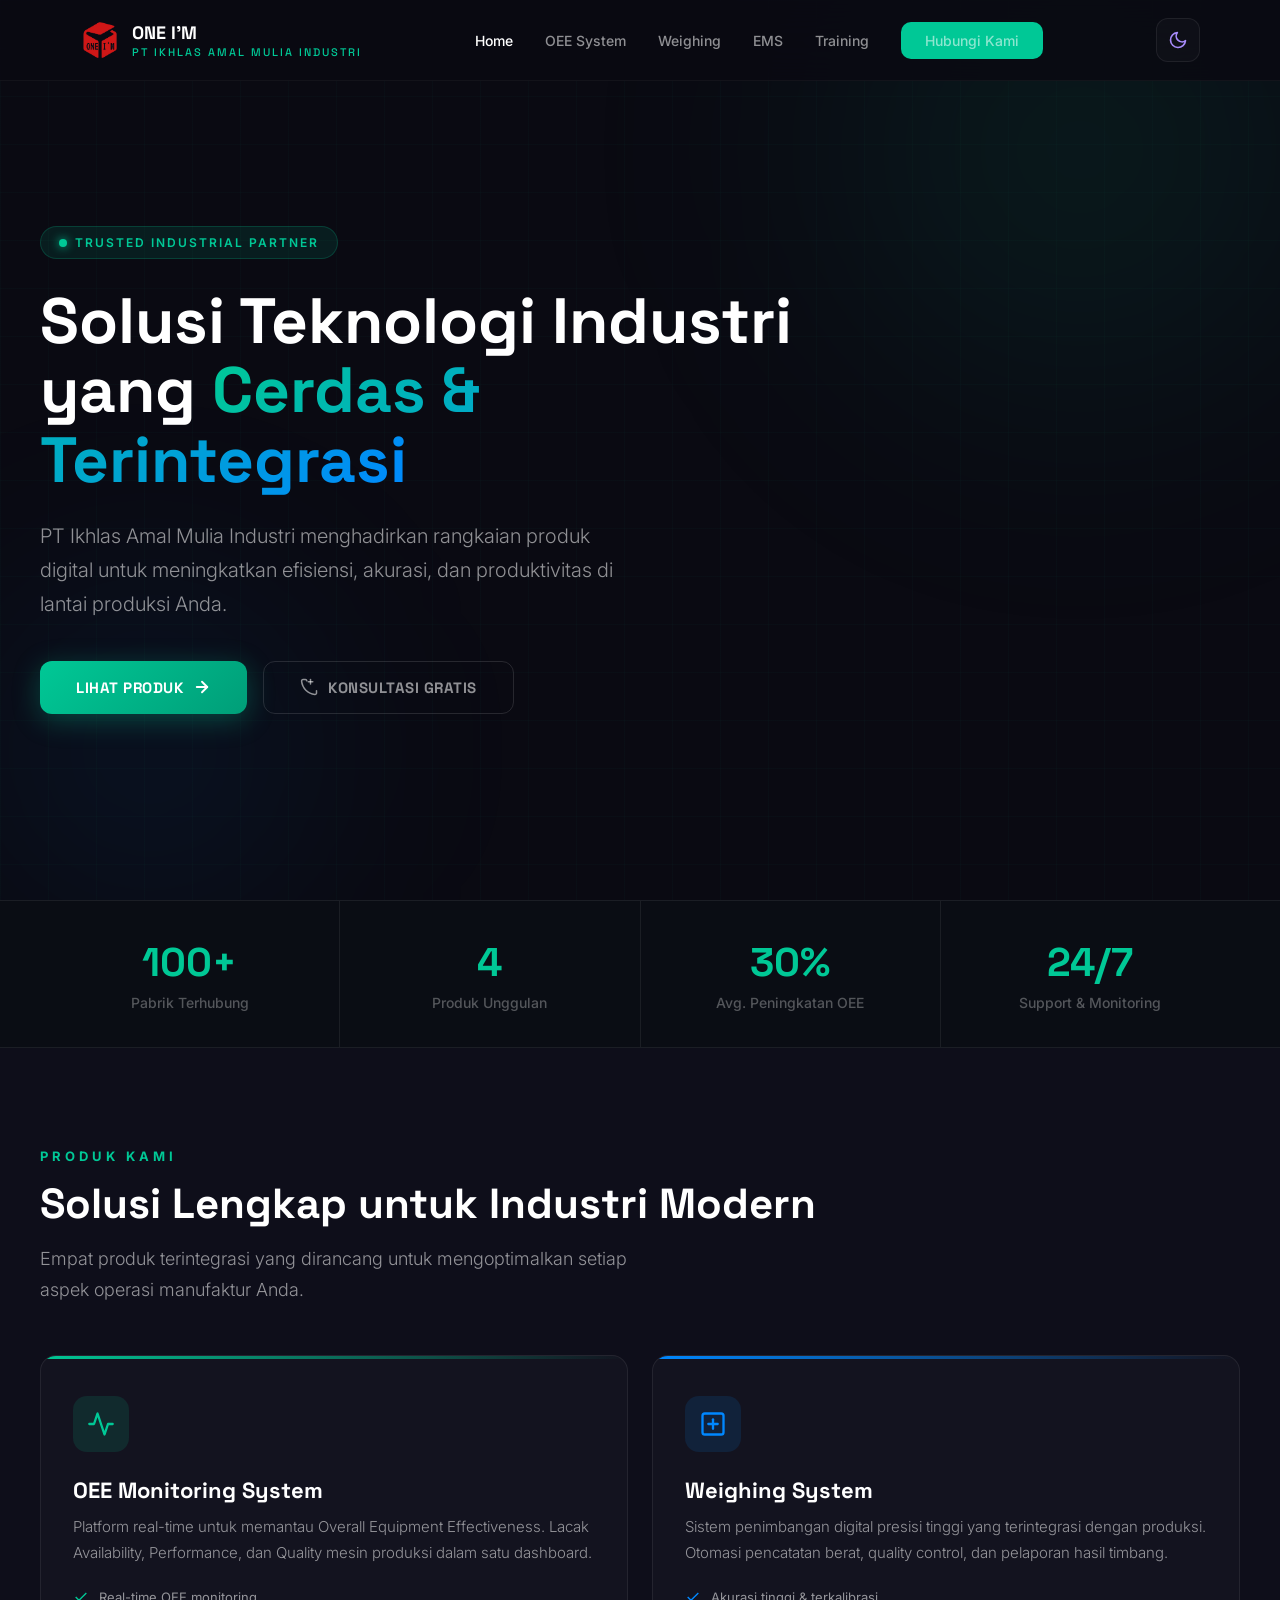
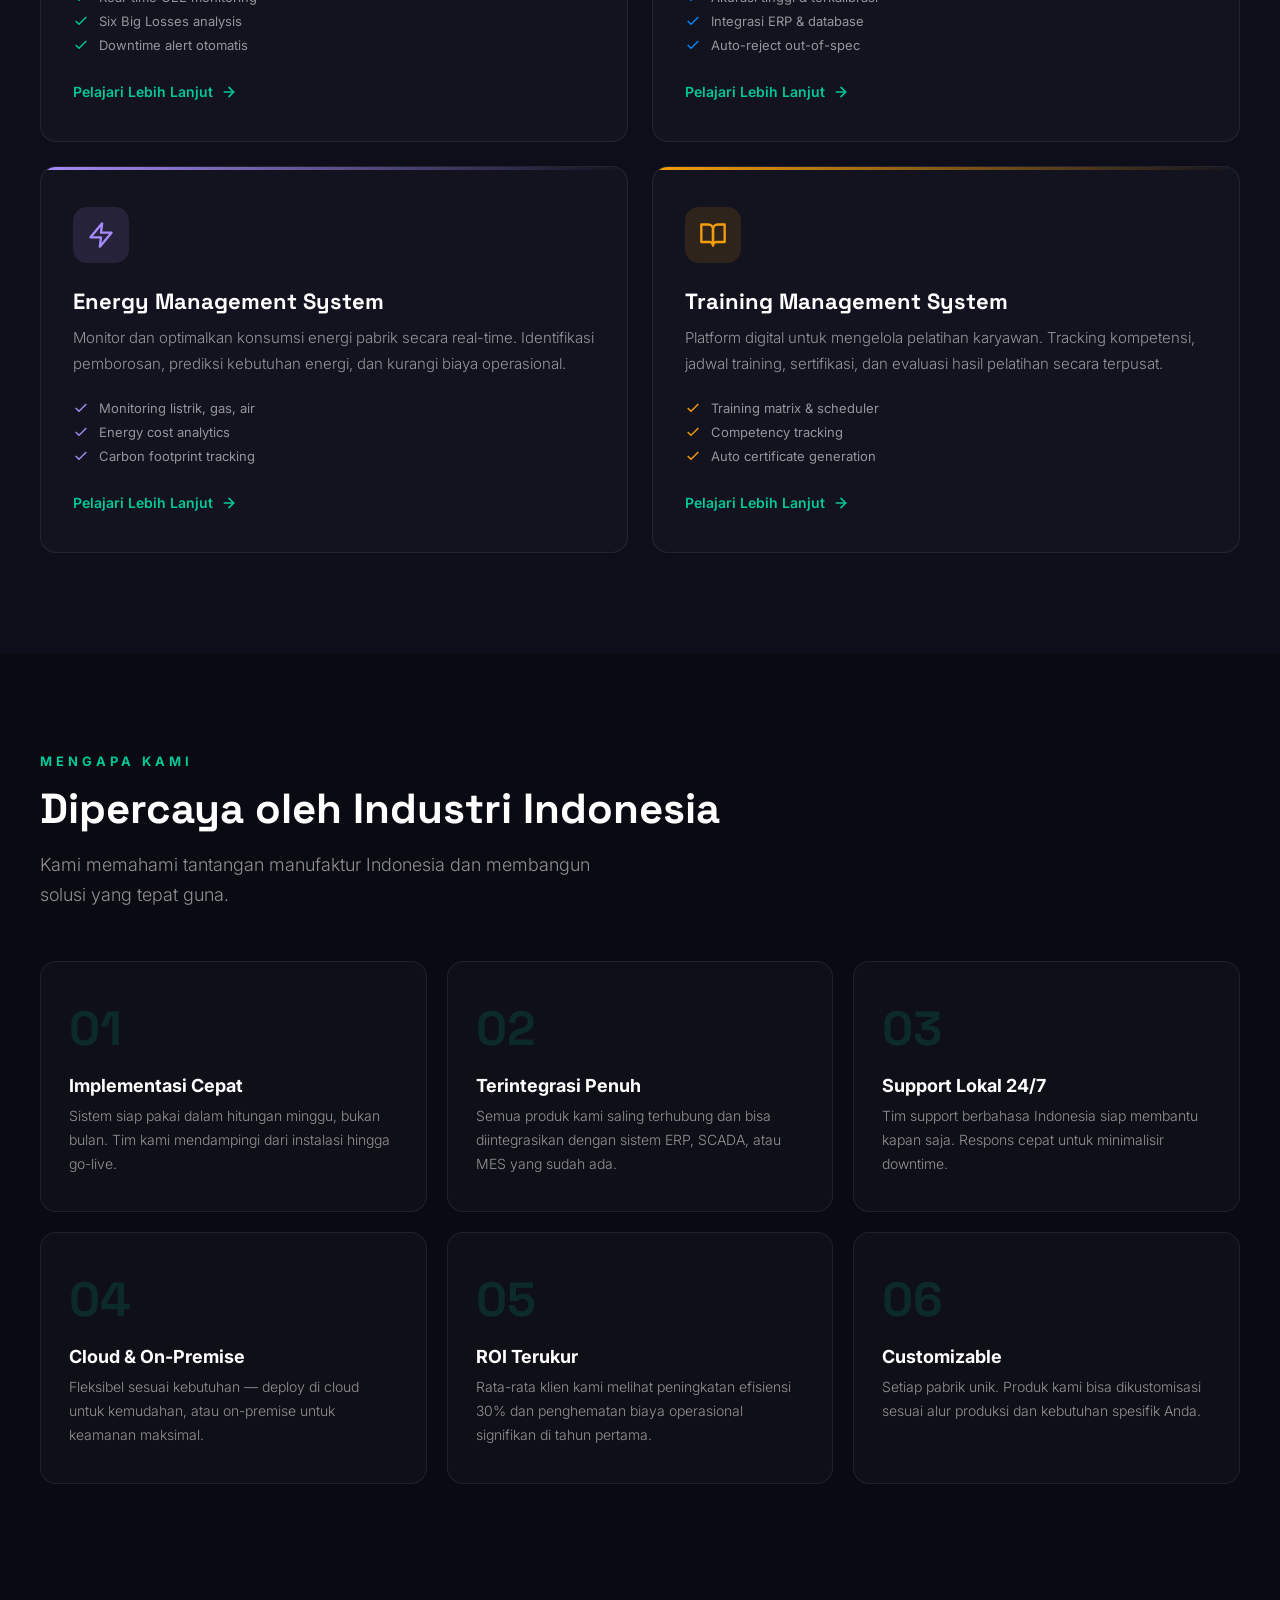
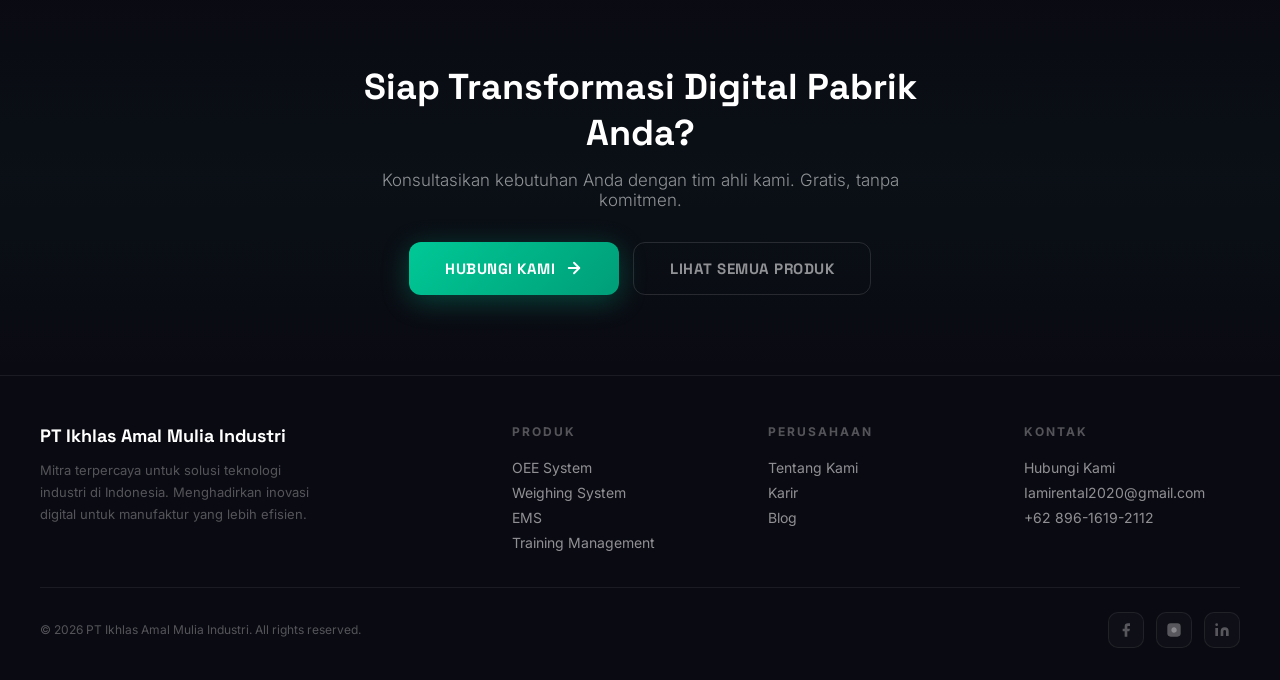
<file: index.html>
<!DOCTYPE html>
<html lang="id">
<head>
<meta charset="UTF-8">
<meta name="viewport" content="width=device-width, initial-scale=1.0">
<link rel="icon" type="image/x-icon" href="img/favicon.ico">
<link rel="apple-touch-icon" sizes="180x180" href="img/favicon-180.png">
<title>PT Ikhlas Amal Mulia Industri — Industrial Technology Solutions</title>
<link rel="preconnect" href="https://fonts.googleapis.com">
<link href="https://fonts.googleapis.com/css2?family=Inter:wght@300;400;500;600;700;800;900&family=Space+Grotesk:wght@400;500;600;700;800&family=JetBrains+Mono:wght@400;500;600&display=swap" rel="stylesheet">
<link rel="stylesheet" href="css/theme.css">
<script src="theme.js"></script>
<link rel="stylesheet" href="css/main.css">
</head>
<body>

<!-- NAV -->
<nav class="nav">
  <div class="nav-inner">
    <a href="index.html" class="nav-logo">
      <div class="nav-logo-icon"><img src="img/logo.png" alt="ONE I'M Logo"></div>
      <div class="nav-brand">ONE I'M<span>PT Ikhlas Amal Mulia Industri</span></div>
    </a>
    <div class="nav-links">
      <a href="index.html" class="active">Home</a>
      <a href="oee.html">OEE System</a>
      <a href="weighing.html">Weighing</a>
      <a href="ems.html">EMS</a>
      <a href="training.html">Training</a>
      <a href="contact.html" class="nav-cta">Hubungi Kami</a>
    </div>
    <button class="theme-toggle" onclick="toggleTheme()" aria-label="Toggle theme">
      <svg class="icon-moon" viewBox="0 0 24 24" fill="none" stroke-width="2" stroke-linecap="round" stroke-linejoin="round"><path d="M21 12.79A9 9 0 1 1 11.21 3 7 7 0 0 0 21 12.79z"/></svg>
      <svg class="icon-sun" viewBox="0 0 24 24" fill="none" stroke-width="2" stroke-linecap="round" stroke-linejoin="round"><circle cx="12" cy="12" r="5"/><line x1="12" y1="1" x2="12" y2="3"/><line x1="12" y1="21" x2="12" y2="23"/><line x1="4.22" y1="4.22" x2="5.64" y2="5.64"/><line x1="18.36" y1="18.36" x2="19.78" y2="19.78"/><line x1="1" y1="12" x2="3" y2="12"/><line x1="21" y1="12" x2="23" y2="12"/><line x1="4.22" y1="19.78" x2="5.64" y2="18.36"/><line x1="18.36" y1="5.64" x2="19.78" y2="4.22"/></svg>
    </button>
    <div class="hamburger" onclick="toggleMobileMenu()">
      <span></span><span></span><span></span>
    </div>
  </div>
</nav>
<div class="mobile-menu" id="mobileMenu">
  <a href="index.html">Home</a>
  <a href="oee.html">OEE System</a>
  <a href="weighing.html">Weighing System</a>
  <a href="ems.html">EMS</a>
  <a href="training.html">Training Management</a>
  <a href="contact.html">Hubungi Kami</a>
  <div class="mobile-theme-toggle" onclick="toggleTheme()">
    <svg viewBox="0 0 24 24" fill="none" stroke="currentColor" stroke-width="2"><path d="M21 12.79A9 9 0 1 1 11.21 3 7 7 0 0 0 21 12.79z"/></svg>
    <span class="label-dark">Mode Siang</span>
    <span class="label-light">Mode Malam</span>
  </div>
</div>

<!-- HERO -->
<section class="hero">
  <div class="hero-bg">
    <div class="hero-glow1"></div>
    <div class="hero-glow2"></div>
    <div class="hero-grid"></div>
  </div>
  <div class="hero-inner">
    <div class="hero-badge">Trusted Industrial Partner</div>
    <h1>Solusi Teknologi Industri yang <em>Cerdas & Terintegrasi</em></h1>
    <p class="hero-sub">PT Ikhlas Amal Mulia Industri menghadirkan rangkaian produk digital untuk meningkatkan efisiensi, akurasi, dan produktivitas di lantai produksi Anda.</p>
    <div class="hero-actions">
      <a href="#products" class="btn btn-primary">
        Lihat Produk
        <svg viewBox="0 0 24 24" fill="none" stroke="currentColor" stroke-width="2.5" stroke-linecap="round" stroke-linejoin="round"><line x1="5" y1="12" x2="19" y2="12"/><polyline points="12 5 19 12 12 19"/></svg>
      </a>
      <a href="contact.html" class="btn btn-outline">
        <svg viewBox="0 0 24 24" fill="none" stroke="currentColor" stroke-width="2" stroke-linecap="round" stroke-linejoin="round"><path d="M22 16.92v3a2 2 0 0 1-2.18 2A19.79 19.79 0 0 1 2.12 4.18 2 2 0 0 1 4.11 2h3a2 2 0 0 1 2 1.72"/><line x1="14" y1="2" x2="14" y2="8"/><line x1="11" y1="5" x2="17" y2="5"/></svg>
        Konsultasi Gratis
      </a>
    </div>
  </div>
</section>

<!-- STATS -->
<div class="stats-strip">
  <div class="stats-inner">
    <div class="stat-item"><div class="stat-num">100+</div><div class="stat-label">Pabrik Terhubung</div></div>
    <div class="stat-item"><div class="stat-num">4</div><div class="stat-label">Produk Unggulan</div></div>
    <div class="stat-item"><div class="stat-num">30%</div><div class="stat-label">Avg. Peningkatan OEE</div></div>
    <div class="stat-item"><div class="stat-num">24/7</div><div class="stat-label">Support & Monitoring</div></div>
  </div>
</div>

<!-- PRODUCTS -->
<section class="section" id="products" style="background:var(--bg2);">
  <div class="section-inner">
    <div class="section-tag">Produk Kami</div>
    <div class="section-title">Solusi Lengkap untuk Industri Modern</div>
    <p class="section-desc">Empat produk terintegrasi yang dirancang untuk mengoptimalkan setiap aspek operasi manufaktur Anda.</p>

    <div class="products-grid">
      <!-- OEE -->
      <div class="product-card pc-green">
        <div class="pc-icon pi-green">
          <svg viewBox="0 0 24 24" fill="none" stroke="#00c896" stroke-width="2" stroke-linecap="round" stroke-linejoin="round"><polyline points="22 12 18 12 15 21 9 3 6 12 2 12"/></svg>
        </div>
        <div class="pc-title">OEE Monitoring System</div>
        <p class="pc-desc">Platform real-time untuk memantau Overall Equipment Effectiveness. Lacak Availability, Performance, dan Quality mesin produksi dalam satu dashboard.</p>
        <div class="pc-features">
          <div class="pc-feat"><svg viewBox="0 0 24 24" fill="none" stroke="#00c896" stroke-width="2"><polyline points="20 6 9 17 4 12"/></svg>Real-time OEE monitoring</div>
          <div class="pc-feat"><svg viewBox="0 0 24 24" fill="none" stroke="#00c896" stroke-width="2"><polyline points="20 6 9 17 4 12"/></svg>Six Big Losses analysis</div>
          <div class="pc-feat"><svg viewBox="0 0 24 24" fill="none" stroke="#00c896" stroke-width="2"><polyline points="20 6 9 17 4 12"/></svg>Downtime alert otomatis</div>
        </div>
        <a href="oee.html" class="pc-link">Pelajari Lebih Lanjut <svg viewBox="0 0 24 24" fill="none" stroke="currentColor" stroke-width="2.5" stroke-linecap="round" stroke-linejoin="round"><line x1="5" y1="12" x2="19" y2="12"/><polyline points="12 5 19 12 12 19"/></svg></a>
      </div>

      <!-- Weighing -->
      <div class="product-card pc-blue">
        <div class="pc-icon pi-blue">
          <svg viewBox="0 0 24 24" fill="none" stroke="#0088ff" stroke-width="2" stroke-linecap="round" stroke-linejoin="round"><rect x="3" y="3" width="18" height="18" rx="2"/><path d="M12 8v8"/><path d="M8 12h8"/></svg>
        </div>
        <div class="pc-title">Weighing System</div>
        <p class="pc-desc">Sistem penimbangan digital presisi tinggi yang terintegrasi dengan produksi. Otomasi pencatatan berat, quality control, dan pelaporan hasil timbang.</p>
        <div class="pc-features">
          <div class="pc-feat"><svg viewBox="0 0 24 24" fill="none" stroke="#0088ff" stroke-width="2"><polyline points="20 6 9 17 4 12"/></svg>Akurasi tinggi &amp; terkalibrasi</div>
          <div class="pc-feat"><svg viewBox="0 0 24 24" fill="none" stroke="#0088ff" stroke-width="2"><polyline points="20 6 9 17 4 12"/></svg>Integrasi ERP &amp; database</div>
          <div class="pc-feat"><svg viewBox="0 0 24 24" fill="none" stroke="#0088ff" stroke-width="2"><polyline points="20 6 9 17 4 12"/></svg>Auto-reject out-of-spec</div>
        </div>
        <a href="weighing.html" class="pc-link">Pelajari Lebih Lanjut <svg viewBox="0 0 24 24" fill="none" stroke="currentColor" stroke-width="2.5" stroke-linecap="round" stroke-linejoin="round"><line x1="5" y1="12" x2="19" y2="12"/><polyline points="12 5 19 12 12 19"/></svg></a>
      </div>

      <!-- EMS -->
      <div class="product-card pc-purple">
        <div class="pc-icon pi-purple">
          <svg viewBox="0 0 24 24" fill="none" stroke="#a78bfa" stroke-width="2" stroke-linecap="round" stroke-linejoin="round"><path d="M13 2L3 14h9l-1 8 10-12h-9l1-8z"/></svg>
        </div>
        <div class="pc-title">Energy Management System</div>
        <p class="pc-desc">Monitor dan optimalkan konsumsi energi pabrik secara real-time. Identifikasi pemborosan, prediksi kebutuhan energi, dan kurangi biaya operasional.</p>
        <div class="pc-features">
          <div class="pc-feat"><svg viewBox="0 0 24 24" fill="none" stroke="#a78bfa" stroke-width="2"><polyline points="20 6 9 17 4 12"/></svg>Monitoring listrik, gas, air</div>
          <div class="pc-feat"><svg viewBox="0 0 24 24" fill="none" stroke="#a78bfa" stroke-width="2"><polyline points="20 6 9 17 4 12"/></svg>Energy cost analytics</div>
          <div class="pc-feat"><svg viewBox="0 0 24 24" fill="none" stroke="#a78bfa" stroke-width="2"><polyline points="20 6 9 17 4 12"/></svg>Carbon footprint tracking</div>
        </div>
        <a href="ems.html" class="pc-link">Pelajari Lebih Lanjut <svg viewBox="0 0 24 24" fill="none" stroke="currentColor" stroke-width="2.5" stroke-linecap="round" stroke-linejoin="round"><line x1="5" y1="12" x2="19" y2="12"/><polyline points="12 5 19 12 12 19"/></svg></a>
      </div>

      <!-- Training -->
      <div class="product-card pc-orange">
        <div class="pc-icon pi-orange">
          <svg viewBox="0 0 24 24" fill="none" stroke="#f59e0b" stroke-width="2" stroke-linecap="round" stroke-linejoin="round"><path d="M2 3h6a4 4 0 0 1 4 4v14a3 3 0 0 0-3-3H2z"/><path d="M22 3h-6a4 4 0 0 0-4 4v14a3 3 0 0 1 3-3h7z"/></svg>
        </div>
        <div class="pc-title">Training Management System</div>
        <p class="pc-desc">Platform digital untuk mengelola pelatihan karyawan. Tracking kompetensi, jadwal training, sertifikasi, dan evaluasi hasil pelatihan secara terpusat.</p>
        <div class="pc-features">
          <div class="pc-feat"><svg viewBox="0 0 24 24" fill="none" stroke="#f59e0b" stroke-width="2"><polyline points="20 6 9 17 4 12"/></svg>Training matrix &amp; scheduler</div>
          <div class="pc-feat"><svg viewBox="0 0 24 24" fill="none" stroke="#f59e0b" stroke-width="2"><polyline points="20 6 9 17 4 12"/></svg>Competency tracking</div>
          <div class="pc-feat"><svg viewBox="0 0 24 24" fill="none" stroke="#f59e0b" stroke-width="2"><polyline points="20 6 9 17 4 12"/></svg>Auto certificate generation</div>
        </div>
        <a href="training.html" class="pc-link">Pelajari Lebih Lanjut <svg viewBox="0 0 24 24" fill="none" stroke="currentColor" stroke-width="2.5" stroke-linecap="round" stroke-linejoin="round"><line x1="5" y1="12" x2="19" y2="12"/><polyline points="12 5 19 12 12 19"/></svg></a>
      </div>
    </div>
  </div>
</section>

<!-- WHY US -->
<section class="section">
  <div class="section-inner">
    <div class="section-tag">Mengapa Kami</div>
    <div class="section-title">Dipercaya oleh Industri Indonesia</div>
    <p class="section-desc">Kami memahami tantangan manufaktur Indonesia dan membangun solusi yang tepat guna.</p>
    <div class="why-grid">
      <div class="why-card">
        <div class="why-num">01</div>
        <div class="why-title">Implementasi Cepat</div>
        <div class="why-desc">Sistem siap pakai dalam hitungan minggu, bukan bulan. Tim kami mendampingi dari instalasi hingga go-live.</div>
      </div>
      <div class="why-card">
        <div class="why-num">02</div>
        <div class="why-title">Terintegrasi Penuh</div>
        <div class="why-desc">Semua produk kami saling terhubung dan bisa diintegrasikan dengan sistem ERP, SCADA, atau MES yang sudah ada.</div>
      </div>
      <div class="why-card">
        <div class="why-num">03</div>
        <div class="why-title">Support Lokal 24/7</div>
        <div class="why-desc">Tim support berbahasa Indonesia siap membantu kapan saja. Respons cepat untuk minimalisir downtime.</div>
      </div>
      <div class="why-card">
        <div class="why-num">04</div>
        <div class="why-title">Cloud & On-Premise</div>
        <div class="why-desc">Fleksibel sesuai kebutuhan — deploy di cloud untuk kemudahan, atau on-premise untuk keamanan maksimal.</div>
      </div>
      <div class="why-card">
        <div class="why-num">05</div>
        <div class="why-title">ROI Terukur</div>
        <div class="why-desc">Rata-rata klien kami melihat peningkatan efisiensi 30% dan penghematan biaya operasional signifikan di tahun pertama.</div>
      </div>
      <div class="why-card">
        <div class="why-num">06</div>
        <div class="why-title">Customizable</div>
        <div class="why-desc">Setiap pabrik unik. Produk kami bisa dikustomisasi sesuai alur produksi dan kebutuhan spesifik Anda.</div>
      </div>
    </div>
  </div>
</section>

<!-- CTA -->
<section class="cta-section">
  <div class="cta-inner">
    <div class="cta-title">Siap Transformasi Digital Pabrik Anda?</div>
    <p class="cta-desc">Konsultasikan kebutuhan Anda dengan tim ahli kami. Gratis, tanpa komitmen.</p>
    <div style="display:flex;gap:14px;justify-content:center;flex-wrap:wrap;">
      <a href="contact.html" class="btn btn-primary">Hubungi Kami <svg viewBox="0 0 24 24" fill="none" stroke="currentColor" stroke-width="2.5" stroke-linecap="round" stroke-linejoin="round"><line x1="5" y1="12" x2="19" y2="12"/><polyline points="12 5 19 12 12 19"/></svg></a>
      <a href="#products" class="btn btn-outline">Lihat Semua Produk</a>
    </div>
  </div>
</section>

<!-- FOOTER -->
<footer class="footer">
  <div class="footer-inner">
    <div>
      <div class="footer-brand">PT Ikhlas Amal Mulia Industri</div>
      <p class="footer-brand-desc">Mitra terpercaya untuk solusi teknologi industri di Indonesia. Menghadirkan inovasi digital untuk manufaktur yang lebih efisien.</p>
    </div>
    <div class="footer-col">
      <div class="footer-col-title">Produk</div>
      <a href="oee.html">OEE System</a>
      <a href="weighing.html">Weighing System</a>
      <a href="ems.html">EMS</a>
      <a href="training.html">Training Management</a>
    </div>
    <div class="footer-col">
      <div class="footer-col-title">Perusahaan</div>
      <a href="#">Tentang Kami</a>
      <a href="#">Karir</a>
      <a href="#">Blog</a>
    </div>
    <div class="footer-col">
      <div class="footer-col-title">Kontak</div>
      <a href="contact.html">Hubungi Kami</a>
      <a href="#">Iamirental2020@gmail.com</a>
      <a href="#">+62 896-1619-2112</a>
    </div>
  </div>
  <div class="footer-bottom">
    <div class="footer-copy">&copy; 2026 PT Ikhlas Amal Mulia Industri. All rights reserved.</div>
    <div class="footer-socials">
      <a href="#" class="footer-social"><svg viewBox="0 0 24 24"><path d="M18 2h-3a5 5 0 0 0-5 5v3H7v4h3v8h4v-8h3l1-4h-4V7a1 1 0 0 1 1-1h3z"/></svg></a>
      <a href="#" class="footer-social"><svg viewBox="0 0 24 24"><rect x="2" y="2" width="20" height="20" rx="5"/><path d="M16 11.37A4 4 0 1 1 12.63 8 4 4 0 0 1 16 11.37z"/><line x1="17.5" y1="6.5" x2="17.51" y2="6.5"/></svg></a>
      <a href="#" class="footer-social"><svg viewBox="0 0 24 24"><path d="M16 8a6 6 0 0 1 6 6v7h-4v-7a2 2 0 0 0-2-2 2 2 0 0 0-2 2v7h-4v-7a6 6 0 0 1 6-6z"/><rect x="2" y="9" width="4" height="12"/><circle cx="4" cy="4" r="2"/></svg></a>
    </div>
  </div>
</footer>

</body>
</html>
</file>
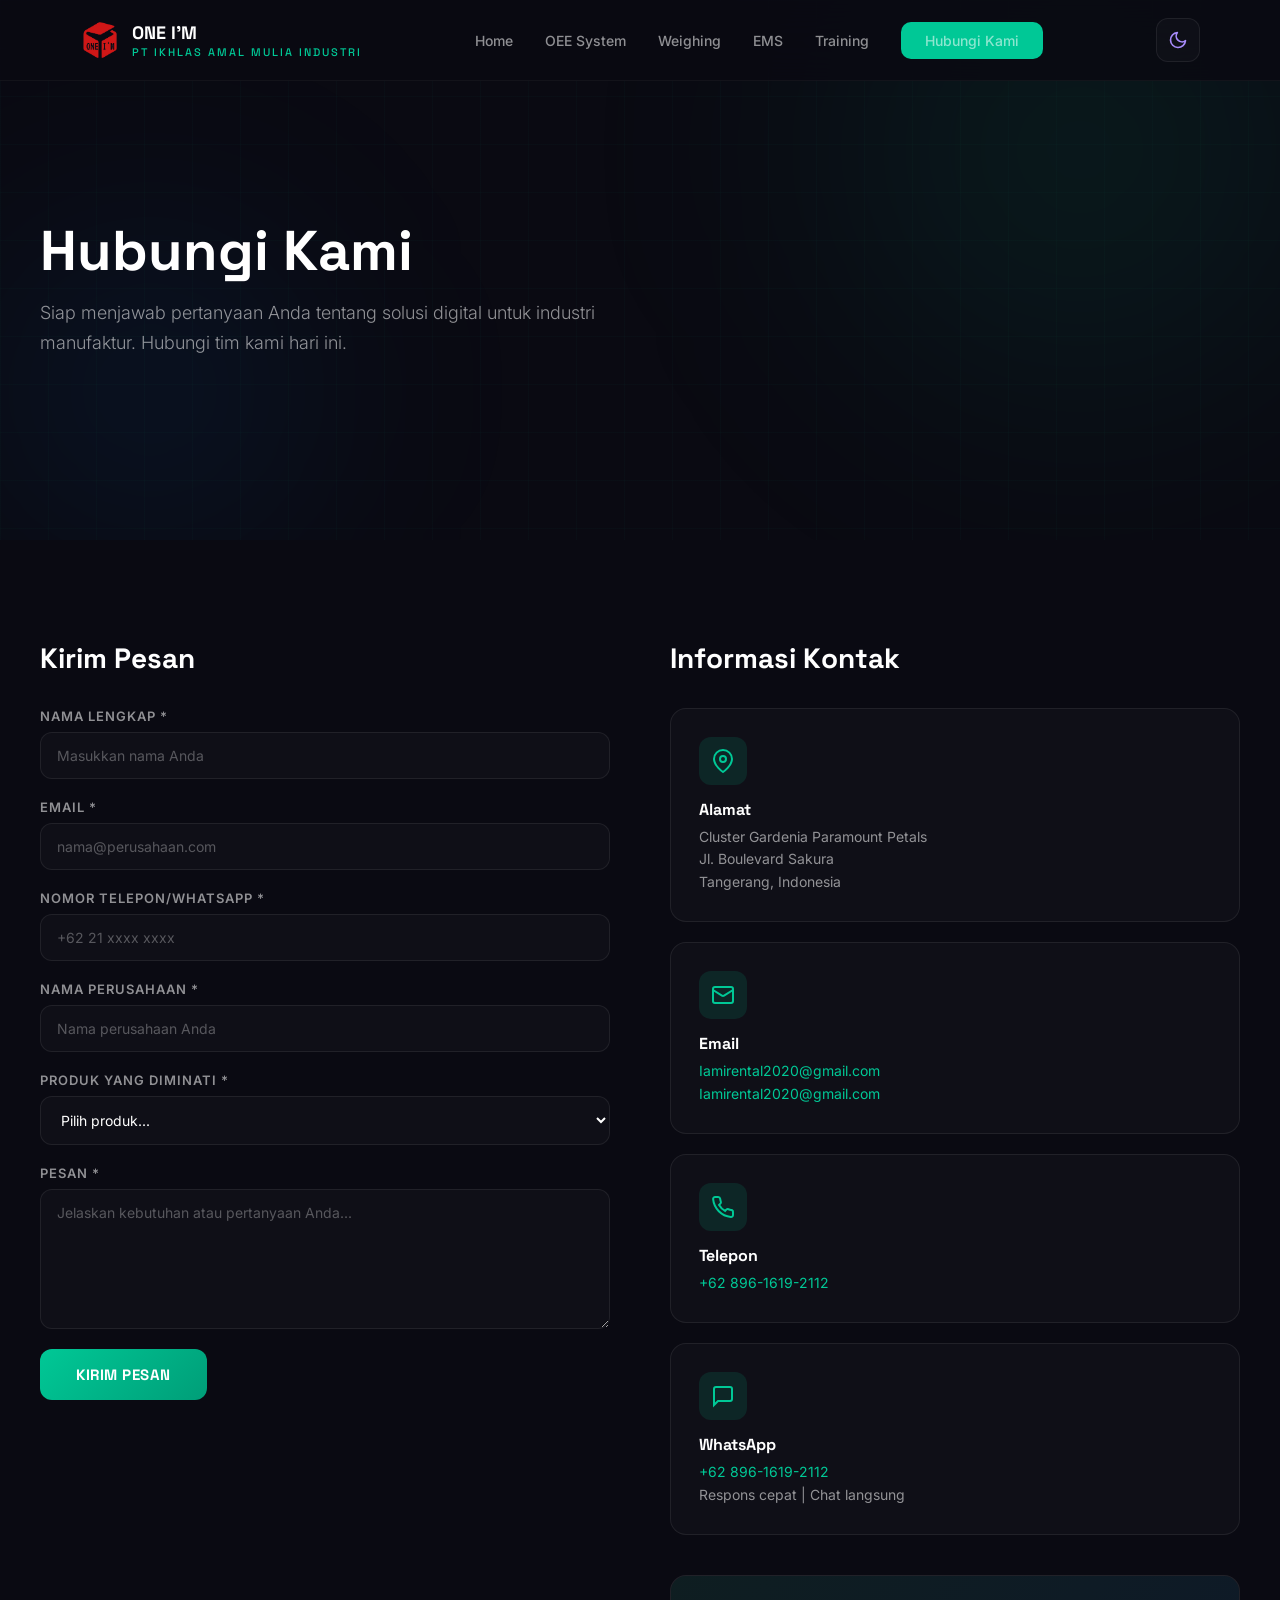
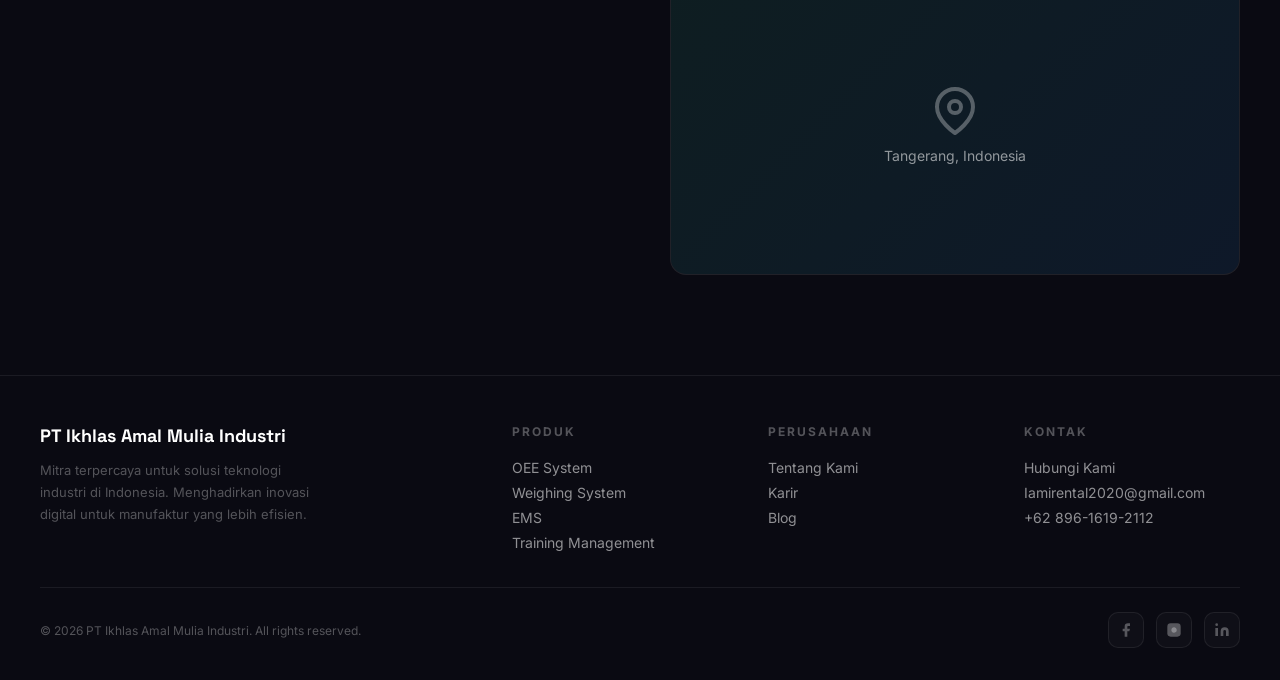
<file: contact.html>
<!DOCTYPE html>
<html lang="id">
<head>
<meta charset="UTF-8">
<meta name="viewport" content="width=device-width, initial-scale=1.0">
<link rel="icon" type="image/x-icon" href="img/favicon.ico">
<link rel="apple-touch-icon" sizes="180x180" href="img/favicon-180.png">
<title>Hubungi Kami — PT Ikhlas Amal Mulia Industri</title>
<link rel="preconnect" href="https://fonts.googleapis.com">
<link href="https://fonts.googleapis.com/css2?family=Inter:wght@300;400;500;600;700;800;900&family=Space+Grotesk:wght@400;500;600;700;800&family=JetBrains+Mono:wght@400;500;600&display=swap" rel="stylesheet">
<link rel="stylesheet" href="css/theme.css">
<link rel="stylesheet" href="css/contact.css">
<script src="theme.js"></script>
</head>
<body>

<!-- NAV -->
<nav class="nav">
  <div class="nav-inner">
    <a href="index.html" class="nav-logo">
      <div class="nav-logo-icon"><img src="img/logo.png" alt="ONE I'M Logo"></div>
      <div class="nav-brand">ONE I'M<span>PT Ikhlas Amal Mulia Industri</span></div>
    </a>
    <div class="nav-links">
      <a href="index.html">Home</a>
      <a href="oee.html">OEE System</a>
      <a href="weighing.html">Weighing</a>
      <a href="ems.html">EMS</a>
      <a href="training.html">Training</a>
      <a href="contact.html" class="nav-cta">Hubungi Kami</a>
    </div>
    <button class="theme-toggle" onclick="toggleTheme()" aria-label="Toggle theme">
      <svg class="icon-moon" viewBox="0 0 24 24" fill="none" stroke-width="2" stroke-linecap="round" stroke-linejoin="round"><path d="M21 12.79A9 9 0 1 1 11.21 3 7 7 0 0 0 21 12.79z"/></svg>
      <svg class="icon-sun" viewBox="0 0 24 24" fill="none" stroke-width="2" stroke-linecap="round" stroke-linejoin="round"><circle cx="12" cy="12" r="5"/><line x1="12" y1="1" x2="12" y2="3"/><line x1="12" y1="21" x2="12" y2="23"/><line x1="4.22" y1="4.22" x2="5.64" y2="5.64"/><line x1="18.36" y1="18.36" x2="19.78" y2="19.78"/><line x1="1" y1="12" x2="3" y2="12"/><line x1="21" y1="12" x2="23" y2="12"/><line x1="4.22" y1="19.78" x2="5.64" y2="18.36"/><line x1="18.36" y1="5.64" x2="19.78" y2="4.22"/></svg>
    </button>
    <div class="hamburger" onclick="toggleMobileMenu()">
      <span></span><span></span><span></span>
    </div>
  </div>
</nav>
<div class="mobile-menu" id="mobileMenu">
  <a href="index.html">Home</a>
  <a href="oee.html">OEE System</a>
  <a href="weighing.html">Weighing System</a>
  <a href="ems.html">EMS</a>
  <a href="training.html">Training Management</a>
  <a href="contact.html">Hubungi Kami</a>
  <div class="mobile-theme-toggle" onclick="toggleTheme()">
    <svg viewBox="0 0 24 24" fill="none" stroke="currentColor" stroke-width="2"><path d="M21 12.79A9 9 0 1 1 11.21 3 7 7 0 0 0 21 12.79z"/></svg>
    <span class="label-dark">Mode Siang</span>
    <span class="label-light">Mode Malam</span>
  </div>
</div>

<!-- HERO -->
<section class="hero">
  <div class="hero-bg">
    <div class="hero-glow1"></div>
    <div class="hero-glow2"></div>
    <div class="hero-grid"></div>
  </div>
  <div class="hero-inner">
    <h1>Hubungi Kami</h1>
    <p class="hero-sub">Siap menjawab pertanyaan Anda tentang solusi digital untuk industri manufaktur. Hubungi tim kami hari ini.</p>
  </div>
</section>

<!-- CONTACT SECTION -->
<section class="contact-section">
  <div class="contact-inner">
    <!-- FORM -->
    <div class="contact-form">
      <h2>Kirim Pesan</h2>
      <form>
        <div class="form-group">
          <label for="nama">Nama Lengkap *</label>
          <input type="text" id="nama" name="nama" placeholder="Masukkan nama Anda" required>
        </div>

        <div class="form-group">
          <label for="email">Email *</label>
          <input type="email" id="email" name="email" placeholder="nama@perusahaan.com" required>
        </div>

        <div class="form-group">
          <label for="telepon">Nomor Telepon/WhatsApp *</label>
          <input type="tel" id="telepon" name="telepon" placeholder="+62 21 xxxx xxxx" required>
        </div>

        <div class="form-group">
          <label for="perusahaan">Nama Perusahaan *</label>
          <input type="text" id="perusahaan" name="perusahaan" placeholder="Nama perusahaan Anda" required>
        </div>

        <div class="form-group">
          <label for="produk">Produk yang Diminati *</label>
          <select id="produk" name="produk" required>
            <option value="">Pilih produk...</option>
            <option value="oee">OEE Monitoring System</option>
            <option value="weighing">Weighing System</option>
            <option value="ems">EMS (Energy Management System)</option>
            <option value="training">Training Management System</option>
            <option value="semua">Konsultasi untuk semua produk</option>
          </select>
        </div>

        <div class="form-group">
          <label for="pesan">Pesan *</label>
          <textarea id="pesan" name="pesan" placeholder="Jelaskan kebutuhan atau pertanyaan Anda..." required></textarea>
        </div>

        <button type="submit" class="form-submit">Kirim Pesan</button>
      </form>
    </div>

    <!-- CONTACT INFO & MAP -->
    <div class="contact-info">
      <h2>Informasi Kontak</h2>

      <div class="info-cards">
        <div class="info-card">
          <div class="info-icon">
            <svg viewBox="0 0 24 24" fill="none" stroke="currentColor"><path d="M21 10c0 7-9 13-9 13s-9-6-9-13a9 9 0 0 1 18 0z"/><circle cx="12" cy="10" r="3"/></svg>
          </div>
          <div class="info-title">Alamat</div>
          <div class="info-content">
            Cluster Gardenia Paramount Petals<br>
            Jl. Boulevard Sakura<br>
            Tangerang, Indonesia
          </div>
        </div>

        <div class="info-card">
          <div class="info-icon">
            <svg viewBox="0 0 24 24" fill="none" stroke="currentColor"><rect x="2" y="4" width="20" height="16" rx="2"/><path d="m22 7-8.97 5.7a1.94 1.94 0 0 1-2.06 0L2 7"/></svg>
          </div>
          <div class="info-title">Email</div>
          <div class="info-content">
            <a href="mailto:Iamirental2020@gmail.com">Iamirental2020@gmail.com</a><br>
            <a href="mailto:Iamirental2020@gmail.com">Iamirental2020@gmail.com</a>
          </div>
        </div>

        <div class="info-card">
          <div class="info-icon">
            <svg viewBox="0 0 24 24" fill="none" stroke="currentColor"><path d="M22 16.92v3a2 2 0 0 1-2.18 2A19.79 19.79 0 0 1 2.12 4.18 2 2 0 0 1 4.11 2h3a2 2 0 0 1 2 1.72 12.84 12.84 0 0 0 .7 2.81 2 2 0 0 1-.45 2.11L8.09 9.91a16 16 0 0 0 6 6l1.27-1.27a2 2 0 0 1 2.11-.45 12.84 12.84 0 0 0 2.81.7A2 2 0 0 1 22 16.92z"/></svg>
          </div>
          <div class="info-title">Telepon</div>
          <div class="info-content">
            <a href="tel:+6289616192112">+62 896-1619-2112</a>
          </div>
        </div>

        <div class="info-card">
          <div class="info-icon">
            <svg viewBox="0 0 24 24" fill="none" stroke="currentColor"><path d="M21 15a2 2 0 0 1-2 2H7l-4 4V5a2 2 0 0 1 2-2h14a2 2 0 0 1 2 2z"/></svg>
          </div>
          <div class="info-title">WhatsApp</div>
          <div class="info-content">
            <a href="https://wa.me/6289616192112">+62 896-1619-2112</a><br>
            Respons cepat | Chat langsung
          </div>
        </div>
      </div>

      <div class="map-container">
        <div class="map-placeholder">
          <svg viewBox="0 0 24 24" fill="none" stroke="currentColor" stroke-width="2"><path d="M21 10c0 7-9 13-9 13s-9-6-9-13a9 9 0 0 1 18 0z"/><circle cx="12" cy="10" r="3"/></svg>
          <p>Tangerang, Indonesia</p>
        </div>
      </div>
    </div>
  </div>
</section>

<!-- FOOTER -->
<footer class="footer">
  <div class="footer-inner">
    <div>
      <div class="footer-brand">PT Ikhlas Amal Mulia Industri</div>
      <p class="footer-brand-desc">Mitra terpercaya untuk solusi teknologi industri di Indonesia. Menghadirkan inovasi digital untuk manufaktur yang lebih efisien.</p>
    </div>
    <div class="footer-col">
      <div class="footer-col-title">Produk</div>
      <a href="oee.html">OEE System</a>
      <a href="weighing.html">Weighing System</a>
      <a href="ems.html">EMS</a>
      <a href="training.html">Training Management</a>
    </div>
    <div class="footer-col">
      <div class="footer-col-title">Perusahaan</div>
      <a href="#">Tentang Kami</a>
      <a href="#">Karir</a>
      <a href="#">Blog</a>
    </div>
    <div class="footer-col">
      <div class="footer-col-title">Kontak</div>
      <a href="contact.html">Hubungi Kami</a>
      <a href="#">Iamirental2020@gmail.com</a>
      <a href="#">+62 896-1619-2112</a>
    </div>
  </div>
  <div class="footer-bottom">
    <div class="footer-copy">&copy; 2026 PT Ikhlas Amal Mulia Industri. All rights reserved.</div>
    <div class="footer-socials">
      <a href="#" class="footer-social"><svg viewBox="0 0 24 24"><path d="M18 2h-3a5 5 0 0 0-5 5v3H7v4h3v8h4v-8h3l1-4h-4V7a1 1 0 0 1 1-1h3z"/></svg></a>
      <a href="#" class="footer-social"><svg viewBox="0 0 24 24"><rect x="2" y="2" width="20" height="20" rx="5"/><path d="M16 11.37A4 4 0 1 1 12.63 8 4 4 0 0 1 16 11.37z"/><line x1="17.5" y1="6.5" x2="17.51" y2="6.5"/></svg></a>
      <a href="#" class="footer-social"><svg viewBox="0 0 24 24"><path d="M16 8a6 6 0 0 1 6 6v7h-4v-7a2 2 0 0 0-2-2 2 2 0 0 0-2 2v7h-4v-7a6 6 0 0 1 6-6z"/><rect x="2" y="9" width="4" height="12"/><circle cx="4" cy="4" r="2"/></svg></a>
    </div>
  </div>
</footer>

</body>
</html>
</file>
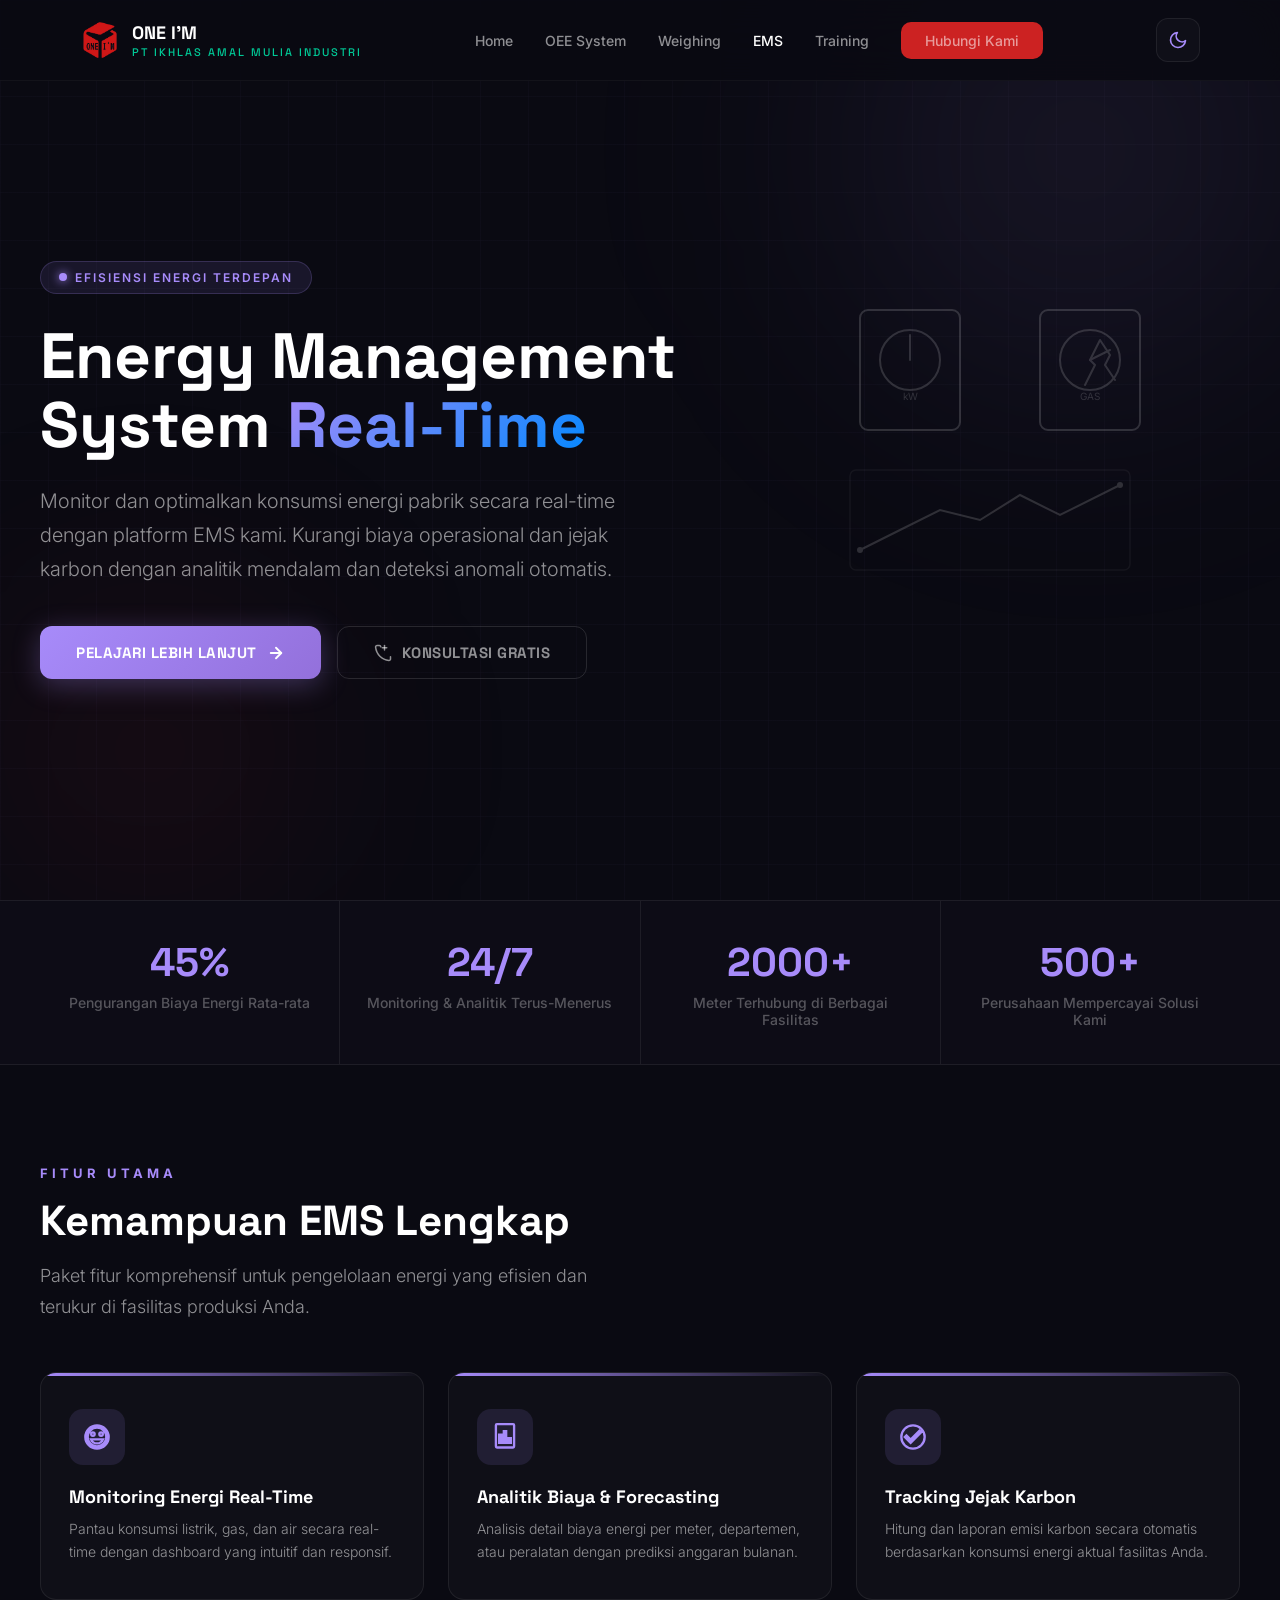
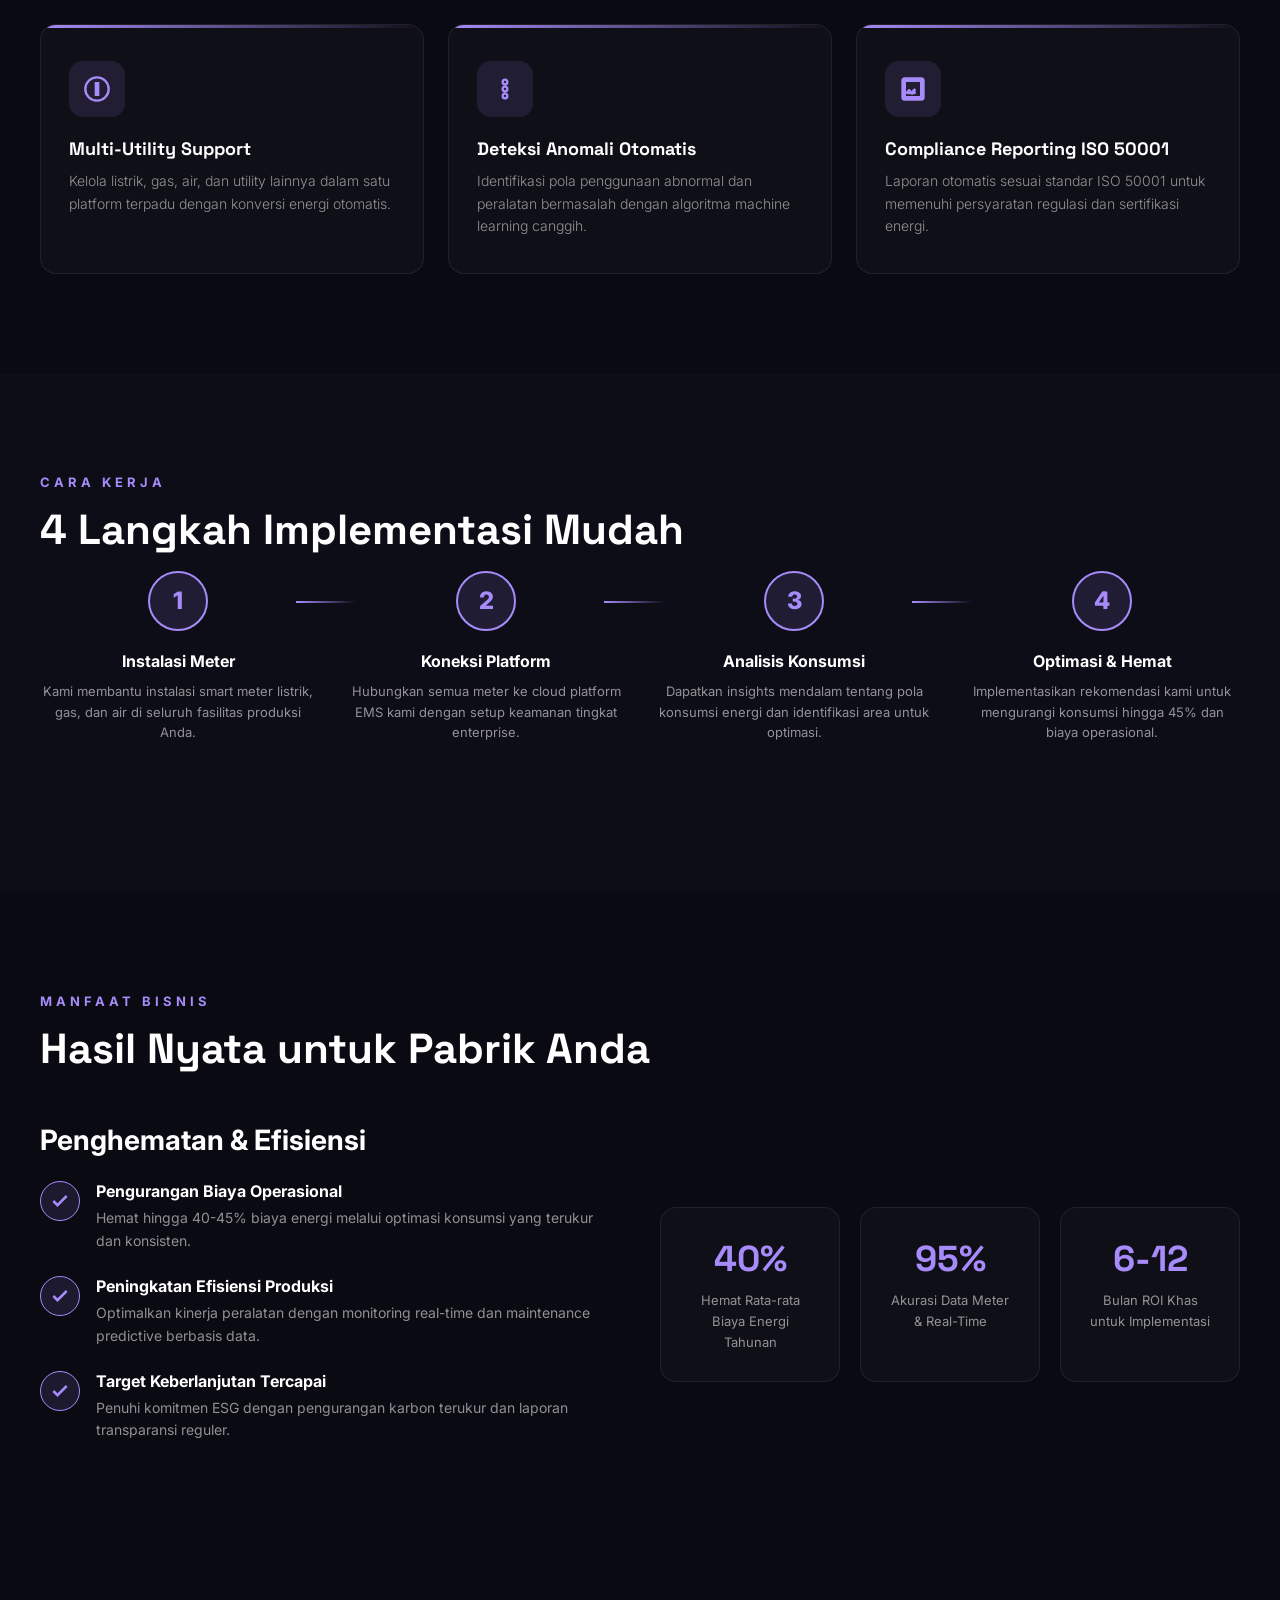
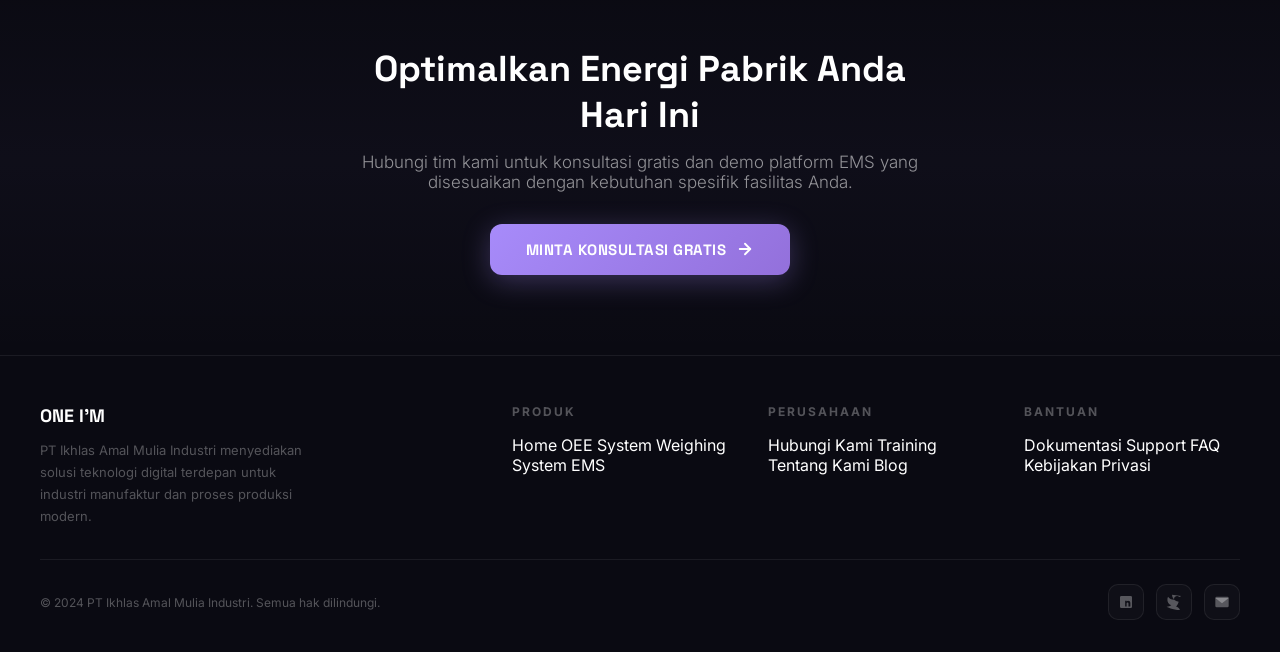
<file: ems.html>
<!DOCTYPE html>
<html lang="id">
<head>
<meta charset="UTF-8">
<meta name="viewport" content="width=device-width, initial-scale=1.0">
<link rel="icon" type="image/x-icon" href="img/favicon.ico">
<link rel="apple-touch-icon" sizes="180x180" href="img/favicon-180.png">
<title>Energy Management System (EMS) — PT Ikhlas Amal Mulia Industri</title>
<link rel="preconnect" href="https://fonts.googleapis.com">
<link href="https://fonts.googleapis.com/css2?family=Inter:wght@300;400;500;600;700;800;900&family=Space+Grotesk:wght@400;500;600;700;800&family=JetBrains+Mono:wght@400;500;600&display=swap" rel="stylesheet">
<link rel="stylesheet" href="css/theme.css">
<link rel="stylesheet" href="css/ems.css">
<script src="theme.js"></script>
</head>
<body>

<!-- NAV -->
<nav class="nav">
  <div class="nav-inner">
    <a href="index.html" class="nav-logo">
      <div class="nav-logo-icon"><img src="img/logo.png" alt="ONE I'M Logo"></div>
      <div class="nav-brand">ONE I'M<span>PT Ikhlas Amal Mulia Industri</span></div>
    </a>
    <div class="nav-links">
      <a href="index.html">Home</a>
      <a href="oee.html">OEE System</a>
      <a href="weighing.html">Weighing</a>
      <a href="ems.html" class="active">EMS</a>
      <a href="training.html">Training</a>
      <a href="contact.html" class="nav-cta">Hubungi Kami</a>
    </div>
    <button class="theme-toggle" onclick="toggleTheme()" aria-label="Toggle theme">
      <svg class="icon-moon" viewBox="0 0 24 24" fill="none" stroke-width="2" stroke-linecap="round" stroke-linejoin="round"><path d="M21 12.79A9 9 0 1 1 11.21 3 7 7 0 0 0 21 12.79z"/></svg>
      <svg class="icon-sun" viewBox="0 0 24 24" fill="none" stroke-width="2" stroke-linecap="round" stroke-linejoin="round"><circle cx="12" cy="12" r="5"/><line x1="12" y1="1" x2="12" y2="3"/><line x1="12" y1="21" x2="12" y2="23"/><line x1="4.22" y1="4.22" x2="5.64" y2="5.64"/><line x1="18.36" y1="18.36" x2="19.78" y2="19.78"/><line x1="1" y1="12" x2="3" y2="12"/><line x1="21" y1="12" x2="23" y2="12"/><line x1="4.22" y1="19.78" x2="5.64" y2="18.36"/><line x1="18.36" y1="5.64" x2="19.78" y2="4.22"/></svg>
    </button>
    <div class="hamburger" onclick="toggleMobileMenu()">
      <span></span><span></span><span></span>
    </div>
  </div>
</nav>
<div class="mobile-menu" id="mobileMenu">
  <a href="index.html">Home</a>
  <a href="oee.html">OEE System</a>
  <a href="weighing.html">Weighing System</a>
  <a href="ems.html">EMS</a>
  <a href="training.html">Training Management</a>
  <a href="contact.html">Hubungi Kami</a>
  <div class="mobile-theme-toggle" onclick="toggleTheme()">
    <svg viewBox="0 0 24 24" fill="none" stroke="currentColor" stroke-width="2"><path d="M21 12.79A9 9 0 1 1 11.21 3 7 7 0 0 0 21 12.79z"/></svg>
    <span class="label-dark">Mode Siang</span>
    <span class="label-light">Mode Malam</span>
  </div>
</div>

<!-- HERO -->
<section class="hero">
  <div class="hero-bg">
    <div class="hero-glow1"></div>
    <div class="hero-glow2"></div>
    <div class="hero-grid"></div>
  </div>
  <svg class="hero-illustration" viewBox="0 0 400 400" xmlns="http://www.w3.org/2000/svg">
    <!-- Power meters -->
    <g id="meters">
      <rect x="40" y="60" width="100" height="120" rx="8" fill="none" stroke="currentColor" stroke-width="2"/>
      <circle cx="90" cy="110" r="30" fill="none" stroke="currentColor" stroke-width="2"/>
      <line x1="90" y1="110" x2="90" y2="85" stroke="currentColor" stroke-width="2" stroke-linecap="round"/>
      <text x="90" y="150" text-anchor="middle" font-size="10" fill="currentColor">kW</text>
    </g>

    <g id="meters2" transform="translate(180, 0)">
      <rect x="40" y="60" width="100" height="120" rx="8" fill="none" stroke="currentColor" stroke-width="2"/>
      <circle cx="90" cy="110" r="30" fill="none" stroke="currentColor" stroke-width="2"/>
      <line x1="90" y1="110" x2="110" y2="100" stroke="currentColor" stroke-width="2" stroke-linecap="round"/>
      <text x="90" y="150" text-anchor="middle" font-size="10" fill="currentColor">GAS</text>
    </g>

    <!-- Graph -->
    <g id="graph" transform="translate(30, 220)">
      <rect x="0" y="0" width="280" height="100" rx="6" fill="none" stroke="currentColor" stroke-width="1.5" opacity="0.3"/>
      <polyline points="10,80 50,60 90,40 130,50 170,25 210,45 270,15" fill="none" stroke="currentColor" stroke-width="2"/>
      <circle cx="10" cy="80" r="3" fill="currentColor"/>
      <circle cx="270" cy="15" r="3" fill="currentColor"/>
    </g>

    <!-- Lightning bolt -->
    <g id="lightning" transform="translate(260, 80)">
      <path d="M 20 10 L 10 30 L 15 35 L 5 55 M 20 10 L 30 25 L 25 35 L 35 50" fill="none" stroke="currentColor" stroke-width="2" stroke-linecap="round" stroke-linejoin="round"/>
    </g>
  </svg>
  <div class="hero-inner">
    <div class="hero-badge">Efisiensi Energi Terdepan</div>
    <h1>Energy Management System <em>Real-Time</em></h1>
    <p class="hero-sub">Monitor dan optimalkan konsumsi energi pabrik secara real-time dengan platform EMS kami. Kurangi biaya operasional dan jejak karbon dengan analitik mendalam dan deteksi anomali otomatis.</p>
    <div class="hero-actions">
      <a href="#features" class="btn btn-primary">
        Pelajari Lebih Lanjut
        <svg viewBox="0 0 24 24" fill="none" stroke="currentColor" stroke-width="2.5" stroke-linecap="round" stroke-linejoin="round"><line x1="5" y1="12" x2="19" y2="12"/><polyline points="12 5 19 12 12 19"/></svg>
      </a>
      <a href="contact.html" class="btn btn-outline">
        <svg viewBox="0 0 24 24" fill="none" stroke="currentColor" stroke-width="2" stroke-linecap="round" stroke-linejoin="round"><path d="M22 16.92v3a2 2 0 0 1-2.18 2A19.79 19.79 0 0 1 2.12 4.18 2 2 0 0 1 4.11 2h3a2 2 0 0 1 2 1.72"/><line x1="14" y1="2" x2="14" y2="8"/><line x1="11" y1="5" x2="17" y2="5"/></svg>
        Konsultasi Gratis
      </a>
    </div>
  </div>
</section>

<!-- STATS -->
<div class="stats-strip">
  <div class="stats-inner">
    <div class="stat-item">
      <div class="stat-num">45%</div>
      <div class="stat-label">Pengurangan Biaya Energi Rata-rata</div>
    </div>
    <div class="stat-item">
      <div class="stat-num">24/7</div>
      <div class="stat-label">Monitoring & Analitik Terus-Menerus</div>
    </div>
    <div class="stat-item">
      <div class="stat-num">2000+</div>
      <div class="stat-label">Meter Terhubung di Berbagai Fasilitas</div>
    </div>
    <div class="stat-item">
      <div class="stat-num">500+</div>
      <div class="stat-label">Perusahaan Mempercayai Solusi Kami</div>
    </div>
  </div>
</div>

<!-- FEATURES -->
<section class="section" id="features">
  <div class="section-inner">
    <div class="section-tag">Fitur Utama</div>
    <h2 class="section-title">Kemampuan EMS Lengkap</h2>
    <p class="section-desc">Paket fitur komprehensif untuk pengelolaan energi yang efisien dan terukur di fasilitas produksi Anda.</p>

    <div class="features-grid">
      <div class="feature-card">
        <div class="feature-icon">
          <svg viewBox="0 0 24 24"><path d="M12 2C6.48 2 2 6.48 2 12s4.48 10 10 10 10-4.48 10-10S17.52 2 12 2zm0 18c-4.41 0-8-3.59-8-8s3.59-8 8-8 8 3.59 8 8-3.59 8-8 8zm3.5-9c.83 0 1.5-.67 1.5-1.5S16.33 8 15.5 8 14 8.67 14 9.5s.67 1.5 1.5 1.5zm-7 0c.83 0 1.5-.67 1.5-1.5S9.33 8 8.5 8 7 8.67 7 9.5 7.67 11 8.5 11zm3.5 6.5c2.33 0 4.31-1.46 5.11-3.5H6.89c.8 2.04 2.78 3.5 5.11 3.5z"/></svg>
        </div>
        <h3 class="feature-title">Monitoring Energi Real-Time</h3>
        <p class="feature-desc">Pantau konsumsi listrik, gas, dan air secara real-time dengan dashboard yang intuitif dan responsif.</p>
      </div>

      <div class="feature-card">
        <div class="feature-icon">
          <svg viewBox="0 0 24 24"><path d="M9 17H7v-7h2V17zm4 0h-2V7h2v10zm4 0h-2v-4h2v4z"/><path d="M5.1 21h13.8c.5 0 .9-.5.9-1V2c0-.5-.4-1-.9-1H5.1c-.5 0-.9.5-.9 1v18c0 .5.4 1 .9 1z"/></svg>
        </div>
        <h3 class="feature-title">Analitik Biaya & Forecasting</h3>
        <p class="feature-desc">Analisis detail biaya energi per meter, departemen, atau peralatan dengan prediksi anggaran bulanan.</p>
      </div>

      <div class="feature-card">
        <div class="feature-icon">
          <svg viewBox="0 0 24 24"><path d="M12 2C6.48 2 2 6.48 2 12s4.48 10 10 10 10-4.48 10-10S17.52 2 12 2zm-2 15l-5-5 1.41-1.41L10 14.17l7.59-7.59L19 8l-9 9z"/></svg>
        </div>
        <h3 class="feature-title">Tracking Jejak Karbon</h3>
        <p class="feature-desc">Hitung dan laporan emisi karbon secara otomatis berdasarkan konsumsi energi aktual fasilitas Anda.</p>
      </div>

      <div class="feature-card">
        <div class="feature-icon">
          <svg viewBox="0 0 24 24"><path d="M12 2C6.48 2 2 6.48 2 12s4.48 10 10 10 10-4.48 10-10S17.52 2 12 2zm1 15h-2v-2h2v2zm0-4h-2V7h2v6z"/></svg>
        </div>
        <h3 class="feature-title">Multi-Utility Support</h3>
        <p class="feature-desc">Kelola listrik, gas, air, dan utility lainnya dalam satu platform terpadu dengan konversi energi otomatis.</p>
      </div>

      <div class="feature-card">
        <div class="feature-icon">
          <svg viewBox="0 0 24 24"><path d="M12 8c1.1 0 2-.9 2-2s-.9-2-2-2-2 .9-2 2 .9 2 2 2zm0 2c-1.1 0-2 .9-2 2s.9 2 2 2 2-.9 2-2-.9-2-2-2zm0 6c-1.1 0-2 .9-2 2s.9 2 2 2 2-.9 2-2-.9-2-2-2z"/></svg>
        </div>
        <h3 class="feature-title">Deteksi Anomali Otomatis</h3>
        <p class="feature-desc">Identifikasi pola penggunaan abnormal dan peralatan bermasalah dengan algoritma machine learning canggih.</p>
      </div>

      <div class="feature-card">
        <div class="feature-icon">
          <svg viewBox="0 0 24 24"><path d="M19 3H5c-1.1 0-2 .9-2 2v14c0 1.1.9 2 2 2h14c1.1 0 2-.9 2-2V5c0-1.1-.9-2-2-2zm0 16H5V5h14v14zm-5.04-6.71l-2.75 3.54-2.16-2.66c-.2-.24-.58-.24-.77 0l-1.19 1.49c-.23.3-.03.84.34.84h5.63c.37 0 .57-.54.34-.84l-1.04-1.3z"/></svg>
        </div>
        <h3 class="feature-title">Compliance Reporting ISO 50001</h3>
        <p class="feature-desc">Laporan otomatis sesuai standar ISO 50001 untuk memenuhi persyaratan regulasi dan sertifikasi energi.</p>
      </div>
    </div>
  </div>
</section>

<!-- HOW IT WORKS -->
<section class="section" style="background:rgba(167,139,250,0.02);">
  <div class="section-inner">
    <div class="section-tag">Cara Kerja</div>
    <h2 class="section-title">4 Langkah Implementasi Mudah</h2>

    <div class="steps-grid">
      <div class="step-card">
        <div class="step-number">1</div>
        <h3 class="step-title">Instalasi Meter</h3>
        <p class="step-desc">Kami membantu instalasi smart meter listrik, gas, dan air di seluruh fasilitas produksi Anda.</p>
      </div>

      <div class="step-card">
        <div class="step-number">2</div>
        <h3 class="step-title">Koneksi Platform</h3>
        <p class="step-desc">Hubungkan semua meter ke cloud platform EMS kami dengan setup keamanan tingkat enterprise.</p>
      </div>

      <div class="step-card">
        <div class="step-number">3</div>
        <h3 class="step-title">Analisis Konsumsi</h3>
        <p class="step-desc">Dapatkan insights mendalam tentang pola konsumsi energi dan identifikasi area untuk optimasi.</p>
      </div>

      <div class="step-card">
        <div class="step-number">4</div>
        <h3 class="step-title">Optimasi & Hemat</h3>
        <p class="step-desc">Implementasikan rekomendasi kami untuk mengurangi konsumsi hingga 45% dan biaya operasional.</p>
      </div>
    </div>
  </div>
</section>

<!-- BENEFITS -->
<section class="section">
  <div class="section-inner">
    <div class="section-tag">Manfaat Bisnis</div>
    <h2 class="section-title">Hasil Nyata untuk Pabrik Anda</h2>

    <div class="benefits-grid">
      <div class="benefits-content">
        <h3>Penghematan & Efisiensi</h3>

        <div class="benefit-item">
          <div class="benefit-check">
            <svg viewBox="0 0 24 24" fill="none"><polyline points="20 6 9 17 4 12"/></svg>
          </div>
          <div class="benefit-text">
            <h4>Pengurangan Biaya Operasional</h4>
            <p>Hemat hingga 40-45% biaya energi melalui optimasi konsumsi yang terukur dan konsisten.</p>
          </div>
        </div>

        <div class="benefit-item">
          <div class="benefit-check">
            <svg viewBox="0 0 24 24" fill="none"><polyline points="20 6 9 17 4 12"/></svg>
          </div>
          <div class="benefit-text">
            <h4>Peningkatan Efisiensi Produksi</h4>
            <p>Optimalkan kinerja peralatan dengan monitoring real-time dan maintenance predictive berbasis data.</p>
          </div>
        </div>

        <div class="benefit-item">
          <div class="benefit-check">
            <svg viewBox="0 0 24 24" fill="none"><polyline points="20 6 9 17 4 12"/></svg>
          </div>
          <div class="benefit-text">
            <h4>Target Keberlanjutan Tercapai</h4>
            <p>Penuhi komitmen ESG dengan pengurangan karbon terukur dan laporan transparansi reguler.</p>
          </div>
        </div>
      </div>

      <div class="benefits-stats">
        <div class="benefit-stat">
          <div class="benefit-stat-num">40%</div>
          <div class="benefit-stat-label">Hemat Rata-rata Biaya Energi Tahunan</div>
        </div>
        <div class="benefit-stat">
          <div class="benefit-stat-num">95%</div>
          <div class="benefit-stat-label">Akurasi Data Meter & Real-Time</div>
        </div>
        <div class="benefit-stat">
          <div class="benefit-stat-num">6-12</div>
          <div class="benefit-stat-label">Bulan ROI Khas untuk Implementasi</div>
        </div>
      </div>
    </div>
  </div>
</section>

<!-- CTA -->
<section class="cta-section">
  <div class="cta-inner">
    <h2 class="cta-title">Optimalkan Energi Pabrik Anda Hari Ini</h2>
    <p class="cta-desc">Hubungi tim kami untuk konsultasi gratis dan demo platform EMS yang disesuaikan dengan kebutuhan spesifik fasilitas Anda.</p>
    <a href="contact.html" class="btn btn-primary">
      Minta Konsultasi Gratis
      <svg viewBox="0 0 24 24" fill="none" stroke="currentColor" stroke-width="2.5" stroke-linecap="round" stroke-linejoin="round"><line x1="5" y1="12" x2="19" y2="12"/><polyline points="12 5 19 12 12 19"/></svg>
    </a>
  </div>
</section>

<!-- FOOTER -->
<footer class="footer">
  <div class="footer-inner">
    <div>
      <div class="footer-brand">ONE I'M</div>
      <p class="footer-brand-desc">PT Ikhlas Amal Mulia Industri menyediakan solusi teknologi digital terdepan untuk industri manufaktur dan proses produksi modern.</p>
    </div>
    <div>
      <div class="footer-col-title">Produk</div>
      <a href="index.html">Home</a>
      <a href="oee.html">OEE System</a>
      <a href="weighing.html">Weighing System</a>
      <a href="ems.html">EMS</a>
    </div>
    <div>
      <div class="footer-col-title">Perusahaan</div>
      <a href="contact.html">Hubungi Kami</a>
      <a href="training.html">Training</a>
      <a href="#">Tentang Kami</a>
      <a href="#">Blog</a>
    </div>
    <div>
      <div class="footer-col-title">Bantuan</div>
      <a href="#">Dokumentasi</a>
      <a href="#">Support</a>
      <a href="#">FAQ</a>
      <a href="#">Kebijakan Privasi</a>
    </div>
  </div>
  <div class="footer-bottom">
    <p class="footer-copy">© 2024 PT Ikhlas Amal Mulia Industri. Semua hak dilindungi.</p>
    <div class="footer-socials">
      <a href="#" class="footer-social" title="LinkedIn">
        <svg viewBox="0 0 24 24"><path d="M19 3a2 2 0 0 1 2 2v14a2 2 0 0 1-2 2H5a2 2 0 0 1-2-2V5a2 2 0 0 1 2-2h14m-.5 15.5v-5.3a3.26 3.26 0 0 0-3.26-3.26c-.85 0-1.84.52-2.32 1.39v-1.2h-2.16v8.5h2.16v-4.43c0-.77.62-1.4 1.39-1.4a1.4 1.4 0 0 1 1.4 1.4v4.43h2.16M6.88 8.56a1.68 1.68 0 1 1 0-3.36 1.68 1.68 0 0 1 0 3.36m1.39 9.94h-2.78v-8.5h2.78v8.5z"/></svg>
      </a>
      <a href="#" class="footer-social" title="Twitter">
        <svg viewBox="0 0 24 24"><path d="M23 3a10.9 10.9 0 01-3.14 1.53 4.48 4.48 0 00-7.86 3v1A10.66 10.66 0 013 4s-4 9 5 13a11.64 11.64 0 01-7 2s9 5 20 5a9.5 9.5 0 00-9-5.5c4.75 2.25 7-7 7-7a10.6 10.6 0 01-10-10.5z"/></svg>
      </a>
      <a href="#" class="footer-social" title="Email">
        <svg viewBox="0 0 24 24"><rect x="2" y="4" width="20" height="16" rx="2"/><path d="M2 6l10 8 10-8"/></svg>
      </a>
    </div>
  </div>
</footer>

</body>
</html>
</file>
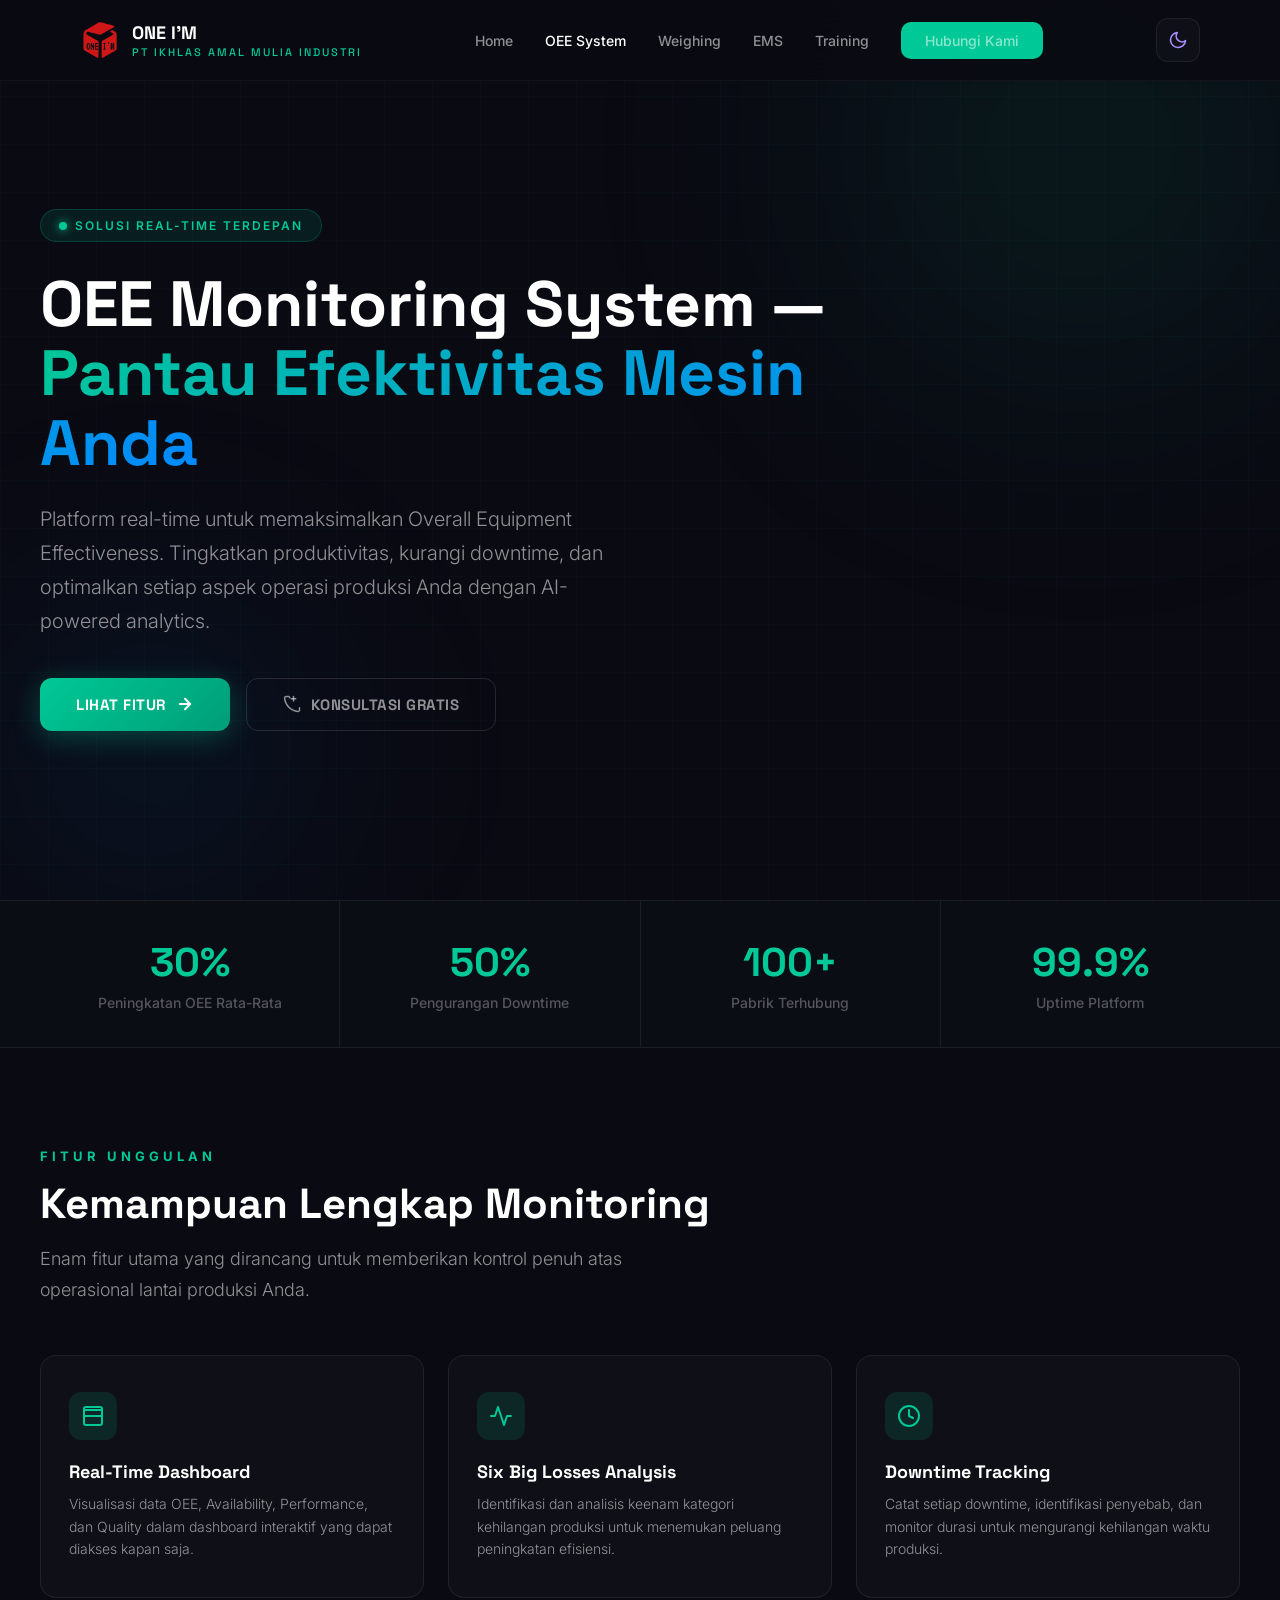
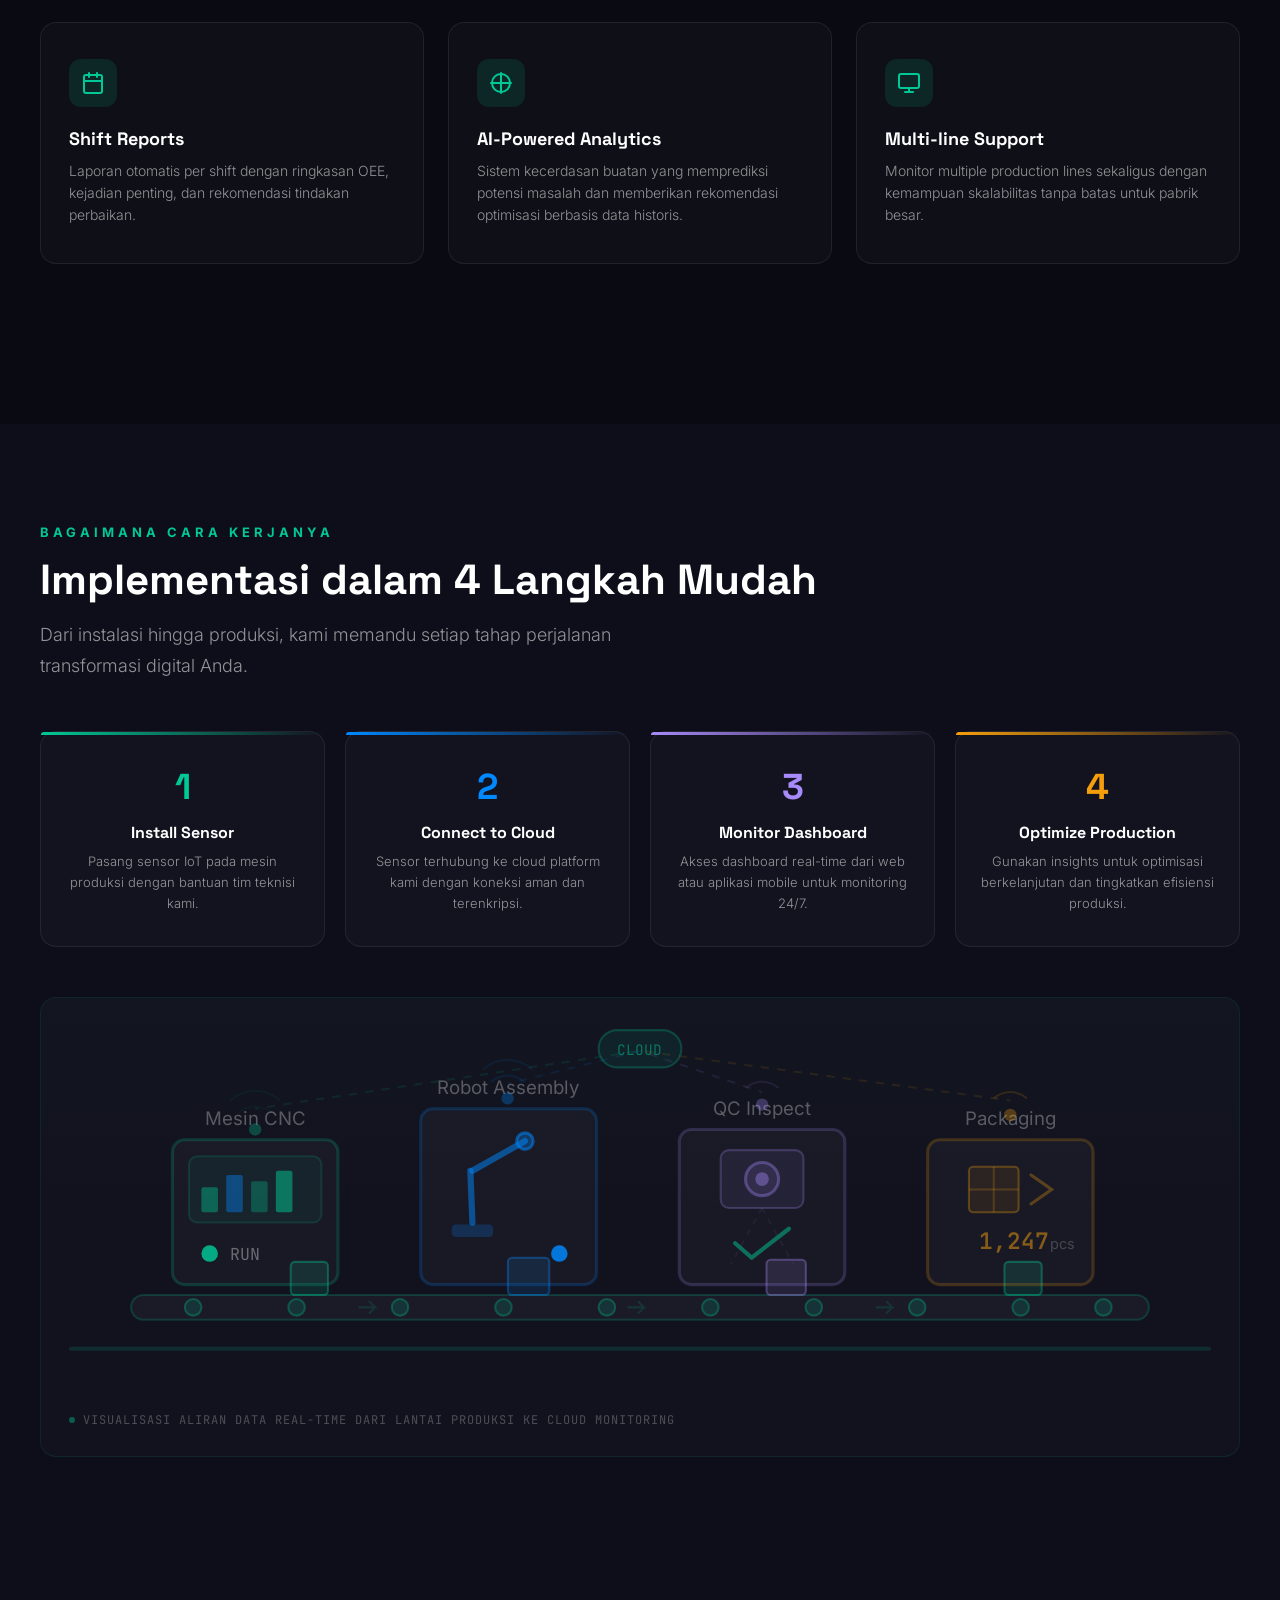
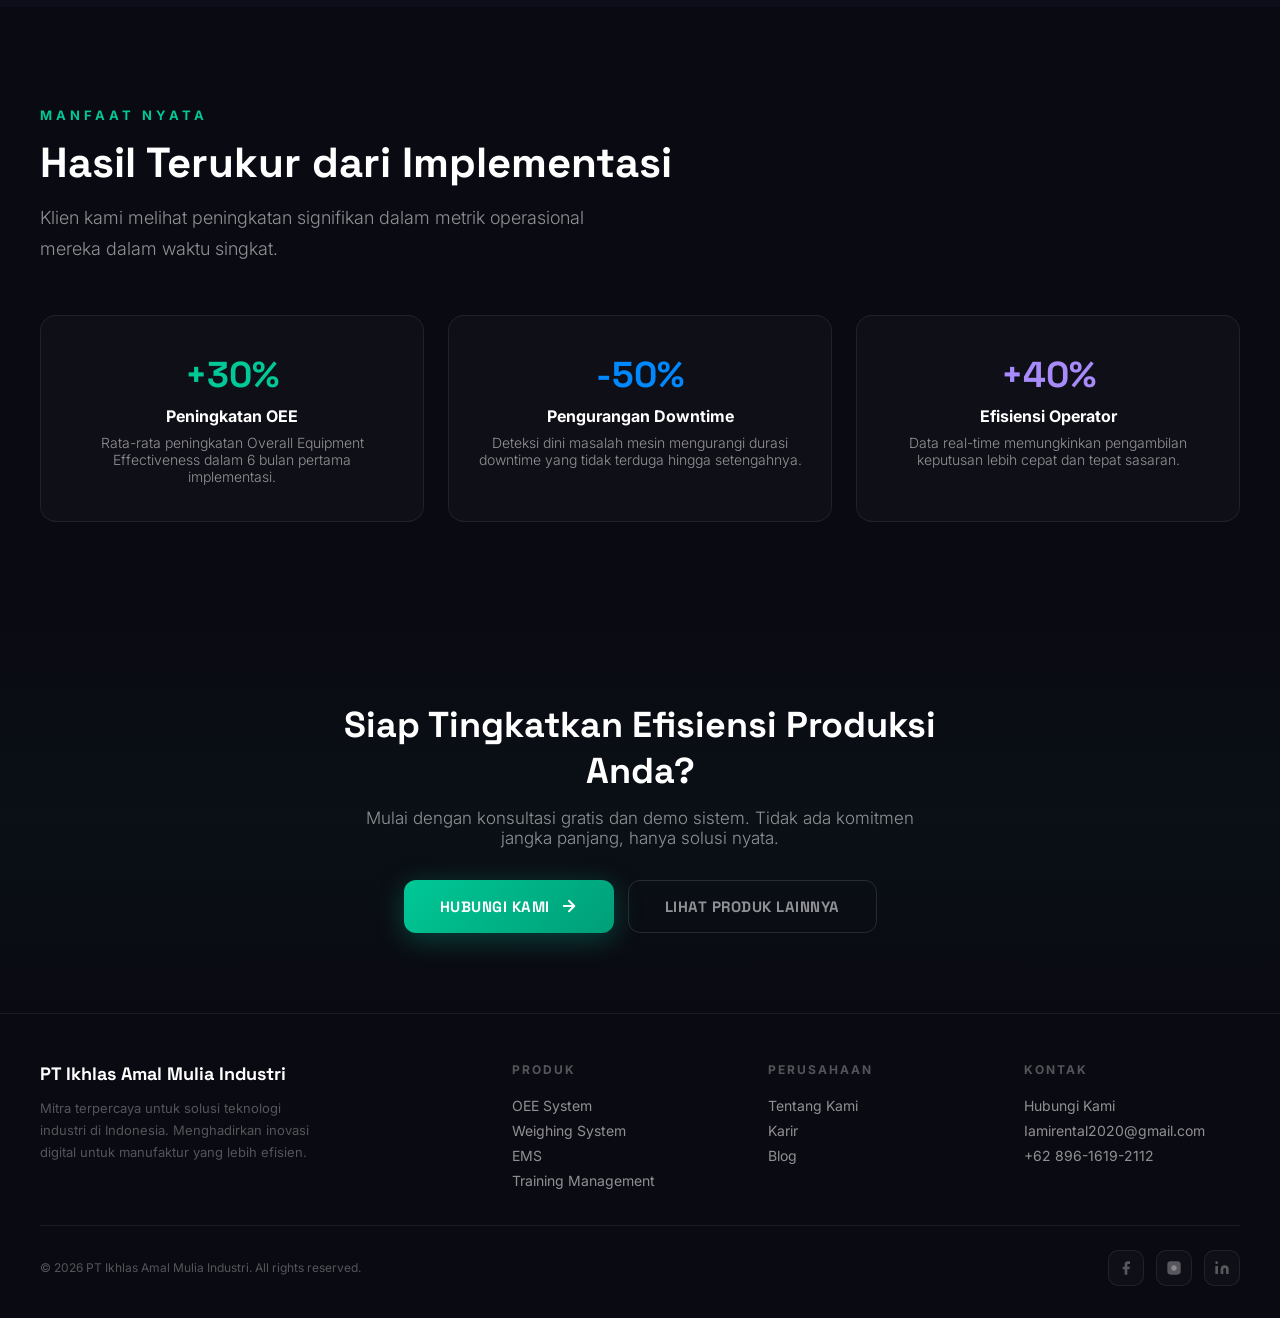
<file: oee.html>
<!DOCTYPE html>
<html lang="id">
<head>
<meta charset="UTF-8">
<meta name="viewport" content="width=device-width, initial-scale=1.0">
<link rel="icon" type="image/x-icon" href="img/favicon.ico">
<link rel="apple-touch-icon" sizes="180x180" href="img/favicon-180.png">
<title>OEE Monitoring System — PT Ikhlas Amal Mulia Industri</title>
<link rel="preconnect" href="https://fonts.googleapis.com">
<link href="https://fonts.googleapis.com/css2?family=Inter:wght@300;400;500;600;700;800;900&family=Space+Grotesk:wght@400;500;600;700;800&family=JetBrains+Mono:wght@400;500;600&display=swap" rel="stylesheet">
<link rel="stylesheet" href="css/oee.css">
<link rel="stylesheet" href="css/theme.css">
<script src="theme.js"></script>
</head>
<body>

<!-- NAV -->
<nav class="nav">
  <div class="nav-inner">
    <a href="index.html" class="nav-logo">
      <div class="nav-logo-icon"><img src="img/logo.png" alt="ONE I'M Logo"></div>
      <div class="nav-brand">ONE I'M<span>PT Ikhlas Amal Mulia Industri</span></div>
    </a>
    <div class="nav-links">
      <a href="index.html">Home</a>
      <a href="oee.html" class="active">OEE System</a>
      <a href="weighing.html">Weighing</a>
      <a href="ems.html">EMS</a>
      <a href="training.html">Training</a>
      <a href="contact.html" class="nav-cta">Hubungi Kami</a>
    </div>
    <button class="theme-toggle" onclick="toggleTheme()" aria-label="Toggle theme">
      <svg class="icon-moon" viewBox="0 0 24 24" fill="none" stroke-width="2" stroke-linecap="round" stroke-linejoin="round"><path d="M21 12.79A9 9 0 1 1 11.21 3 7 7 0 0 0 21 12.79z"/></svg>
      <svg class="icon-sun" viewBox="0 0 24 24" fill="none" stroke-width="2" stroke-linecap="round" stroke-linejoin="round"><circle cx="12" cy="12" r="5"/><line x1="12" y1="1" x2="12" y2="3"/><line x1="12" y1="21" x2="12" y2="23"/><line x1="4.22" y1="4.22" x2="5.64" y2="5.64"/><line x1="18.36" y1="18.36" x2="19.78" y2="19.78"/><line x1="1" y1="12" x2="3" y2="12"/><line x1="21" y1="12" x2="23" y2="12"/><line x1="4.22" y1="19.78" x2="5.64" y2="18.36"/><line x1="18.36" y1="5.64" x2="19.78" y2="4.22"/></svg>
    </button>
    <div class="hamburger" onclick="toggleMobileMenu()">
      <span></span><span></span><span></span>
    </div>
  </div>
</nav>
<div class="mobile-menu" id="mobileMenu">
  <a href="index.html">Home</a>
  <a href="oee.html" class="active">OEE System</a>
  <a href="weighing.html">Weighing System</a>
  <a href="ems.html">EMS</a>
  <a href="training.html">Training Management</a>
  <a href="contact.html">Hubungi Kami</a>
  <div class="mobile-theme-toggle" onclick="toggleTheme()">
    <svg viewBox="0 0 24 24" fill="none" stroke="currentColor" stroke-width="2"><path d="M21 12.79A9 9 0 1 1 11.21 3 7 7 0 0 0 21 12.79z"/></svg>
    <span class="label-dark">Mode Siang</span>
    <span class="label-light">Mode Malam</span>
  </div>
</div>

<!-- HERO -->
<section class="hero">
  <div class="hero-bg">
    <div class="hero-glow1"></div>
    <div class="hero-glow2"></div>
    <div class="hero-grid"></div>
  </div>
  <div class="hero-inner">
    <div class="hero-badge">Solusi Real-Time Terdepan</div>
    <h1>OEE Monitoring System — <em>Pantau Efektivitas Mesin Anda</em></h1>
    <p class="hero-sub">Platform real-time untuk memaksimalkan Overall Equipment Effectiveness. Tingkatkan produktivitas, kurangi downtime, dan optimalkan setiap aspek operasi produksi Anda dengan AI-powered analytics.</p>
    <div class="hero-actions">
      <a href="#features" class="btn btn-primary">
        Lihat Fitur
        <svg viewBox="0 0 24 24" fill="none" stroke="currentColor" stroke-width="2.5" stroke-linecap="round" stroke-linejoin="round"><line x1="5" y1="12" x2="19" y2="12"/><polyline points="12 5 19 12 12 19"/></svg>
      </a>
      <a href="contact.html" class="btn btn-outline">
        <svg viewBox="0 0 24 24" fill="none" stroke="currentColor" stroke-width="2" stroke-linecap="round" stroke-linejoin="round"><path d="M22 16.92v3a2 2 0 0 1-2.18 2A19.79 19.79 0 0 1 2.12 4.18 2 2 0 0 1 4.11 2h3a2 2 0 0 1 2 1.72"/><line x1="14" y1="2" x2="14" y2="8"/><line x1="11" y1="5" x2="17" y2="5"/></svg>
        Konsultasi Gratis
      </a>
    </div>
  </div>
</section>

<!-- STATS -->
<div class="stats-strip">
  <div class="stats-inner">
    <div class="stat-item"><div class="stat-num">30%</div><div class="stat-label">Peningkatan OEE Rata-Rata</div></div>
    <div class="stat-item"><div class="stat-num">50%</div><div class="stat-label">Pengurangan Downtime</div></div>
    <div class="stat-item"><div class="stat-num">100+</div><div class="stat-label">Pabrik Terhubung</div></div>
    <div class="stat-item"><div class="stat-num">99.9%</div><div class="stat-label">Uptime Platform</div></div>
  </div>
</div>

<!-- FEATURES -->
<section class="section" id="features">
  <div class="section-inner">
    <div class="section-tag">Fitur Unggulan</div>
    <div class="section-title">Kemampuan Lengkap Monitoring</div>
    <p class="section-desc">Enam fitur utama yang dirancang untuk memberikan kontrol penuh atas operasional lantai produksi Anda.</p>

    <div class="features-grid">
      <!-- Real-Time Dashboard -->
      <div class="feature-card">
        <div class="feature-icon">
          <svg viewBox="0 0 24 24" fill="none" stroke="currentColor" stroke-width="2" stroke-linecap="round" stroke-linejoin="round"><rect x="3" y="3" width="18" height="18" rx="2"/><path d="M3 12h18M3 6h18"/></svg>
        </div>
        <div class="feature-title">Real-Time Dashboard</div>
        <p class="feature-desc">Visualisasi data OEE, Availability, Performance, dan Quality dalam dashboard interaktif yang dapat diakses kapan saja.</p>
      </div>

      <!-- Six Big Losses -->
      <div class="feature-card">
        <div class="feature-icon">
          <svg viewBox="0 0 24 24" fill="none" stroke="currentColor" stroke-width="2" stroke-linecap="round" stroke-linejoin="round"><polyline points="22 12 18 12 15 21 9 3 6 12 2 12"/></svg>
        </div>
        <div class="feature-title">Six Big Losses Analysis</div>
        <p class="feature-desc">Identifikasi dan analisis keenam kategori kehilangan produksi untuk menemukan peluang peningkatan efisiensi.</p>
      </div>

      <!-- Downtime Tracking -->
      <div class="feature-card">
        <div class="feature-icon">
          <svg viewBox="0 0 24 24" fill="none" stroke="currentColor" stroke-width="2" stroke-linecap="round" stroke-linejoin="round"><circle cx="12" cy="12" r="10"/><polyline points="12 6 12 12 16 14"/></svg>
        </div>
        <div class="feature-title">Downtime Tracking</div>
        <p class="feature-desc">Catat setiap downtime, identifikasi penyebab, dan monitor durasi untuk mengurangi kehilangan waktu produksi.</p>
      </div>

      <!-- Shift Reports -->
      <div class="feature-card">
        <div class="feature-icon">
          <svg viewBox="0 0 24 24" fill="none" stroke="currentColor" stroke-width="2" stroke-linecap="round" stroke-linejoin="round"><rect x="3" y="4" width="18" height="18" rx="2"/><path d="M16 2v4M8 2v4M3 10h18"/></svg>
        </div>
        <div class="feature-title">Shift Reports</div>
        <p class="feature-desc">Laporan otomatis per shift dengan ringkasan OEE, kejadian penting, dan rekomendasi tindakan perbaikan.</p>
      </div>

      <!-- AI-Powered Analytics -->
      <div class="feature-card">
        <div class="feature-icon">
          <svg viewBox="0 0 24 24" fill="none" stroke="currentColor" stroke-width="2" stroke-linecap="round" stroke-linejoin="round"><path d="M12 2v20M2 12h20"/><circle cx="12" cy="12" r="9"/></svg>
        </div>
        <div class="feature-title">AI-Powered Analytics</div>
        <p class="feature-desc">Sistem kecerdasan buatan yang memprediksi potensi masalah dan memberikan rekomendasi optimisasi berbasis data historis.</p>
      </div>

      <!-- Multi-line Support -->
      <div class="feature-card">
        <div class="feature-icon">
          <svg viewBox="0 0 24 24" fill="none" stroke="currentColor" stroke-width="2" stroke-linecap="round" stroke-linejoin="round"><rect x="2" y="3" width="20" height="14" rx="2"/><line x1="8" y1="21" x2="16" y2="21"/><line x1="12" y1="17" x2="12" y2="21"/></svg>
        </div>
        <div class="feature-title">Multi-line Support</div>
        <p class="feature-desc">Monitor multiple production lines sekaligus dengan kemampuan skalabilitas tanpa batas untuk pabrik besar.</p>
      </div>
    </div>
  </div>
</section>

<!-- HOW IT WORKS -->
<section class="section" style="background:var(--bg2);">
  <div class="section-inner">
    <div class="section-tag">Bagaimana Cara Kerjanya</div>
    <div class="section-title">Implementasi dalam 4 Langkah Mudah</div>
    <p class="section-desc">Dari instalasi hingga produksi, kami memandu setiap tahap perjalanan transformasi digital Anda.</p>

    <div class="how-grid">
      <div class="how-step">
        <div class="how-step-num">1</div>
        <div class="how-step-title">Install Sensor</div>
        <div class="how-step-desc">Pasang sensor IoT pada mesin produksi dengan bantuan tim teknisi kami.</div>
      </div>
      <div class="how-step">
        <div class="how-step-num">2</div>
        <div class="how-step-title">Connect to Cloud</div>
        <div class="how-step-desc">Sensor terhubung ke cloud platform kami dengan koneksi aman dan terenkripsi.</div>
      </div>
      <div class="how-step">
        <div class="how-step-num">3</div>
        <div class="how-step-title">Monitor Dashboard</div>
        <div class="how-step-desc">Akses dashboard real-time dari web atau aplikasi mobile untuk monitoring 24/7.</div>
      </div>
      <div class="how-step">
        <div class="how-step-num">4</div>
        <div class="how-step-title">Optimize Production</div>
        <div class="how-step-desc">Gunakan insights untuk optimisasi berkelanjutan dan tingkatkan efisiensi produksi.</div>
      </div>
    </div>

    <!-- Production Line Illustration -->
    <div class="production-line-wrapper">
      <svg viewBox="0 0 552 180" fill="none" xmlns="http://www.w3.org/2000/svg" class="production-line-svg">
        <!-- Factory floor / ground line -->
        <rect x="0" y="155" width="552" height="2" rx="1" fill="rgba(0,200,150,0.15)"/>

        <!-- Conveyor Belt -->
        <rect x="30" y="130" width="492" height="12" rx="6" fill="rgba(255,255,255,0.04)" stroke="rgba(0,200,150,0.2)" stroke-width="1"/>
        <!-- Conveyor rollers -->
        <circle cx="60" cy="136" r="4" fill="rgba(0,200,150,0.15)" stroke="rgba(0,200,150,0.3)" stroke-width="1"/>
        <circle cx="110" cy="136" r="4" fill="rgba(0,200,150,0.15)" stroke="rgba(0,200,150,0.3)" stroke-width="1"/>
        <circle cx="160" cy="136" r="4" fill="rgba(0,200,150,0.15)" stroke="rgba(0,200,150,0.3)" stroke-width="1"/>
        <circle cx="210" cy="136" r="4" fill="rgba(0,200,150,0.15)" stroke="rgba(0,200,150,0.3)" stroke-width="1"/>
        <circle cx="260" cy="136" r="4" fill="rgba(0,200,150,0.15)" stroke="rgba(0,200,150,0.3)" stroke-width="1"/>
        <circle cx="310" cy="136" r="4" fill="rgba(0,200,150,0.15)" stroke="rgba(0,200,150,0.3)" stroke-width="1"/>
        <circle cx="360" cy="136" r="4" fill="rgba(0,200,150,0.15)" stroke="rgba(0,200,150,0.3)" stroke-width="1"/>
        <circle cx="410" cy="136" r="4" fill="rgba(0,200,150,0.15)" stroke="rgba(0,200,150,0.3)" stroke-width="1"/>
        <circle cx="460" cy="136" r="4" fill="rgba(0,200,150,0.15)" stroke="rgba(0,200,150,0.3)" stroke-width="1"/>
        <circle cx="500" cy="136" r="4" fill="rgba(0,200,150,0.15)" stroke="rgba(0,200,150,0.3)" stroke-width="1"/>

        <!-- Products on conveyor (boxes) -->
        <rect x="90" y="114" width="18" height="16" rx="2" fill="rgba(0,200,150,0.12)" stroke="rgba(0,200,150,0.35)" stroke-width="1">
          <animateTransform attributeName="transform" type="translate" values="0,0;20,0;0,0" dur="4s" repeatCount="indefinite"/>
        </rect>
        <rect x="200" y="112" width="20" height="18" rx="2" fill="rgba(0,136,255,0.12)" stroke="rgba(0,136,255,0.35)" stroke-width="1">
          <animateTransform attributeName="transform" type="translate" values="0,0;20,0;0,0" dur="4s" begin="0.5s" repeatCount="indefinite"/>
        </rect>
        <rect x="330" y="113" width="19" height="17" rx="2" fill="rgba(167,139,250,0.12)" stroke="rgba(167,139,250,0.35)" stroke-width="1">
          <animateTransform attributeName="transform" type="translate" values="0,0;20,0;0,0" dur="4s" begin="1s" repeatCount="indefinite"/>
        </rect>
        <rect x="450" y="114" width="18" height="16" rx="2" fill="rgba(0,200,150,0.12)" stroke="rgba(0,200,150,0.35)" stroke-width="1">
          <animateTransform attributeName="transform" type="translate" values="0,0;20,0;0,0" dur="4s" begin="1.5s" repeatCount="indefinite"/>
        </rect>

        <!-- Machine 1 - CNC / Stamping -->
        <g>
          <rect x="50" y="55" width="80" height="70" rx="6" fill="rgba(255,255,255,0.03)" stroke="rgba(0,200,150,0.2)" stroke-width="1.5"/>
          <rect x="58" y="63" width="64" height="32" rx="4" fill="rgba(0,200,150,0.06)" stroke="rgba(0,200,150,0.15)" stroke-width="1"/>
          <!-- Screen content - bar chart -->
          <rect x="64" y="78" width="8" height="12" rx="1" fill="rgba(0,200,150,0.4)"/>
          <rect x="76" y="72" width="8" height="18" rx="1" fill="rgba(0,136,255,0.4)"/>
          <rect x="88" y="75" width="8" height="15" rx="1" fill="rgba(0,200,150,0.3)"/>
          <rect x="100" y="70" width="8" height="20" rx="1" fill="rgba(0,200,150,0.5)"/>
          <!-- Status indicator -->
          <circle cx="68" cy="110" r="4" fill="#00c896">
            <animate attributeName="opacity" values="1;0.4;1" dur="2s" repeatCount="indefinite"/>
          </circle>
          <text x="78" y="113" fill="rgba(255,255,255,0.35)" font-size="8" font-family="JetBrains Mono, monospace">RUN</text>
          <!-- Label -->
          <text x="90" y="48" fill="rgba(255,255,255,0.3)" font-size="9" font-family="Inter, sans-serif" text-anchor="middle">Mesin CNC</text>
        </g>

        <!-- Machine 2 - Assembly Robot -->
        <g>
          <rect x="170" y="40" width="85" height="85" rx="6" fill="rgba(255,255,255,0.03)" stroke="rgba(0,136,255,0.2)" stroke-width="1.5"/>
          <!-- Robot arm illustration -->
          <line x1="195" y1="95" x2="195" y2="70" stroke="rgba(0,136,255,0.5)" stroke-width="3" stroke-linecap="round">
            <animateTransform attributeName="transform" type="rotate" values="0 195 95;8 195 95;0 195 95;-8 195 95;0 195 95" dur="3s" repeatCount="indefinite"/>
          </line>
          <line x1="195" y1="70" x2="220" y2="55" stroke="rgba(0,136,255,0.5)" stroke-width="3" stroke-linecap="round">
            <animateTransform attributeName="transform" type="rotate" values="0 195 70;-5 195 70;0 195 70;5 195 70;0 195 70" dur="3s" repeatCount="indefinite"/>
          </line>
          <circle cx="220" cy="55" r="4" fill="rgba(0,136,255,0.3)" stroke="rgba(0,136,255,0.5)" stroke-width="1.5">
            <animateTransform attributeName="transform" type="rotate" values="0 195 70;-5 195 70;0 195 70;5 195 70;0 195 70" dur="3s" repeatCount="indefinite"/>
          </circle>
          <!-- Base -->
          <rect x="185" y="96" width="20" height="6" rx="2" fill="rgba(0,136,255,0.2)"/>
          <!-- Status -->
          <circle cx="237" cy="110" r="4" fill="#0088ff">
            <animate attributeName="opacity" values="1;0.4;1" dur="1.5s" repeatCount="indefinite"/>
          </circle>
          <text x="178" y="33" fill="rgba(255,255,255,0.3)" font-size="9" font-family="Inter, sans-serif">Robot Assembly</text>
        </g>

        <!-- Machine 3 - Quality Inspection -->
        <g>
          <rect x="295" y="50" width="80" height="75" rx="6" fill="rgba(255,255,255,0.03)" stroke="rgba(167,139,250,0.2)" stroke-width="1.5"/>
          <!-- Camera / Scanner -->
          <rect x="315" y="60" width="40" height="28" rx="4" fill="rgba(167,139,250,0.08)" stroke="rgba(167,139,250,0.25)" stroke-width="1"/>
          <circle cx="335" cy="74" r="8" fill="rgba(167,139,250,0.1)" stroke="rgba(167,139,250,0.35)" stroke-width="1.5"/>
          <circle cx="335" cy="74" r="3" fill="rgba(167,139,250,0.4)">
            <animate attributeName="r" values="3;4;3" dur="2s" repeatCount="indefinite"/>
          </circle>
          <!-- Scan beam -->
          <line x1="335" y1="88" x2="320" y2="115" stroke="rgba(167,139,250,0.2)" stroke-width="1" stroke-dasharray="3 3">
            <animate attributeName="opacity" values="0.2;0.6;0.2" dur="1.5s" repeatCount="indefinite"/>
          </line>
          <line x1="335" y1="88" x2="350" y2="115" stroke="rgba(167,139,250,0.2)" stroke-width="1" stroke-dasharray="3 3">
            <animate attributeName="opacity" values="0.2;0.6;0.2" dur="1.5s" repeatCount="indefinite"/>
          </line>
          <!-- Check mark -->
          <polyline points="322,105 330,112 348,98" fill="none" stroke="rgba(0,200,150,0.5)" stroke-width="2" stroke-linecap="round" stroke-linejoin="round">
            <animate attributeName="opacity" values="0;1;1;0" dur="3s" repeatCount="indefinite"/>
          </polyline>
          <text x="335" y="43" fill="rgba(255,255,255,0.3)" font-size="9" font-family="Inter, sans-serif" text-anchor="middle">QC Inspect</text>
        </g>

        <!-- Machine 4 - Packaging -->
        <g>
          <rect x="415" y="55" width="80" height="70" rx="6" fill="rgba(255,255,255,0.03)" stroke="rgba(245,158,11,0.2)" stroke-width="1.5"/>
          <!-- Box packaging visual -->
          <rect x="435" y="68" width="24" height="22" rx="2" fill="rgba(245,158,11,0.08)" stroke="rgba(245,158,11,0.3)" stroke-width="1"/>
          <line x1="435" y1="79" x2="459" y2="79" stroke="rgba(245,158,11,0.2)" stroke-width="1"/>
          <line x1="447" y1="68" x2="447" y2="90" stroke="rgba(245,158,11,0.2)" stroke-width="1"/>
          <!-- Arrow into box -->
          <path d="M465 72 L475 79 L465 86" fill="none" stroke="rgba(245,158,11,0.3)" stroke-width="1.5" stroke-linecap="round"/>
          <!-- Counter -->
          <text x="440" y="108" fill="rgba(245,158,11,0.5)" font-size="11" font-family="JetBrains Mono, monospace" font-weight="600">1,247</text>
          <text x="474" y="108" fill="rgba(255,255,255,0.2)" font-size="7" font-family="Inter, sans-serif">pcs</text>
          <text x="455" y="48" fill="rgba(255,255,255,0.3)" font-size="9" font-family="Inter, sans-serif" text-anchor="middle">Packaging</text>
        </g>

        <!-- IoT Sensor signals (WiFi-like) -->
        <g opacity="0.5">
          <!-- Sensor on Machine 1 -->
          <circle cx="90" cy="50" r="3" fill="rgba(0,200,150,0.6)"/>
          <path d="M82 42 A12 12 0 0 1 98 42" fill="none" stroke="rgba(0,200,150,0.3)" stroke-width="1">
            <animate attributeName="opacity" values="0;1;0" dur="2s" repeatCount="indefinite"/>
          </path>
          <path d="M78 36 A18 18 0 0 1 102 36" fill="none" stroke="rgba(0,200,150,0.2)" stroke-width="1">
            <animate attributeName="opacity" values="0;1;0" dur="2s" begin="0.3s" repeatCount="indefinite"/>
          </path>

          <!-- Sensor on Machine 2 -->
          <circle cx="212" cy="35" r="3" fill="rgba(0,136,255,0.6)"/>
          <path d="M204 27 A12 12 0 0 1 220 27" fill="none" stroke="rgba(0,136,255,0.3)" stroke-width="1">
            <animate attributeName="opacity" values="0;1;0" dur="2s" begin="0.5s" repeatCount="indefinite"/>
          </path>
          <path d="M200 21 A18 18 0 0 1 224 21" fill="none" stroke="rgba(0,136,255,0.2)" stroke-width="1">
            <animate attributeName="opacity" values="0;1;0" dur="2s" begin="0.8s" repeatCount="indefinite"/>
          </path>

          <!-- Sensor on Machine 3 -->
          <circle cx="335" cy="38" r="3" fill="rgba(167,139,250,0.6)"/>
          <path d="M327 30 A12 12 0 0 1 343 30" fill="none" stroke="rgba(167,139,250,0.3)" stroke-width="1">
            <animate attributeName="opacity" values="0;1;0" dur="2s" begin="1s" repeatCount="indefinite"/>
          </path>

          <!-- Sensor on Machine 4 -->
          <circle cx="455" cy="43" r="3" fill="rgba(245,158,11,0.6)"/>
          <path d="M447 35 A12 12 0 0 1 463 35" fill="none" stroke="rgba(245,158,11,0.3)" stroke-width="1">
            <animate attributeName="opacity" values="0;1;0" dur="2s" begin="0.7s" repeatCount="indefinite"/>
          </path>
        </g>

        <!-- Data flow lines going up to "cloud" -->
        <g>
          <line x1="90" y1="40" x2="276" y2="12" stroke="rgba(0,200,150,0.1)" stroke-width="1" stroke-dasharray="4 4">
            <animate attributeName="stroke-dashoffset" values="0;-8" dur="1s" repeatCount="indefinite"/>
          </line>
          <line x1="212" y1="28" x2="276" y2="12" stroke="rgba(0,136,255,0.1)" stroke-width="1" stroke-dasharray="4 4">
            <animate attributeName="stroke-dashoffset" values="0;-8" dur="1s" repeatCount="indefinite"/>
          </line>
          <line x1="335" y1="32" x2="276" y2="12" stroke="rgba(167,139,250,0.1)" stroke-width="1" stroke-dasharray="4 4">
            <animate attributeName="stroke-dashoffset" values="0;-8" dur="1s" repeatCount="indefinite"/>
          </line>
          <line x1="455" y1="36" x2="276" y2="12" stroke="rgba(245,158,11,0.1)" stroke-width="1" stroke-dasharray="4 4">
            <animate attributeName="stroke-dashoffset" values="0;-8" dur="1s" repeatCount="indefinite"/>
          </line>
          <!-- Cloud icon -->
          <rect x="256" y="2" width="40" height="18" rx="9" fill="rgba(0,200,150,0.08)" stroke="rgba(0,200,150,0.25)" stroke-width="1"/>
          <text x="276" y="14" fill="rgba(0,200,150,0.5)" font-size="7" font-family="JetBrains Mono, monospace" text-anchor="middle">CLOUD</text>
        </g>

        <!-- Direction arrows on conveyor -->
        <g opacity="0.3">
          <path d="M140 136 L148 136 L145 133 M148 136 L145 139" stroke="rgba(0,200,150,0.5)" stroke-width="1" fill="none"/>
          <path d="M270 136 L278 136 L275 133 M278 136 L275 139" stroke="rgba(0,200,150,0.5)" stroke-width="1" fill="none"/>
          <path d="M390 136 L398 136 L395 133 M398 136 L395 139" stroke="rgba(0,200,150,0.5)" stroke-width="1" fill="none"/>
        </g>
      </svg>
      <div class="production-line-label">
        <div class="pl-dot"></div>
        Visualisasi aliran data real-time dari lantai produksi ke cloud monitoring
      </div>
    </div>
  </div>
</section>

<!-- BENEFITS -->
<section class="section">
  <div class="section-inner">
    <div class="section-tag">Manfaat Nyata</div>
    <div class="section-title">Hasil Terukur dari Implementasi</div>
    <p class="section-desc">Klien kami melihat peningkatan signifikan dalam metrik operasional mereka dalam waktu singkat.</p>

    <div style="display:grid;grid-template-columns:repeat(3,1fr);gap:24px;">
      <div style="background:var(--card);border:1px solid var(--border);border-radius:var(--radius);padding:36px 28px;text-align:center;">
        <div style="font-family:'Space Grotesk',sans-serif;font-size:36px;font-weight:800;color:var(--green);margin-bottom:8px;">+30%</div>
        <div style="font-size:16px;font-weight:700;margin-bottom:8px;">Peningkatan OEE</div>
        <p style="font-size:14px;color:var(--text2);font-weight:300;">Rata-rata peningkatan Overall Equipment Effectiveness dalam 6 bulan pertama implementasi.</p>
      </div>
      <div style="background:var(--card);border:1px solid var(--border);border-radius:var(--radius);padding:36px 28px;text-align:center;">
        <div style="font-family:'Space Grotesk',sans-serif;font-size:36px;font-weight:800;color:var(--blue);margin-bottom:8px;">-50%</div>
        <div style="font-size:16px;font-weight:700;margin-bottom:8px;">Pengurangan Downtime</div>
        <p style="font-size:14px;color:var(--text2);font-weight:300;">Deteksi dini masalah mesin mengurangi durasi downtime yang tidak terduga hingga setengahnya.</p>
      </div>
      <div style="background:var(--card);border:1px solid var(--border);border-radius:var(--radius);padding:36px 28px;text-align:center;">
        <div style="font-family:'Space Grotesk',sans-serif;font-size:36px;font-weight:800;color:var(--purple);margin-bottom:8px;">+40%</div>
        <div style="font-size:16px;font-weight:700;margin-bottom:8px;">Efisiensi Operator</div>
        <p style="font-size:14px;color:var(--text2);font-weight:300;">Data real-time memungkinkan pengambilan keputusan lebih cepat dan tepat sasaran.</p>
      </div>
    </div>
  </div>
</section>

<!-- CTA -->
<section class="cta-section">
  <div class="cta-inner">
    <div class="cta-title">Siap Tingkatkan Efisiensi Produksi Anda?</div>
    <p class="cta-desc">Mulai dengan konsultasi gratis dan demo sistem. Tidak ada komitmen jangka panjang, hanya solusi nyata.</p>
    <div style="display:flex;gap:14px;justify-content:center;flex-wrap:wrap;">
      <a href="contact.html" class="btn btn-primary">Hubungi Kami <svg viewBox="0 0 24 24" fill="none" stroke="currentColor" stroke-width="2.5" stroke-linecap="round" stroke-linejoin="round"><line x1="5" y1="12" x2="19" y2="12"/><polyline points="12 5 19 12 12 19"/></svg></a>
      <a href="index.html" class="btn btn-outline">Lihat Produk Lainnya</a>
    </div>
  </div>
</section>

<!-- FOOTER -->
<footer class="footer">
  <div class="footer-inner">
    <div>
      <div class="footer-brand">PT Ikhlas Amal Mulia Industri</div>
      <p class="footer-brand-desc">Mitra terpercaya untuk solusi teknologi industri di Indonesia. Menghadirkan inovasi digital untuk manufaktur yang lebih efisien.</p>
    </div>
    <div class="footer-col">
      <div class="footer-col-title">Produk</div>
      <a href="oee.html">OEE System</a>
      <a href="weighing.html">Weighing System</a>
      <a href="ems.html">EMS</a>
      <a href="training.html">Training Management</a>
    </div>
    <div class="footer-col">
      <div class="footer-col-title">Perusahaan</div>
      <a href="#">Tentang Kami</a>
      <a href="#">Karir</a>
      <a href="#">Blog</a>
    </div>
    <div class="footer-col">
      <div class="footer-col-title">Kontak</div>
      <a href="contact.html">Hubungi Kami</a>
      <a href="#">Iamirental2020@gmail.com</a>
      <a href="#">+62 896-1619-2112</a>
    </div>
  </div>
  <div class="footer-bottom">
    <div class="footer-copy">&copy; 2026 PT Ikhlas Amal Mulia Industri. All rights reserved.</div>
    <div class="footer-socials">
      <a href="#" class="footer-social"><svg viewBox="0 0 24 24"><path d="M18 2h-3a5 5 0 0 0-5 5v3H7v4h3v8h4v-8h3l1-4h-4V7a1 1 0 0 1 1-1h3z"/></svg></a>
      <a href="#" class="footer-social"><svg viewBox="0 0 24 24"><rect x="2" y="2" width="20" height="20" rx="5"/><path d="M16 11.37A4 4 0 1 1 12.63 8 4 4 0 0 1 16 11.37z"/><line x1="17.5" y1="6.5" x2="17.51" y2="6.5"/></svg></a>
      <a href="#" class="footer-social"><svg viewBox="0 0 24 24"><path d="M16 8a6 6 0 0 1 6 6v7h-4v-7a2 2 0 0 0-2-2 2 2 0 0 0-2 2v7h-4v-7a6 6 0 0 1 6-6z"/><rect x="2" y="9" width="4" height="12"/><circle cx="4" cy="4" r="2"/></svg></a>
    </div>
  </div>
</footer>

</body>
</html>
</file>
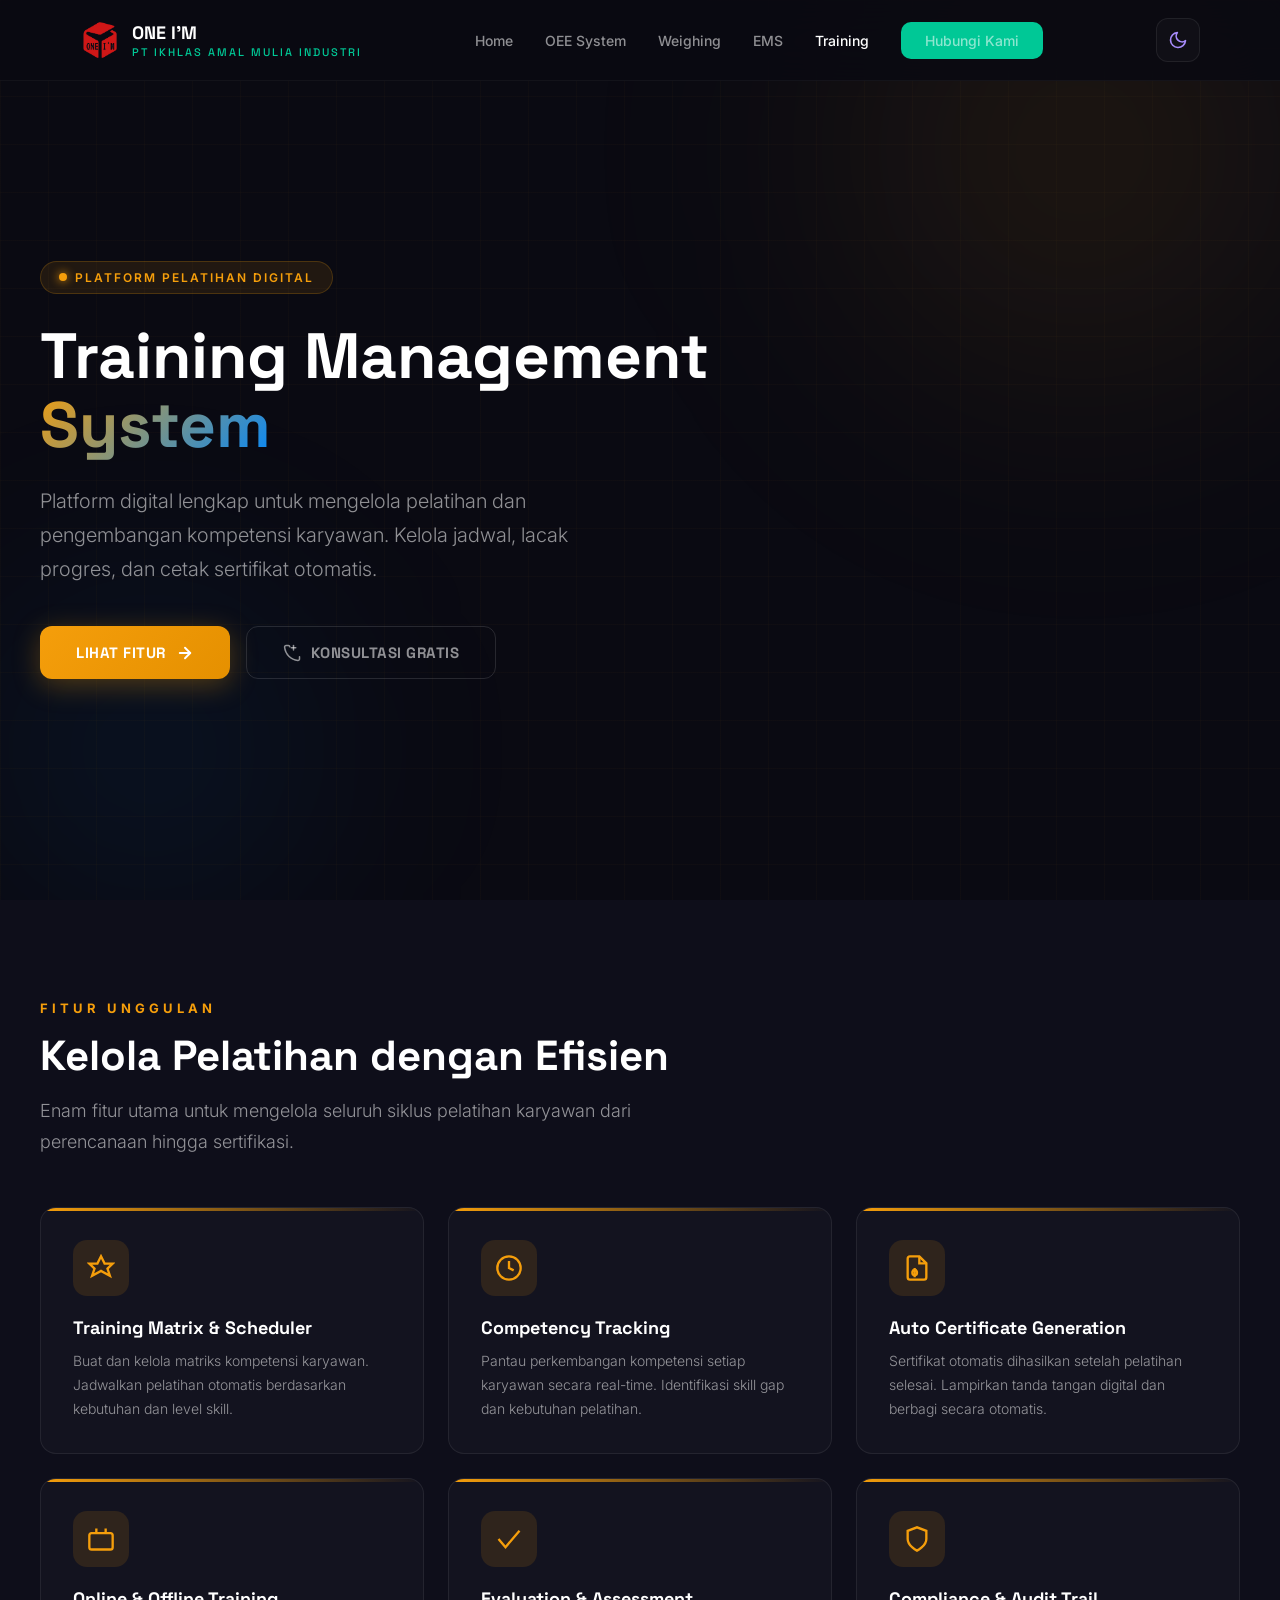
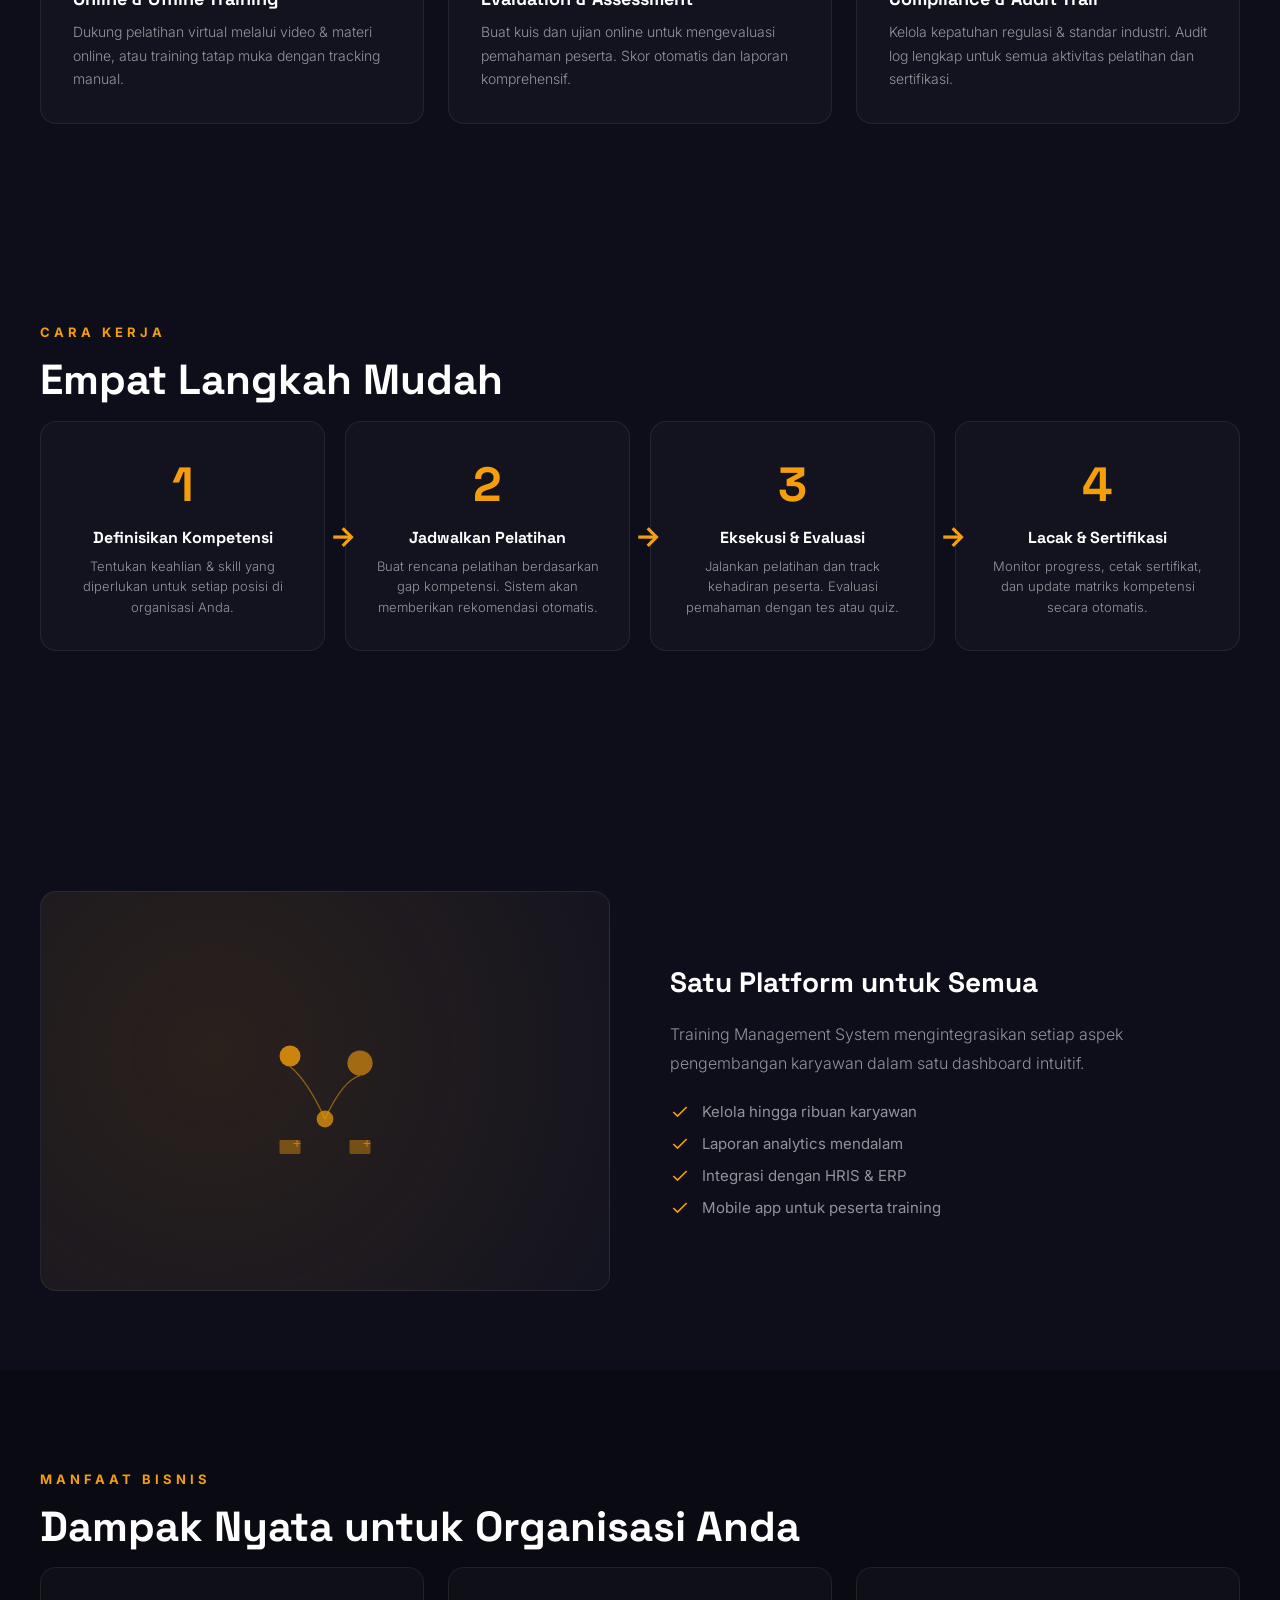
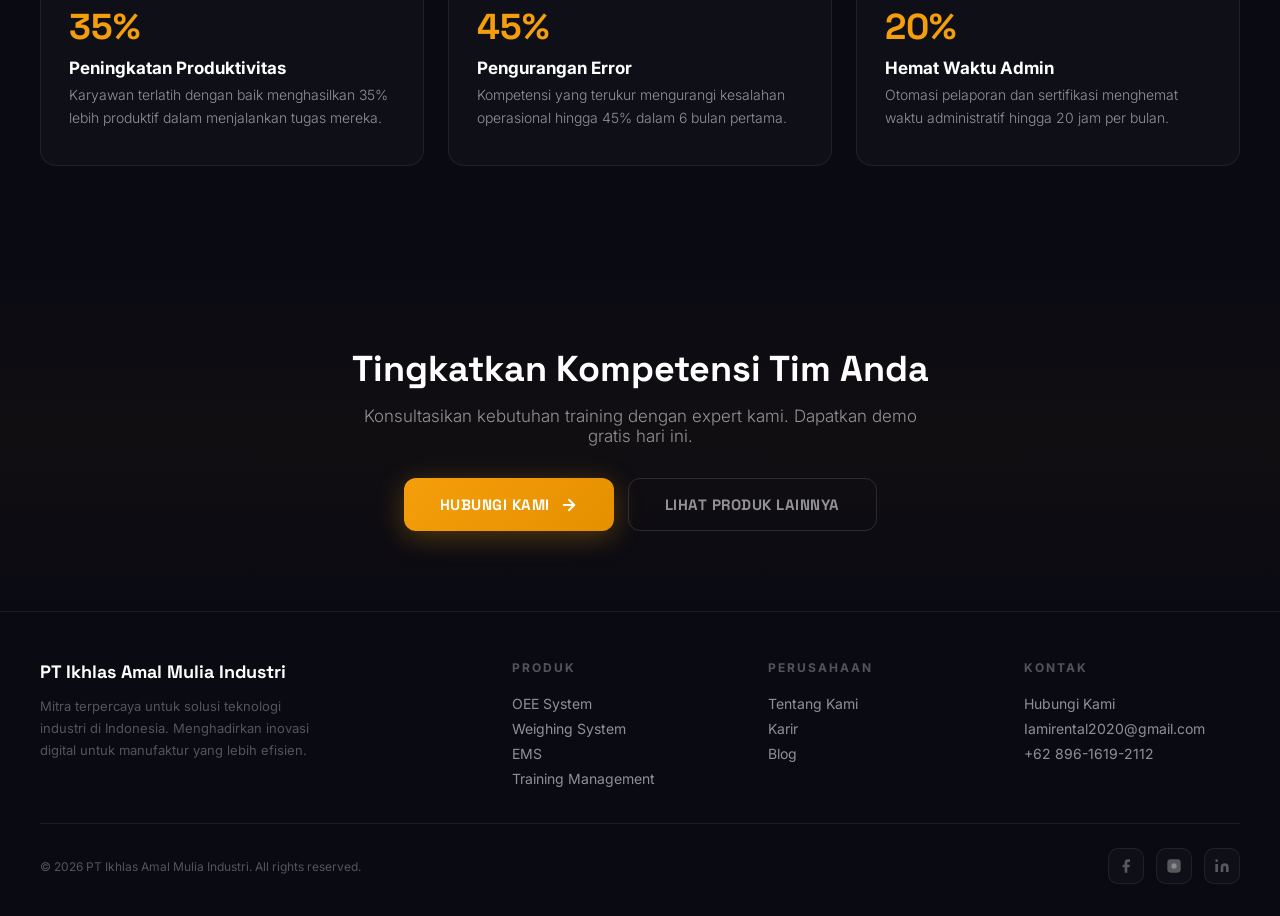
<file: training.html>
<!DOCTYPE html>
<html lang="id">
<head>
<meta charset="UTF-8">
<meta name="viewport" content="width=device-width, initial-scale=1.0">
<link rel="icon" type="image/x-icon" href="img/favicon.ico">
<link rel="apple-touch-icon" sizes="180x180" href="img/favicon-180.png">
<title>Training Management System — PT Ikhlas Amal Mulia Industri</title>
<link rel="preconnect" href="https://fonts.googleapis.com">
<link href="https://fonts.googleapis.com/css2?family=Inter:wght@300;400;500;600;700;800;900&family=Space+Grotesk:wght@400;500;600;700;800&family=JetBrains+Mono:wght@400;500;600&display=swap" rel="stylesheet">
<link rel="stylesheet" href="css/theme.css">
<link rel="stylesheet" href="css/training.css">
<script src="theme.js"></script>
</head>
<body>

<!-- NAV -->
<nav class="nav">
  <div class="nav-inner">
    <a href="index.html" class="nav-logo">
      <div class="nav-logo-icon"><img src="img/logo.png" alt="ONE I'M Logo"></div>
      <div class="nav-brand">ONE I'M<span>PT Ikhlas Amal Mulia Industri</span></div>
    </a>
    <div class="nav-links">
      <a href="index.html">Home</a>
      <a href="oee.html">OEE System</a>
      <a href="weighing.html">Weighing</a>
      <a href="ems.html">EMS</a>
      <a href="training.html" class="active">Training</a>
      <a href="contact.html" class="nav-cta">Hubungi Kami</a>
    </div>
    <button class="theme-toggle" onclick="toggleTheme()" aria-label="Toggle theme">
      <svg class="icon-moon" viewBox="0 0 24 24" fill="none" stroke-width="2" stroke-linecap="round" stroke-linejoin="round"><path d="M21 12.79A9 9 0 1 1 11.21 3 7 7 0 0 0 21 12.79z"/></svg>
      <svg class="icon-sun" viewBox="0 0 24 24" fill="none" stroke-width="2" stroke-linecap="round" stroke-linejoin="round"><circle cx="12" cy="12" r="5"/><line x1="12" y1="1" x2="12" y2="3"/><line x1="12" y1="21" x2="12" y2="23"/><line x1="4.22" y1="4.22" x2="5.64" y2="5.64"/><line x1="18.36" y1="18.36" x2="19.78" y2="19.78"/><line x1="1" y1="12" x2="3" y2="12"/><line x1="21" y1="12" x2="23" y2="12"/><line x1="4.22" y1="19.78" x2="5.64" y2="18.36"/><line x1="18.36" y1="5.64" x2="19.78" y2="4.22"/></svg>
    </button>
    <div class="hamburger" onclick="toggleMobileMenu()">
      <span></span><span></span><span></span>
    </div>
  </div>
</nav>
<div class="mobile-menu" id="mobileMenu">
  <a href="index.html">Home</a>
  <a href="oee.html">OEE System</a>
  <a href="weighing.html">Weighing System</a>
  <a href="ems.html">EMS</a>
  <a href="training.html">Training Management</a>
  <a href="contact.html">Hubungi Kami</a>
  <div class="mobile-theme-toggle" onclick="toggleTheme()">
    <svg viewBox="0 0 24 24" fill="none" stroke="currentColor" stroke-width="2"><path d="M21 12.79A9 9 0 1 1 11.21 3 7 7 0 0 0 21 12.79z"/></svg>
    <span class="label-dark">Mode Siang</span>
    <span class="label-light">Mode Malam</span>
  </div>
</div>

<!-- HERO -->
<section class="hero">
  <div class="hero-bg">
    <div class="hero-glow1"></div>
    <div class="hero-glow2"></div>
    <div class="hero-grid"></div>
  </div>
  <div class="hero-inner">
    <div class="hero-badge">Platform Pelatihan Digital</div>
    <h1>Training Management <em>System</em></h1>
    <p class="hero-sub">Platform digital lengkap untuk mengelola pelatihan dan pengembangan kompetensi karyawan. Kelola jadwal, lacak progres, dan cetak sertifikat otomatis.</p>
    <div class="hero-actions">
      <a href="#features" class="btn btn-primary">
        Lihat Fitur
        <svg viewBox="0 0 24 24" fill="none" stroke="currentColor" stroke-width="2.5" stroke-linecap="round" stroke-linejoin="round"><line x1="5" y1="12" x2="19" y2="12"/><polyline points="12 5 19 12 12 19"/></svg>
      </a>
      <a href="contact.html" class="btn btn-outline">
        <svg viewBox="0 0 24 24" fill="none" stroke="currentColor" stroke-width="2" stroke-linecap="round" stroke-linejoin="round"><path d="M22 16.92v3a2 2 0 0 1-2.18 2A19.79 19.79 0 0 1 2.12 4.18 2 2 0 0 1 4.11 2h3a2 2 0 0 1 2 1.72"/><line x1="14" y1="2" x2="14" y2="8"/><line x1="11" y1="5" x2="17" y2="5"/></svg>
        Konsultasi Gratis
      </a>
    </div>
  </div>
</section>

<!-- FEATURES -->
<section class="features-section" id="features">
  <div class="features-inner">
    <div class="section-tag">Fitur Unggulan</div>
    <div class="section-title">Kelola Pelatihan dengan Efisien</div>
    <p class="section-desc">Enam fitur utama untuk mengelola seluruh siklus pelatihan karyawan dari perencanaan hingga sertifikasi.</p>

    <div class="features-grid">
      <div class="feature-card">
        <div class="feature-icon">
          <svg viewBox="0 0 24 24" fill="none" stroke="currentColor" stroke-width="2"><path d="M12 2L15.09 8.26H22L17.55 12.5L19.64 18.74L12 14.49L4.36 18.74L6.45 12.5L2 8.26H8.91L12 2Z"/></svg>
        </div>
        <div class="feature-title">Training Matrix & Scheduler</div>
        <p class="feature-desc">Buat dan kelola matriks kompetensi karyawan. Jadwalkan pelatihan otomatis berdasarkan kebutuhan dan level skill.</p>
      </div>

      <div class="feature-card">
        <div class="feature-icon">
          <svg viewBox="0 0 24 24" fill="none" stroke="currentColor" stroke-width="2"><circle cx="12" cy="12" r="10"/><polyline points="12 6 12 12 16 14"/></svg>
        </div>
        <div class="feature-title">Competency Tracking</div>
        <p class="feature-desc">Pantau perkembangan kompetensi setiap karyawan secara real-time. Identifikasi skill gap dan kebutuhan pelatihan.</p>
      </div>

      <div class="feature-card">
        <div class="feature-icon">
          <svg viewBox="0 0 24 24" fill="none" stroke="currentColor" stroke-width="2"><path d="M14 2H6a2 2 0 0 0-2 2v16a2 2 0 0 0 2 2h12a2 2 0 0 0 2-2V8z"/><polyline points="14 2 14 8 20 8"/><circle cx="10" cy="16" r="2"/><path d="M10 12v8M8 14h4"/></svg>
        </div>
        <div class="feature-title">Auto Certificate Generation</div>
        <p class="feature-desc">Sertifikat otomatis dihasilkan setelah pelatihan selesai. Lampirkan tanda tangan digital dan berbagi secara otomatis.</p>
      </div>

      <div class="feature-card">
        <div class="feature-icon">
          <svg viewBox="0 0 24 24" fill="none" stroke="currentColor" stroke-width="2"><rect x="2" y="7" width="20" height="14" rx="2" ry="2"/><path d="M16 3v4M8 3v4"/></svg>
        </div>
        <div class="feature-title">Online & Offline Training</div>
        <p class="feature-desc">Dukung pelatihan virtual melalui video & materi online, atau training tatap muka dengan tracking manual.</p>
      </div>

      <div class="feature-card">
        <div class="feature-icon">
          <svg viewBox="0 0 24 24" fill="none" stroke="currentColor" stroke-width="2"><polyline points="3 12 9 19 21 5"/></svg>
        </div>
        <div class="feature-title">Evaluation & Assessment</div>
        <p class="feature-desc">Buat kuis dan ujian online untuk mengevaluasi pemahaman peserta. Skor otomatis dan laporan komprehensif.</p>
      </div>

      <div class="feature-card">
        <div class="feature-icon">
          <svg viewBox="0 0 24 24" fill="none" stroke="currentColor" stroke-width="2"><path d="M12 22s8-4 8-10V5l-8-3-8 3v7c0 6 8 10 8 10z"/></svg>
        </div>
        <div class="feature-title">Compliance & Audit Trail</div>
        <p class="feature-desc">Kelola kepatuhan regulasi & standar industri. Audit log lengkap untuk semua aktivitas pelatihan dan sertifikasi.</p>
      </div>
    </div>
  </div>
</section>

<!-- HOW IT WORKS -->
<section class="how-section" style="background:var(--bg2);">
  <div class="how-inner">
    <div class="section-tag">Cara Kerja</div>
    <div class="section-title">Empat Langkah Mudah</div>

    <div class="how-steps">
      <div class="step-card">
        <div class="step-num">1</div>
        <div class="step-title">Definisikan Kompetensi</div>
        <p class="step-desc">Tentukan keahlian & skill yang diperlukan untuk setiap posisi di organisasi Anda.</p>
      </div>
      <div class="step-card">
        <div class="step-num">2</div>
        <div class="step-title">Jadwalkan Pelatihan</div>
        <p class="step-desc">Buat rencana pelatihan berdasarkan gap kompetensi. Sistem akan memberikan rekomendasi otomatis.</p>
      </div>
      <div class="step-card">
        <div class="step-num">3</div>
        <div class="step-title">Eksekusi & Evaluasi</div>
        <p class="step-desc">Jalankan pelatihan dan track kehadiran peserta. Evaluasi pemahaman dengan tes atau quiz.</p>
      </div>
      <div class="step-card">
        <div class="step-num">4</div>
        <div class="step-title">Lacak & Sertifikasi</div>
        <p class="step-desc">Monitor progress, cetak sertifikat, dan update matriks kompetensi secara otomatis.</p>
      </div>
    </div>
  </div>
</section>

<!-- ILLUSTRATION -->
<section class="illustration-section">
  <div class="illustration-inner">
    <div class="illustration-box">
      <div class="illustration-svg">
        <svg viewBox="0 0 200 200" width="140" height="140">
          <circle cx="50" cy="50" r="15" fill="#f59e0b" opacity="0.8"/>
          <circle cx="150" cy="60" r="18" fill="#f59e0b" opacity="0.6"/>
          <circle cx="100" cy="140" r="12" fill="#f59e0b" opacity="0.7"/>
          <path d="M 50 65 Q 75 85 100 140" stroke="#f59e0b" stroke-width="2" fill="none" opacity="0.5"/>
          <path d="M 150 78 Q 125 85 100 140" stroke="#f59e0b" stroke-width="2" fill="none" opacity="0.5"/>
          <rect x="35" y="170" width="30" height="20" fill="#f59e0b" opacity="0.4" rx="2"/>
          <rect x="135" y="170" width="30" height="20" fill="#f59e0b" opacity="0.4" rx="2"/>
          <path d="M 55 175 L 65 175 M 60 170 L 60 180" stroke="#f59e0b" stroke-width="1.5" opacity="0.6"/>
          <path d="M 155 175 L 165 175 M 160 170 L 160 180" stroke="#f59e0b" stroke-width="1.5" opacity="0.6"/>
        </svg>
      </div>
    </div>
    <div class="illustration-content">
      <h3>Satu Platform untuk Semua</h3>
      <p>Training Management System mengintegrasikan setiap aspek pengembangan karyawan dalam satu dashboard intuitif.</p>
      <div class="illustration-list">
        <div class="illustration-list-item">
          <svg viewBox="0 0 24 24" fill="none" stroke="currentColor" stroke-width="2"><polyline points="20 6 9 17 4 12"/></svg>
          Kelola hingga ribuan karyawan
        </div>
        <div class="illustration-list-item">
          <svg viewBox="0 0 24 24" fill="none" stroke="currentColor" stroke-width="2"><polyline points="20 6 9 17 4 12"/></svg>
          Laporan analytics mendalam
        </div>
        <div class="illustration-list-item">
          <svg viewBox="0 0 24 24" fill="none" stroke="currentColor" stroke-width="2"><polyline points="20 6 9 17 4 12"/></svg>
          Integrasi dengan HRIS & ERP
        </div>
        <div class="illustration-list-item">
          <svg viewBox="0 0 24 24" fill="none" stroke="currentColor" stroke-width="2"><polyline points="20 6 9 17 4 12"/></svg>
          Mobile app untuk peserta training
        </div>
      </div>
    </div>
  </div>
</section>

<!-- BENEFITS -->
<section class="benefits-section">
  <div class="benefits-inner">
    <div class="section-tag">Manfaat Bisnis</div>
    <div class="section-title">Dampak Nyata untuk Organisasi Anda</div>

    <div class="benefits-grid">
      <div class="benefit-card">
        <div class="benefit-stat">35%</div>
        <div class="benefit-title">Peningkatan Produktivitas</div>
        <div class="benefit-desc">Karyawan terlatih dengan baik menghasilkan 35% lebih produktif dalam menjalankan tugas mereka.</div>
      </div>
      <div class="benefit-card">
        <div class="benefit-stat">45%</div>
        <div class="benefit-title">Pengurangan Error</div>
        <div class="benefit-desc">Kompetensi yang terukur mengurangi kesalahan operasional hingga 45% dalam 6 bulan pertama.</div>
      </div>
      <div class="benefit-card">
        <div class="benefit-stat">20%</div>
        <div class="benefit-title">Hemat Waktu Admin</div>
        <div class="benefit-desc">Otomasi pelaporan dan sertifikasi menghemat waktu administratif hingga 20 jam per bulan.</div>
      </div>
    </div>
  </div>
</section>

<!-- CTA -->
<section class="cta-section">
  <div class="cta-inner">
    <div class="cta-title">Tingkatkan Kompetensi Tim Anda</div>
    <p class="cta-desc">Konsultasikan kebutuhan training dengan expert kami. Dapatkan demo gratis hari ini.</p>
    <div style="display:flex;gap:14px;justify-content:center;flex-wrap:wrap;">
      <a href="contact.html" class="btn btn-primary">Hubungi Kami <svg viewBox="0 0 24 24" fill="none" stroke="currentColor" stroke-width="2.5" stroke-linecap="round" stroke-linejoin="round"><line x1="5" y1="12" x2="19" y2="12"/><polyline points="12 5 19 12 12 19"/></svg></a>
      <a href="index.html#products" class="btn btn-outline">Lihat Produk Lainnya</a>
    </div>
  </div>
</section>

<!-- FOOTER -->
<footer class="footer">
  <div class="footer-inner">
    <div>
      <div class="footer-brand">PT Ikhlas Amal Mulia Industri</div>
      <p class="footer-brand-desc">Mitra terpercaya untuk solusi teknologi industri di Indonesia. Menghadirkan inovasi digital untuk manufaktur yang lebih efisien.</p>
    </div>
    <div class="footer-col">
      <div class="footer-col-title">Produk</div>
      <a href="oee.html">OEE System</a>
      <a href="weighing.html">Weighing System</a>
      <a href="ems.html">EMS</a>
      <a href="training.html">Training Management</a>
    </div>
    <div class="footer-col">
      <div class="footer-col-title">Perusahaan</div>
      <a href="#">Tentang Kami</a>
      <a href="#">Karir</a>
      <a href="#">Blog</a>
    </div>
    <div class="footer-col">
      <div class="footer-col-title">Kontak</div>
      <a href="contact.html">Hubungi Kami</a>
      <a href="#">Iamirental2020@gmail.com</a>
      <a href="#">+62 896-1619-2112</a>
    </div>
  </div>
  <div class="footer-bottom">
    <div class="footer-copy">&copy; 2026 PT Ikhlas Amal Mulia Industri. All rights reserved.</div>
    <div class="footer-socials">
      <a href="#" class="footer-social"><svg viewBox="0 0 24 24"><path d="M18 2h-3a5 5 0 0 0-5 5v3H7v4h3v8h4v-8h3l1-4h-4V7a1 1 0 0 1 1-1h3z"/></svg></a>
      <a href="#" class="footer-social"><svg viewBox="0 0 24 24"><rect x="2" y="2" width="20" height="20" rx="5"/><path d="M16 11.37A4 4 0 1 1 12.63 8 4 4 0 0 1 16 11.37z"/><line x1="17.5" y1="6.5" x2="17.51" y2="6.5"/></svg></a>
      <a href="#" class="footer-social"><svg viewBox="0 0 24 24"><path d="M16 8a6 6 0 0 1 6 6v7h-4v-7a2 2 0 0 0-2-2 2 2 0 0 0-2 2v7h-4v-7a6 6 0 0 1 6-6z"/><rect x="2" y="9" width="4" height="12"/><circle cx="4" cy="4" r="2"/></svg></a>
    </div>
  </div>
</footer>

</body>
</html>
</file>
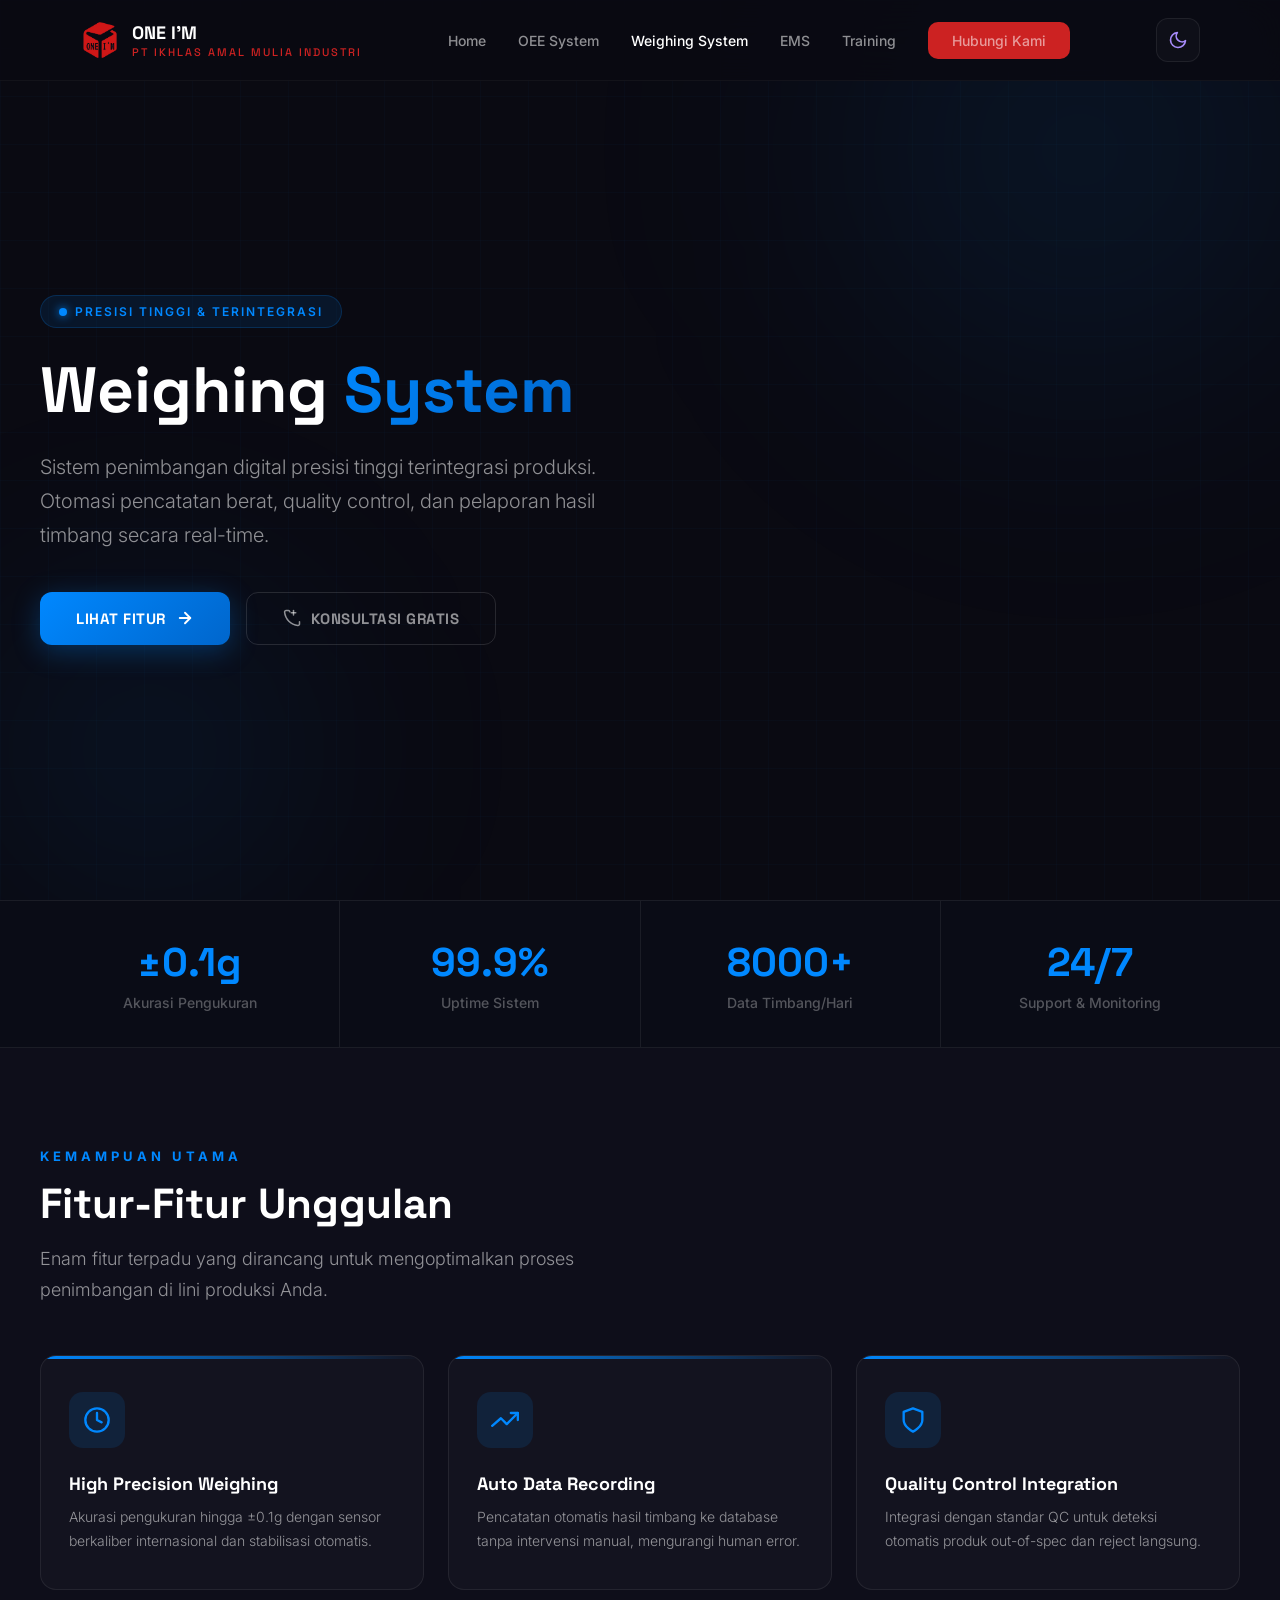
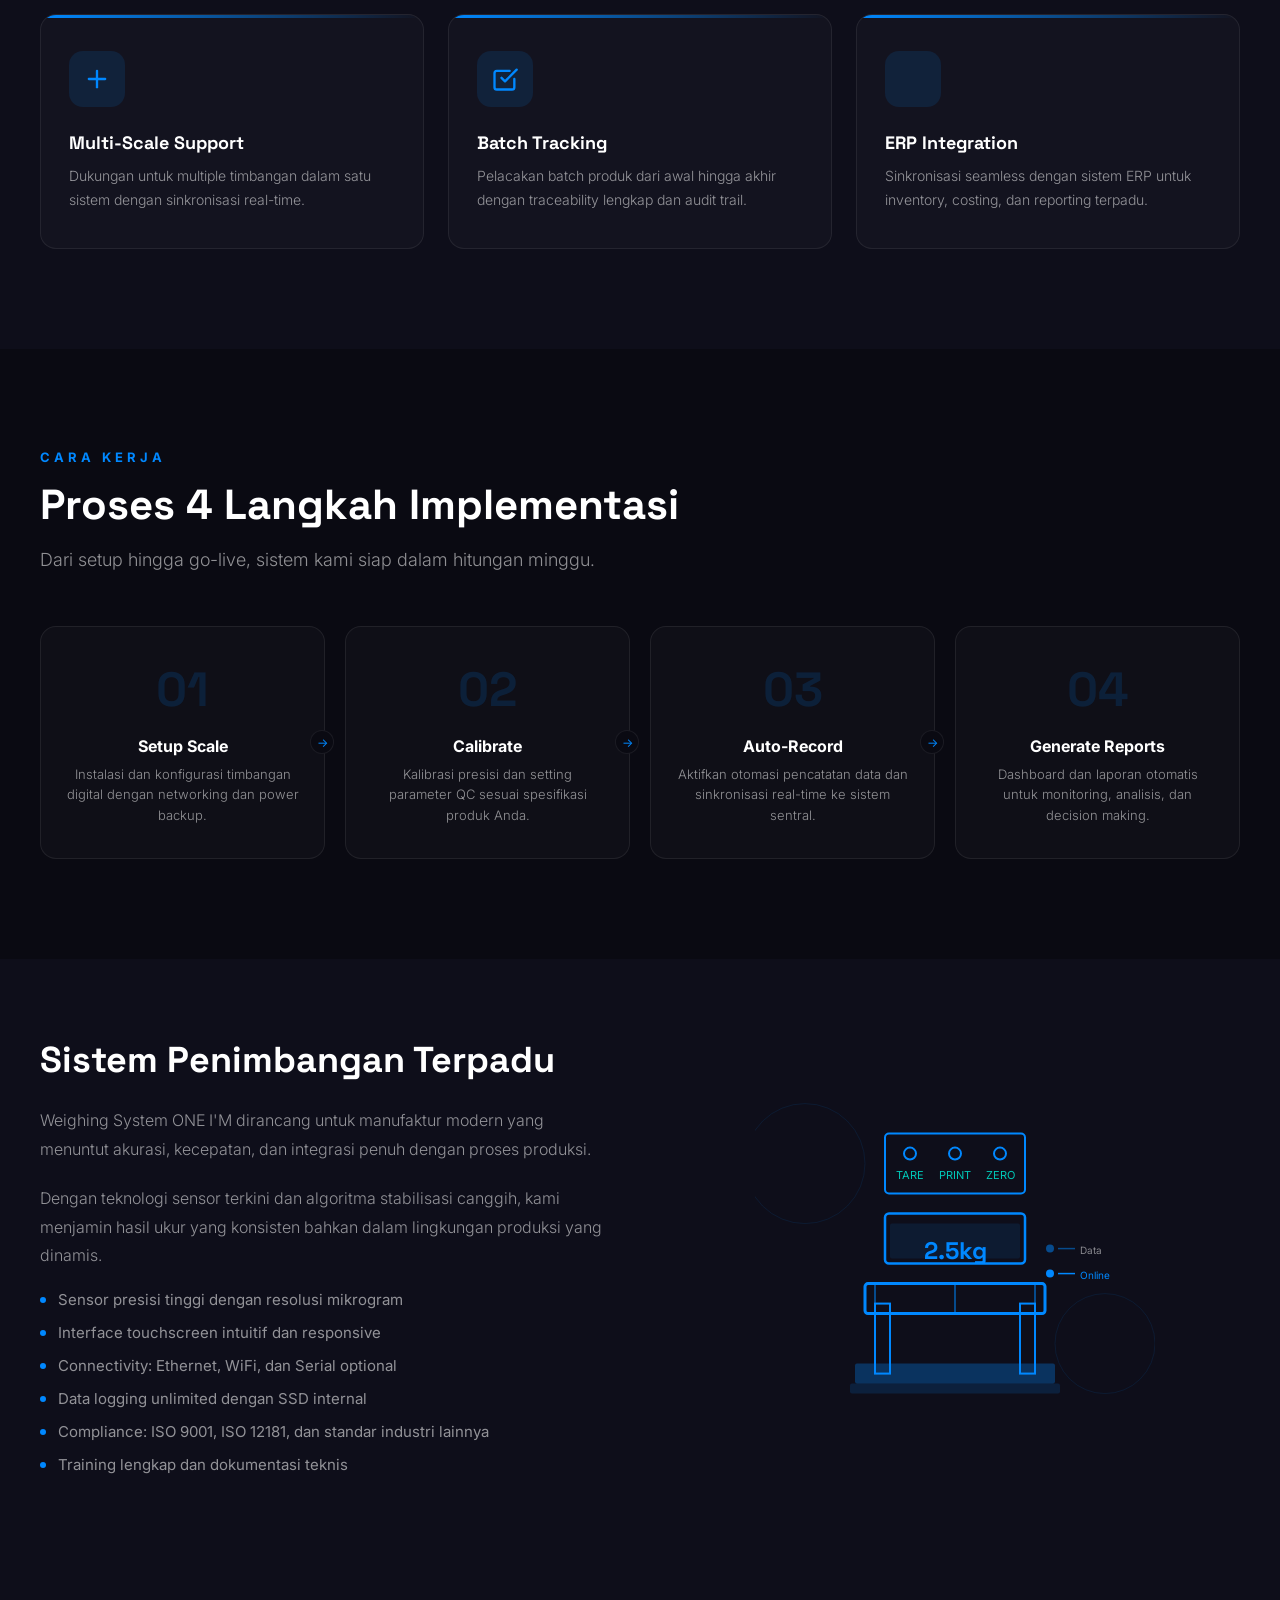
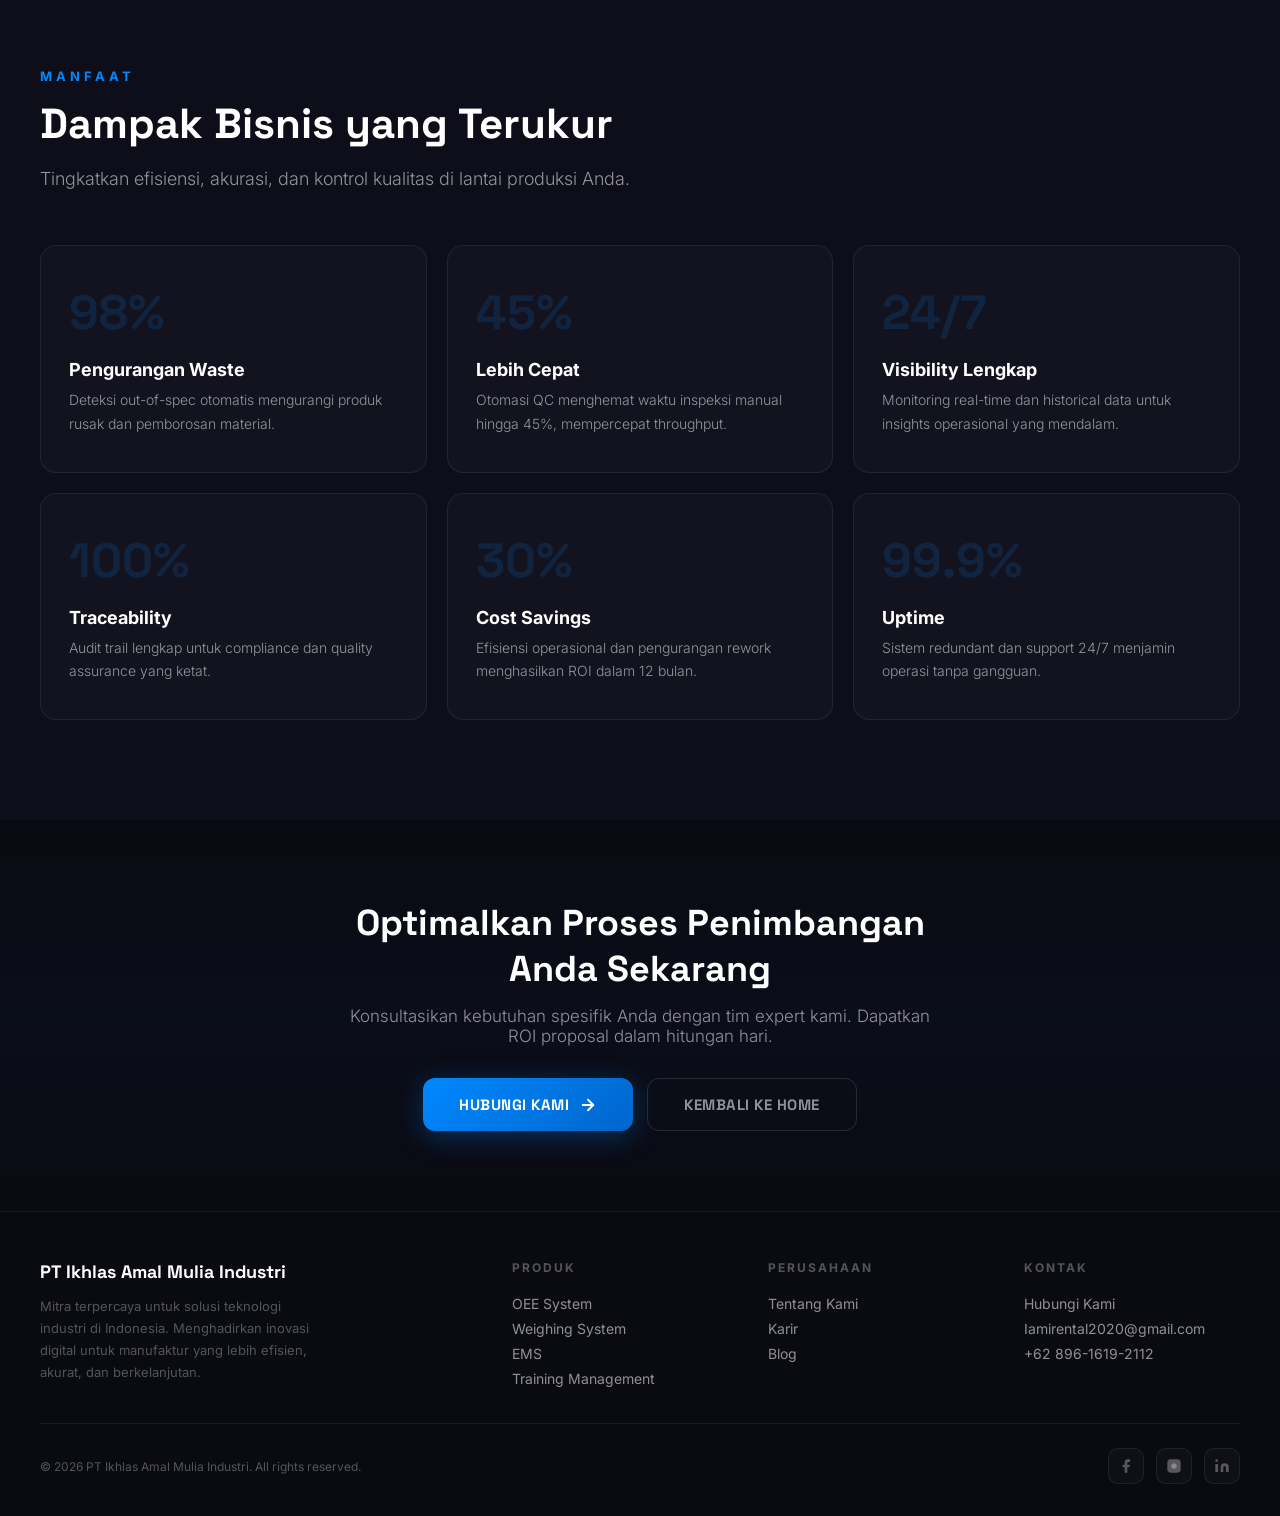
<file: weighing.html>
<!DOCTYPE html>
<html lang="id">
<head>
<meta charset="UTF-8">
<meta name="viewport" content="width=device-width, initial-scale=1.0">
<link rel="icon" type="image/x-icon" href="img/favicon.ico">
<link rel="apple-touch-icon" sizes="180x180" href="img/favicon-180.png">
<title>Weighing System — PT Ikhlas Amal Mulia Industri</title>
<link rel="preconnect" href="https://fonts.googleapis.com">
<link href="https://fonts.googleapis.com/css2?family=Inter:wght@300;400;500;600;700;800;900&family=Space+Grotesk:wght@400;500;600;700;800&family=JetBrains+Mono:wght@400;500;600&display=swap" rel="stylesheet">
<link rel="stylesheet" href="css/weighing.css">
<link rel="stylesheet" href="css/theme.css">
<script src="theme.js"></script>
</head>
<body>

<!-- NAV -->
<nav class="nav">
  <div class="nav-inner">
    <a href="index.html" class="nav-logo">
      <div class="nav-logo-icon"><img src="img/logo.png" alt="ONE I'M Logo"></div>
      <div class="nav-brand">ONE I'M<span>PT Ikhlas Amal Mulia Industri</span></div>
    </a>
    <div class="nav-links">
      <a href="index.html">Home</a>
      <a href="oee.html">OEE System</a>
      <a href="weighing.html" class="active">Weighing System</a>
      <a href="ems.html">EMS</a>
      <a href="training.html">Training</a>
      <a href="contact.html" class="nav-cta">Hubungi Kami</a>
    </div>
    <button class="theme-toggle" onclick="toggleTheme()" aria-label="Toggle theme">
      <svg class="icon-moon" viewBox="0 0 24 24" fill="none" stroke-width="2" stroke-linecap="round" stroke-linejoin="round"><path d="M21 12.79A9 9 0 1 1 11.21 3 7 7 0 0 0 21 12.79z"/></svg>
      <svg class="icon-sun" viewBox="0 0 24 24" fill="none" stroke-width="2" stroke-linecap="round" stroke-linejoin="round"><circle cx="12" cy="12" r="5"/><line x1="12" y1="1" x2="12" y2="3"/><line x1="12" y1="21" x2="12" y2="23"/><line x1="4.22" y1="4.22" x2="5.64" y2="5.64"/><line x1="18.36" y1="18.36" x2="19.78" y2="19.78"/><line x1="1" y1="12" x2="3" y2="12"/><line x1="21" y1="12" x2="23" y2="12"/><line x1="4.22" y1="19.78" x2="5.64" y2="18.36"/><line x1="18.36" y1="5.64" x2="19.78" y2="4.22"/></svg>
    </button>
    <div class="hamburger" onclick="toggleMobileMenu()">
      <span></span><span></span><span></span>
    </div>
  </div>
</nav>
<div class="mobile-menu" id="mobileMenu">
  <a href="index.html">Home</a>
  <a href="oee.html">OEE System</a>
  <a href="weighing.html" class="active">Weighing System</a>
  <a href="ems.html">EMS</a>
  <a href="training.html">Training</a>
  <a href="contact.html">Hubungi Kami</a>
  <div class="mobile-theme-toggle" onclick="toggleTheme()">
    <svg viewBox="0 0 24 24" fill="none" stroke="currentColor" stroke-width="2"><path d="M21 12.79A9 9 0 1 1 11.21 3 7 7 0 0 0 21 12.79z"/></svg>
    <span class="label-dark">Mode Siang</span>
    <span class="label-light">Mode Malam</span>
  </div>
</div>

<!-- HERO -->
<section class="hero">
  <div class="hero-bg">
    <div class="hero-glow1"></div>
    <div class="hero-glow2"></div>
    <div class="hero-grid"></div>
  </div>
  <div class="hero-inner">
    <div class="hero-badge">Presisi Tinggi & Terintegrasi</div>
    <h1>Weighing <em>System</em></h1>
    <p class="hero-sub">Sistem penimbangan digital presisi tinggi terintegrasi produksi. Otomasi pencatatan berat, quality control, dan pelaporan hasil timbang secara real-time.</p>
    <div class="hero-actions">
      <a href="#features" class="btn btn-primary">
        Lihat Fitur
        <svg viewBox="0 0 24 24" fill="none" stroke="currentColor" stroke-width="2.5" stroke-linecap="round" stroke-linejoin="round"><line x1="5" y1="12" x2="19" y2="12"/><polyline points="12 5 19 12 12 19"/></svg>
      </a>
      <a href="contact.html" class="btn btn-outline">
        <svg viewBox="0 0 24 24" fill="none" stroke="currentColor" stroke-width="2" stroke-linecap="round" stroke-linejoin="round"><path d="M22 16.92v3a2 2 0 0 1-2.18 2A19.79 19.79 0 0 1 2.12 4.18 2 2 0 0 1 4.11 2h3a2 2 0 0 1 2 1.72"/><line x1="14" y1="2" x2="14" y2="8"/><line x1="11" y1="5" x2="17" y2="5"/></svg>
        Konsultasi Gratis
      </a>
    </div>
  </div>
</section>

<!-- STATS -->
<div class="stats-strip">
  <div class="stats-inner">
    <div class="stat-item"><div class="stat-num">±0.1g</div><div class="stat-label">Akurasi Pengukuran</div></div>
    <div class="stat-item"><div class="stat-num">99.9%</div><div class="stat-label">Uptime Sistem</div></div>
    <div class="stat-item"><div class="stat-num">8000+</div><div class="stat-label">Data Timbang/Hari</div></div>
    <div class="stat-item"><div class="stat-num">24/7</div><div class="stat-label">Support & Monitoring</div></div>
  </div>
</div>

<!-- FEATURES -->
<section class="section" id="features" style="background:var(--bg2);">
  <div class="section-inner">
    <div class="section-tag">Kemampuan Utama</div>
    <div class="section-title">Fitur-Fitur Unggulan</div>
    <p class="section-desc">Enam fitur terpadu yang dirancang untuk mengoptimalkan proses penimbangan di lini produksi Anda.</p>

    <div class="features-grid">
      <div class="feature-card">
        <div class="feature-icon">
          <svg viewBox="0 0 24 24" fill="none" stroke="currentColor" stroke-width="2" stroke-linecap="round" stroke-linejoin="round"><circle cx="12" cy="12" r="10"/><polyline points="12 6 12 12 16 14"/></svg>
        </div>
        <div class="feature-title">High Precision Weighing</div>
        <div class="feature-desc">Akurasi pengukuran hingga ±0.1g dengan sensor berkaliber internasional dan stabilisasi otomatis.</div>
      </div>

      <div class="feature-card">
        <div class="feature-icon">
          <svg viewBox="0 0 24 24" fill="none" stroke="currentColor" stroke-width="2" stroke-linecap="round" stroke-linejoin="round"><polyline points="23 6 13.5 15.5 8.5 10.5 1 17"/><polyline points="17 6 23 6 23 12"/></svg>
        </div>
        <div class="feature-title">Auto Data Recording</div>
        <div class="feature-desc">Pencatatan otomatis hasil timbang ke database tanpa intervensi manual, mengurangi human error.</div>
      </div>

      <div class="feature-card">
        <div class="feature-icon">
          <svg viewBox="0 0 24 24" fill="none" stroke="currentColor" stroke-width="2" stroke-linecap="round" stroke-linejoin="round"><path d="M12 22s8-4 8-10V5l-8-3-8 3v7c0 6 8 10 8 10z"/></svg>
        </div>
        <div class="feature-title">Quality Control Integration</div>
        <div class="feature-desc">Integrasi dengan standar QC untuk deteksi otomatis produk out-of-spec dan reject langsung.</div>
      </div>

      <div class="feature-card">
        <div class="feature-icon">
          <svg viewBox="0 0 24 24" fill="none" stroke="currentColor" stroke-width="2" stroke-linecap="round" stroke-linejoin="round"><line x1="12" y1="5" x2="12" y2="19"/><line x1="5" y1="12" x2="19" y2="12"/></svg>
        </div>
        <div class="feature-title">Multi-Scale Support</div>
        <div class="feature-desc">Dukungan untuk multiple timbangan dalam satu sistem dengan sinkronisasi real-time.</div>
      </div>

      <div class="feature-card">
        <div class="feature-icon">
          <svg viewBox="0 0 24 24" fill="none" stroke="currentColor" stroke-width="2" stroke-linecap="round" stroke-linejoin="round"><path d="M9 11l3 3L22 4"/><path d="M20 12v7a2 2 0 01-2 2H5a2 2 0 01-2-2V7a2 2 0 012-2h11"/></svg>
        </div>
        <div class="feature-title">Batch Tracking</div>
        <div class="feature-desc">Pelacakan batch produk dari awal hingga akhir dengan traceability lengkap dan audit trail.</div>
      </div>

      <div class="feature-card">
        <div class="feature-icon">
          <svg viewBox="0 0 24 24" fill="none" stroke="currentColor" stroke-width="2" stroke-linecap="round" stroke-linejoin="round"><polyline points="12 3v12m8-8l-8 8-8-8"/></svg>
        </div>
        <div class="feature-title">ERP Integration</div>
        <div class="feature-desc">Sinkronisasi seamless dengan sistem ERP untuk inventory, costing, dan reporting terpadu.</div>
      </div>
    </div>
  </div>
</section>

<!-- HOW IT WORKS -->
<section class="section">
  <div class="section-inner">
    <div class="section-tag">Cara Kerja</div>
    <div class="section-title">Proses 4 Langkah Implementasi</div>
    <p class="section-desc">Dari setup hingga go-live, sistem kami siap dalam hitungan minggu.</p>

    <div class="workflow-grid">
      <div class="workflow-step">
        <div class="workflow-num">01</div>
        <div class="workflow-title">Setup Scale</div>
        <div class="workflow-desc">Instalasi dan konfigurasi timbangan digital dengan networking dan power backup.</div>
        <div class="workflow-arrow">→</div>
      </div>

      <div class="workflow-step">
        <div class="workflow-num">02</div>
        <div class="workflow-title">Calibrate</div>
        <div class="workflow-desc">Kalibrasi presisi dan setting parameter QC sesuai spesifikasi produk Anda.</div>
        <div class="workflow-arrow">→</div>
      </div>

      <div class="workflow-step">
        <div class="workflow-num">03</div>
        <div class="workflow-title">Auto-Record</div>
        <div class="workflow-desc">Aktifkan otomasi pencatatan data dan sinkronisasi real-time ke sistem sentral.</div>
        <div class="workflow-arrow">→</div>
      </div>

      <div class="workflow-step">
        <div class="workflow-num">04</div>
        <div class="workflow-title">Generate Reports</div>
        <div class="workflow-desc">Dashboard dan laporan otomatis untuk monitoring, analisis, dan decision making.</div>
      </div>
    </div>
  </div>
</section>

<!-- ILLUSTRATION -->
<section class="illustration-section">
  <div class="illustration-inner">
    <div class="illustration-content">
      <h2>Sistem Penimbangan Terpadu</h2>
      <p>Weighing System ONE I'M dirancang untuk manufaktur modern yang menuntut akurasi, kecepatan, dan integrasi penuh dengan proses produksi.</p>
      <p>Dengan teknologi sensor terkini dan algoritma stabilisasi canggih, kami menjamin hasil ukur yang konsisten bahkan dalam lingkungan produksi yang dinamis.</p>
      <ul>
        <li>Sensor presisi tinggi dengan resolusi mikrogram</li>
        <li>Interface touchscreen intuitif dan responsive</li>
        <li>Connectivity: Ethernet, WiFi, dan Serial optional</li>
        <li>Data logging unlimited dengan SSD internal</li>
        <li>Compliance: ISO 9001, ISO 12181, dan standar industri lainnya</li>
        <li>Training lengkap dan dokumentasi teknis</li>
      </ul>
    </div>
    <div class="illustration-svg">
      <svg viewBox="0 0 400 400" xmlns="http://www.w3.org/2000/svg" style="width:100%;height:100%;max-width:400px;">
        <!-- Base/Platform -->
        <rect x="100" y="300" width="200" height="20" fill="#0088ff" opacity="0.3" rx="2"/>
        <rect x="95" y="320" width="210" height="10" fill="#0088ff" opacity="0.15" rx="2"/>

        <!-- Support columns -->
        <rect x="120" y="240" width="15" height="70" fill="none" stroke="#0088ff" stroke-width="2"/>
        <rect x="265" y="240" width="15" height="70" fill="none" stroke="#0088ff" stroke-width="2"/>

        <!-- Weighing platform top -->
        <rect x="110" y="220" width="180" height="30" fill="none" stroke="#0088ff" stroke-width="3" rx="3"/>
        <line x1="120" y1="220" x2="120" y2="250" stroke="#0088ff" stroke-width="2" opacity="0.5"/>
        <line x1="200" y1="220" x2="200" y2="250" stroke="#0088ff" stroke-width="2" opacity="0.5"/>
        <line x1="280" y1="220" x2="280" y2="250" stroke="#0088ff" stroke-width="2" opacity="0.5"/>

        <!-- Digital display/readout -->
        <rect x="130" y="150" width="140" height="50" fill="none" stroke="#0088ff" stroke-width="2.5" rx="4"/>
        <rect x="135" y="160" width="130" height="35" fill="rgba(0,136,255,0.1)" rx="2"/>

        <!-- Display text segments -->
        <text x="200" y="195" font-family="Space Grotesk, monospace" font-size="24" font-weight="bold" fill="#0088ff" text-anchor="middle">2.5kg</text>

        <!-- Control panel -->
        <rect x="130" y="70" width="140" height="60" fill="none" stroke="#0088ff" stroke-width="2" rx="4"/>

        <!-- Buttons -->
        <circle cx="155" cy="90" r="6" fill="none" stroke="#0088ff" stroke-width="2"/>
        <circle cx="200" cy="90" r="6" fill="none" stroke="#0088ff" stroke-width="2"/>
        <circle cx="245" cy="90" r="6" fill="none" stroke="#0088ff" stroke-width="2"/>

        <!-- Text labels -->
        <text x="155" y="115" font-family="Inter, sans-serif" font-size="11" fill="#00c8b8" text-anchor="middle">TARE</text>
        <text x="200" y="115" font-family="Inter, sans-serif" font-size="11" fill="#00c8b8" text-anchor="middle">PRINT</text>
        <text x="245" y="115" font-family="Inter, sans-serif" font-size="11" fill="#00c8b8" text-anchor="middle">ZERO</text>

        <!-- Connection indicators -->
        <circle cx="295" cy="185" r="4" fill="#0088ff" opacity="0.5"/>
        <line x1="303" y1="185" x2="320" y2="185" stroke="#0088ff" stroke-width="1.5" opacity="0.5"/>
        <text x="325" y="190" font-family="Inter, sans-serif" font-size="10" fill="rgba(255,255,255,0.5)">Data</text>

        <!-- Power indicator -->
        <circle cx="295" cy="210" r="4" fill="#0088ff"/>
        <line x1="303" y1="210" x2="320" y2="210" stroke="#0088ff" stroke-width="1.5"/>
        <text x="325" y="215" font-family="Inter, sans-serif" font-size="10" fill="#0088ff">Online</text>

        <!-- Decorative elements -->
        <circle cx="50" cy="100" r="60" fill="none" stroke="#0088ff" stroke-width="1" opacity="0.1"/>
        <circle cx="350" cy="280" r="50" fill="none" stroke="#0088ff" stroke-width="1" opacity="0.1"/>
      </svg>
    </div>
  </div>
</section>

<!-- BENEFITS -->
<section class="section" style="background:var(--bg2);">
  <div class="section-inner">
    <div class="section-tag">Manfaat</div>
    <div class="section-title">Dampak Bisnis yang Terukur</div>
    <p class="section-desc">Tingkatkan efisiensi, akurasi, dan kontrol kualitas di lantai produksi Anda.</p>

    <div class="benefits-grid">
      <div class="benefit-card">
        <div class="benefit-num">98%</div>
        <div class="benefit-title">Pengurangan Waste</div>
        <div class="benefit-desc">Deteksi out-of-spec otomatis mengurangi produk rusak dan pemborosan material.</div>
      </div>

      <div class="benefit-card">
        <div class="benefit-num">45%</div>
        <div class="benefit-title">Lebih Cepat</div>
        <div class="benefit-desc">Otomasi QC menghemat waktu inspeksi manual hingga 45%, mempercepat throughput.</div>
      </div>

      <div class="benefit-card">
        <div class="benefit-num">24/7</div>
        <div class="benefit-title">Visibility Lengkap</div>
        <div class="benefit-desc">Monitoring real-time dan historical data untuk insights operasional yang mendalam.</div>
      </div>

      <div class="benefit-card">
        <div class="benefit-num">100%</div>
        <div class="benefit-title">Traceability</div>
        <div class="benefit-desc">Audit trail lengkap untuk compliance dan quality assurance yang ketat.</div>
      </div>

      <div class="benefit-card">
        <div class="benefit-num">30%</div>
        <div class="benefit-title">Cost Savings</div>
        <div class="benefit-desc">Efisiensi operasional dan pengurangan rework menghasilkan ROI dalam 12 bulan.</div>
      </div>

      <div class="benefit-card">
        <div class="benefit-num">99.9%</div>
        <div class="benefit-title">Uptime</div>
        <div class="benefit-desc">Sistem redundant dan support 24/7 menjamin operasi tanpa gangguan.</div>
      </div>
    </div>
  </div>
</section>

<!-- CTA -->
<section class="cta-section">
  <div class="cta-inner">
    <div class="cta-title">Optimalkan Proses Penimbangan Anda Sekarang</div>
    <p class="cta-desc">Konsultasikan kebutuhan spesifik Anda dengan tim expert kami. Dapatkan ROI proposal dalam hitungan hari.</p>
    <div style="display:flex;gap:14px;justify-content:center;flex-wrap:wrap;">
      <a href="contact.html" class="btn btn-primary">Hubungi Kami <svg viewBox="0 0 24 24" fill="none" stroke="currentColor" stroke-width="2.5" stroke-linecap="round" stroke-linejoin="round"><line x1="5" y1="12" x2="19" y2="12"/><polyline points="12 5 19 12 12 19"/></svg></a>
      <a href="index.html" class="btn btn-outline">Kembali ke Home</a>
    </div>
  </div>
</section>

<!-- FOOTER -->
<footer class="footer">
  <div class="footer-inner">
    <div>
      <div class="footer-brand">PT Ikhlas Amal Mulia Industri</div>
      <p class="footer-brand-desc">Mitra terpercaya untuk solusi teknologi industri di Indonesia. Menghadirkan inovasi digital untuk manufaktur yang lebih efisien, akurat, dan berkelanjutan.</p>
    </div>
    <div class="footer-col">
      <div class="footer-col-title">Produk</div>
      <a href="oee.html">OEE System</a>
      <a href="weighing.html">Weighing System</a>
      <a href="ems.html">EMS</a>
      <a href="training.html">Training Management</a>
    </div>
    <div class="footer-col">
      <div class="footer-col-title">Perusahaan</div>
      <a href="#">Tentang Kami</a>
      <a href="#">Karir</a>
      <a href="#">Blog</a>
    </div>
    <div class="footer-col">
      <div class="footer-col-title">Kontak</div>
      <a href="contact.html">Hubungi Kami</a>
      <a href="#">Iamirental2020@gmail.com</a>
      <a href="#">+62 896-1619-2112</a>
    </div>
  </div>
  <div class="footer-bottom">
    <div class="footer-copy">&copy; 2026 PT Ikhlas Amal Mulia Industri. All rights reserved.</div>
    <div class="footer-socials">
      <a href="#" class="footer-social"><svg viewBox="0 0 24 24"><path d="M18 2h-3a5 5 0 0 0-5 5v3H7v4h3v8h4v-8h3l1-4h-4V7a1 1 0 0 1 1-1h3z"/></svg></a>
      <a href="#" class="footer-social"><svg viewBox="0 0 24 24"><rect x="2" y="2" width="20" height="20" rx="5"/><path d="M16 11.37A4 4 0 1 1 12.63 8 4 4 0 0 1 16 11.37z"/><line x1="17.5" y1="6.5" x2="17.51" y2="6.5"/></svg></a>
      <a href="#" class="footer-social"><svg viewBox="0 0 24 24"><path d="M16 8a6 6 0 0 1 6 6v7h-4v-7a2 2 0 0 0-2-2 2 2 0 0 0-2 2v7h-4v-7a6 6 0 0 1 6-6z"/><rect x="2" y="9" width="4" height="12"/><circle cx="4" cy="4" r="2"/></svg></a>
    </div>
  </div>
</footer>

</body>
</html>
</file>
<file: css/theme.css>
/* ===== DARK THEME (Default) ===== */
:root {
  --bg: #0a0a12;
  --bg2: #0e0e1a;
  --bg3: #12121e;
  --card: rgba(255,255,255,0.025);
  --card-hover: rgba(0,200,150,0.04);
  --border: rgba(255,255,255,0.07);
  --border-hover: rgba(0,200,150,0.2);
  --text: #fff;
  --text2: rgba(255,255,255,0.55);
  --text3: rgba(255,255,255,0.3);
  --nav-bg: rgba(10,10,18,0.85);
  --nav-border: rgba(255,255,255,0.04);
  --input-bg: rgba(255,255,255,0.04);
  --input-border: rgba(255,255,255,0.1);
  --shadow: rgba(0,0,0,0.5);
  --glow-green: rgba(0,200,150,0.12);
  --glow-blue: rgba(0,136,255,0.1);
  --stats-bg: rgba(0,200,150,0.015);
  --footer-border: rgba(255,255,255,0.05);
  --code-bg: rgba(255,255,255,0.06);
}

/* ===== LIGHT THEME ===== */
[data-theme="light"] {
  --bg: #f5f7fa;
  --bg2: #edf0f5;
  --bg3: #e4e8ef;
  --card: rgba(255,255,255,0.85);
  --card-hover: rgba(0,200,150,0.06);
  --border: rgba(0,0,0,0.08);
  --border-hover: rgba(0,200,150,0.3);
  --text: #1a1a2e;
  --text2: rgba(26,26,46,0.65);
  --text3: rgba(26,26,46,0.4);
  --nav-bg: rgba(245,247,250,0.9);
  --nav-border: rgba(0,0,0,0.06);
  --input-bg: rgba(0,0,0,0.03);
  --input-border: rgba(0,0,0,0.12);
  --shadow: rgba(0,0,0,0.08);
  --glow-green: rgba(0,200,150,0.06);
  --glow-blue: rgba(0,136,255,0.05);
  --stats-bg: rgba(0,200,150,0.04);
  --footer-border: rgba(0,0,0,0.06);
  --code-bg: rgba(0,0,0,0.04);
}

/* Light theme specific overrides */
[data-theme="light"] body {
  background: var(--bg);
  color: var(--text);
}

[data-theme="light"] .nav {
  background: var(--nav-bg);
  border-bottom-color: var(--nav-border);
  box-shadow: 0 1px 12px rgba(0,0,0,0.06);
}

[data-theme="light"] .hero-glow1,
[data-theme="light"] .hero-glow2,
[data-theme="light"] .hero-glow,
[data-theme="light"] .hero-glow-2 {
  opacity: 0.3;
}

[data-theme="light"] .hero-grid,
[data-theme="light"] .grid-pattern,
[data-theme="light"] .hero-bg .hero-grid {
  opacity: 0.4;
}

[data-theme="light"] .hamburger span {
  background: var(--text);
}

[data-theme="light"] .mobile-menu {
  background: rgba(245,247,250,0.97);
}

[data-theme="light"] .product-card,
[data-theme="light"] .feat,
[data-theme="light"] .why-card,
[data-theme="light"] .gauge-card,
[data-theme="light"] .feature-card,
[data-theme="light"] .step-card,
[data-theme="light"] .benefit-card {
  background: var(--card);
  border-color: var(--border);
  box-shadow: 0 2px 12px rgba(0,0,0,0.04);
}

[data-theme="light"] .product-card:hover,
[data-theme="light"] .feat:hover,
[data-theme="light"] .why-card:hover,
[data-theme="light"] .feature-card:hover {
  box-shadow: 0 8px 30px rgba(0,0,0,0.08);
}

[data-theme="light"] .dashboard-preview,
[data-theme="light"] .production-line-wrapper,
[data-theme="light"] .illustration-wrapper {
  background: var(--card);
  border-color: var(--border);
}

[data-theme="light"] .stats-strip,
[data-theme="light"] .stats-bar {
  background: var(--stats-bg);
  border-color: var(--border);
}

[data-theme="light"] .stat-item,
[data-theme="light"] .stat {
  border-color: var(--border);
}

[data-theme="light"] .footer {
  background: var(--bg2);
  border-color: var(--border);
}

[data-theme="light"] .footer-bottom {
  border-color: var(--border);
}

[data-theme="light"] .footer-social {
  background: var(--card);
  border-color: var(--border);
}

[data-theme="light"] .footer-social svg {
  fill: var(--text3);
}

[data-theme="light"] .btn-outline {
  border-color: rgba(0,0,0,0.15);
  color: var(--text2);
}

[data-theme="light"] .btn-outline:hover {
  border-color: rgba(0,0,0,0.3);
  color: var(--text);
}

[data-theme="light"] .hero h1,
[data-theme="light"] .headline,
[data-theme="light"] .section-title,
[data-theme="light"] .cta-title,
[data-theme="light"] .pc-title,
[data-theme="light"] .why-title,
[data-theme="light"] .feat h3,
[data-theme="light"] .cta-headline {
  color: var(--text);
}

[data-theme="light"] .nav-brand {
  color: var(--text);
}

[data-theme="light"] .badge,
[data-theme="light"] .hero-badge {
  background: rgba(0,200,150,0.08);
  border-color: rgba(0,200,150,0.2);
}

/* Contact form light overrides */
[data-theme="light"] .form-input,
[data-theme="light"] .form-textarea,
[data-theme="light"] .form-select,
[data-theme="light"] input,
[data-theme="light"] textarea,
[data-theme="light"] select {
  background: var(--input-bg) !important;
  border-color: var(--input-border) !important;
  color: var(--text) !important;
}

[data-theme="light"] .contact-card,
[data-theme="light"] .info-card {
  background: var(--card);
  border-color: var(--border);
}

/* Smooth transitions */
body,
.nav,
.product-card,
.feat,
.why-card,
.gauge-card,
.feature-card,
.step-card,
.benefit-card,
.dashboard-preview,
.production-line-wrapper,
.illustration-wrapper,
.stats-strip,
.stats-bar,
.stat-item,
.stat,
.footer,
.footer-social,
.btn-outline,
.mobile-menu,
.contact-card,
.info-card,
input, textarea, select {
  transition: background-color 0.4s ease, color 0.4s ease, border-color 0.4s ease, box-shadow 0.4s ease;
}

/* ===== THEME TOGGLE BUTTON ===== */
.theme-toggle {
  width: 44px;
  height: 44px;
  border-radius: 12px;
  border: 1px solid var(--border);
  background: var(--card);
  cursor: pointer;
  display: flex;
  align-items: center;
  justify-content: center;
  transition: all 0.3s ease;
  flex-shrink: 0;
  position: relative;
  overflow: hidden;
}
.theme-toggle:hover {
  border-color: var(--border-hover);
  background: var(--card-hover);
  transform: scale(1.05);
}
.theme-toggle svg {
  width: 20px;
  height: 20px;
  transition: all 0.4s ease;
  position: absolute;
}
.theme-toggle .icon-moon {
  stroke: #a78bfa;
  opacity: 1;
  transform: rotate(0deg) scale(1);
}
.theme-toggle .icon-sun {
  stroke: #f59e0b;
  opacity: 0;
  transform: rotate(-90deg) scale(0.5);
}
[data-theme="light"] .theme-toggle .icon-moon {
  opacity: 0;
  transform: rotate(90deg) scale(0.5);
}
[data-theme="light"] .theme-toggle .icon-sun {
  opacity: 1;
  transform: rotate(0deg) scale(1);
}

/* Mobile theme toggle */
.mobile-theme-toggle {
  display: flex;
  align-items: center;
  gap: 12px;
  padding: 14px 16px;
  border-radius: 10px;
  cursor: pointer;
  transition: all 0.2s;
  color: var(--text2);
  font-size: 15px;
}
.mobile-theme-toggle:hover {
  background: rgba(255,255,255,0.04);
  color: var(--text);
}
[data-theme="light"] .mobile-theme-toggle:hover {
  background: rgba(0,0,0,0.04);
}
.mobile-theme-toggle svg {
  width: 20px;
  height: 20px;
}
.mobile-theme-toggle .label-dark { display: inline; }
.mobile-theme-toggle .label-light { display: none; }
[data-theme="light"] .mobile-theme-toggle .label-dark { display: none; }
[data-theme="light"] .mobile-theme-toggle .label-light { display: inline; }
</file>
<file: css/main.css>
:root {
  --red: #CC2222;
  --red2: rgba(204,34,34,0.12);
  --green: #00c896;
  --green2: rgba(0,200,150,0.12);
  --blue: #0088ff;
  --blue2: rgba(0,136,255,0.12);
  --purple: #a78bfa;
  --purple2: rgba(167,139,250,0.12);
  --orange: #f59e0b;
  --orange2: rgba(245,158,11,0.12);
  --radius: 16px;
}
*{margin:0;padding:0;box-sizing:border-box;}
html{scroll-behavior:smooth;}
body{background:var(--bg);color:var(--text);font-family:'Inter',sans-serif;-webkit-text-size-adjust:100%;}
a{text-decoration:none;color:inherit;}
img{max-width:100%;display:block;}

/* ===== NAV ===== */
.nav{position:fixed;top:0;left:0;width:100%;z-index:100;padding:18px 0;transition:all .3s;background:rgba(10,10,18,0.85);backdrop-filter:blur(20px);border-bottom:1px solid rgba(255,255,255,0.04);}
.nav-inner{max-width:1200px;margin:0 auto;padding:0 40px;display:flex;justify-content:space-between;align-items:center;}
.nav-logo{display:flex;align-items:center;gap:12px;}
.nav-logo-icon{width:40px;height:40px;display:flex;align-items:center;justify-content:center;}
.nav-logo-icon img{width:40px;height:40px;object-fit:contain;}
.nav-brand{font-family:'Space Grotesk',sans-serif;font-weight:700;font-size:18px;color:#fff;}
.nav-brand span{color:var(--green);font-size:11px;display:block;font-weight:500;letter-spacing:2px;text-transform:uppercase;margin-top:1px;}
.nav-links{display:flex;gap:32px;align-items:center;}
.nav-links a{font-size:14px;font-weight:500;color:var(--text2);transition:color .2s;}
.nav-links a:hover,.nav-links a.active{color:#fff;}
.nav-cta{background:var(--green);color:#fff;font-weight:700;padding:10px 24px;border-radius:10px;font-size:13px;transition:all .2s;}
.nav-cta:hover{background:#00b386;transform:translateY(-1px);}
.hamburger{display:none;flex-direction:column;gap:5px;cursor:pointer;padding:8px;}
.hamburger span{width:24px;height:2px;background:#fff;border-radius:2px;transition:all .3s;}
.mobile-menu{display:none;position:fixed;top:76px;left:0;width:100%;background:rgba(10,10,18,0.97);backdrop-filter:blur(20px);padding:20px;border-bottom:1px solid var(--border);z-index:99;}
.mobile-menu.open{display:flex;flex-direction:column;gap:4px;}
.mobile-menu a{padding:14px 16px;font-size:15px;color:var(--text2);border-radius:10px;transition:all .2s;}
.mobile-menu a:hover{background:rgba(255,255,255,0.04);color:#fff;}

/* ===== HERO ===== */
.hero{position:relative;min-height:100vh;display:flex;align-items:center;padding:120px 40px 80px;overflow:hidden;}
.hero-bg{position:absolute;inset:0;overflow:hidden;}
.hero-glow1{position:absolute;width:700px;height:700px;border-radius:50%;filter:blur(120px);top:-200px;right:-150px;background:radial-gradient(circle,rgba(0,200,150,0.12),transparent 70%);}
.hero-glow2{position:absolute;width:500px;height:500px;border-radius:50%;filter:blur(100px);bottom:-100px;left:-100px;background:radial-gradient(circle,rgba(0,136,255,0.1),transparent 70%);}
.hero-grid{position:absolute;inset:0;background-image:linear-gradient(rgba(0,200,150,0.025) 1px,transparent 1px),linear-gradient(90deg,rgba(0,200,150,0.025) 1px,transparent 1px);background-size:48px 48px;}
.hero-inner{position:relative;z-index:2;max-width:1200px;margin:0 auto;width:100%;}
.hero-badge{display:inline-flex;align-items:center;gap:8px;background:rgba(0,200,150,0.1);border:1px solid rgba(0,200,150,0.2);border-radius:30px;padding:8px 18px;font-size:12px;font-weight:600;color:var(--green);text-transform:uppercase;letter-spacing:2px;margin-bottom:28px;}
.hero-badge::before{content:'';width:8px;height:8px;background:var(--green);border-radius:50%;box-shadow:0 0 10px var(--green);animation:pulse 2s infinite;}
@keyframes pulse{0%,100%{opacity:1;transform:scale(1);}50%{opacity:.5;transform:scale(.8);}}
.hero h1{font-family:'Space Grotesk',sans-serif;font-size:64px;font-weight:800;line-height:1.08;margin-bottom:24px;max-width:800px;}
.hero h1 em{font-style:normal;background:linear-gradient(135deg,var(--green),var(--blue));-webkit-background-clip:text;-webkit-text-fill-color:transparent;background-clip:text;}
.hero-sub{font-size:20px;color:var(--text2);line-height:1.7;max-width:600px;margin-bottom:40px;font-weight:300;}
.hero-actions{display:flex;gap:16px;flex-wrap:wrap;}
.btn{display:inline-flex;align-items:center;gap:10px;font-family:'Space Grotesk',sans-serif;font-weight:700;font-size:15px;padding:16px 36px;border-radius:12px;cursor:pointer;transition:all .2s;border:none;text-transform:uppercase;letter-spacing:.5px;}
.btn-primary{background:linear-gradient(135deg,var(--green),#009e78);color:#fff;box-shadow:0 6px 28px rgba(0,200,150,0.3);}
.btn-primary:hover{transform:translateY(-2px);box-shadow:0 10px 40px rgba(0,200,150,0.4);}
.btn-outline{background:transparent;color:var(--text2);border:1px solid rgba(255,255,255,0.12);}
.btn-outline:hover{border-color:rgba(255,255,255,0.3);color:#fff;}
.btn svg{width:18px;height:18px;}

/* ===== STATS BAR ===== */
.stats-strip{border-top:1px solid var(--border);border-bottom:1px solid var(--border);background:rgba(0,200,150,0.015);}
.stats-inner{max-width:1200px;margin:0 auto;display:flex;}
.stat-item{flex:1;padding:36px 24px;text-align:center;border-right:1px solid var(--border);}
.stat-item:last-child{border-right:none;}
.stat-num{font-family:'Space Grotesk',sans-serif;font-size:40px;font-weight:800;color:var(--green);margin-bottom:6px;}
.stat-label{font-size:14px;color:var(--text3);font-weight:500;}

/* ===== PRODUCTS ===== */
.section{padding:100px 40px;}
.section-inner{max-width:1200px;margin:0 auto;}
.section-tag{font-size:13px;font-weight:700;color:var(--green);text-transform:uppercase;letter-spacing:4px;margin-bottom:16px;}
.section-title{font-family:'Space Grotesk',sans-serif;font-size:42px;font-weight:800;margin-bottom:16px;line-height:1.15;}
.section-desc{font-size:18px;color:var(--text2);max-width:600px;line-height:1.7;margin-bottom:50px;font-weight:300;}

.products-grid{display:grid;grid-template-columns:repeat(2,1fr);gap:24px;}
.product-card{background:var(--card);border:1px solid var(--border);border-radius:var(--radius);padding:40px 32px;transition:all .3s;position:relative;overflow:hidden;}
.product-card:hover{border-color:rgba(0,200,150,0.2);transform:translateY(-4px);box-shadow:0 20px 60px rgba(0,0,0,0.3);}
.product-card::before{content:'';position:absolute;top:0;left:0;width:100%;height:3px;border-radius:var(--radius) var(--radius) 0 0;}
.product-card.pc-green::before{background:linear-gradient(90deg,var(--green),transparent);}
.product-card.pc-blue::before{background:linear-gradient(90deg,var(--blue),transparent);}
.product-card.pc-purple::before{background:linear-gradient(90deg,var(--purple),transparent);}
.product-card.pc-orange::before{background:linear-gradient(90deg,var(--orange),transparent);}
.pc-icon{width:56px;height:56px;border-radius:14px;display:flex;align-items:center;justify-content:center;margin-bottom:24px;}
.pc-icon svg{width:28px;height:28px;}
.pc-icon.pi-green{background:var(--green2);}
.pc-icon.pi-blue{background:var(--blue2);}
.pc-icon.pi-purple{background:var(--purple2);}
.pc-icon.pi-orange{background:var(--orange2);}
.pc-title{font-family:'Space Grotesk',sans-serif;font-size:22px;font-weight:700;margin-bottom:10px;}
.pc-desc{font-size:15px;color:var(--text2);line-height:1.7;margin-bottom:24px;font-weight:300;}
.pc-features{display:flex;flex-direction:column;gap:8px;margin-bottom:28px;}
.pc-feat{display:flex;align-items:center;gap:10px;font-size:13px;color:var(--text2);}
.pc-feat svg{width:16px;height:16px;flex-shrink:0;}
.pc-link{display:inline-flex;align-items:center;gap:8px;font-size:14px;font-weight:600;color:var(--green);transition:gap .2s;}
.pc-link:hover{gap:12px;}
.pc-link svg{width:16px;height:16px;}

/* ===== WHY US ===== */
.why-grid{display:grid;grid-template-columns:repeat(3,1fr);gap:20px;}
.why-card{background:var(--card);border:1px solid var(--border);border-radius:var(--radius);padding:36px 28px;transition:all .3s;}
.why-card:hover{border-color:rgba(0,200,150,0.15);}
.why-num{font-family:'Space Grotesk',sans-serif;font-size:48px;font-weight:800;color:rgba(0,200,150,0.15);margin-bottom:16px;}
.why-title{font-size:18px;font-weight:700;margin-bottom:8px;}
.why-desc{font-size:14px;color:var(--text2);line-height:1.7;font-weight:300;}

/* ===== CTA ===== */
.cta-section{padding:80px 40px;text-align:center;position:relative;overflow:hidden;}
.cta-section::before{content:'';position:absolute;inset:0;background:linear-gradient(180deg,transparent 0%,rgba(0,200,150,0.03) 50%,transparent 100%);}
.cta-inner{position:relative;z-index:2;max-width:600px;margin:0 auto;}
.cta-title{font-family:'Space Grotesk',sans-serif;font-size:36px;font-weight:800;margin-bottom:14px;}
.cta-desc{font-size:17px;color:var(--text2);margin-bottom:32px;font-weight:300;}

/* ===== FOOTER ===== */
.footer{border-top:1px solid var(--border);padding:48px 40px 32px;}
.footer-inner{max-width:1200px;margin:0 auto;display:grid;grid-template-columns:2fr 1fr 1fr 1fr;gap:40px;}
.footer-brand{font-family:'Space Grotesk',sans-serif;font-size:18px;font-weight:700;margin-bottom:12px;}
.footer-brand-desc{font-size:13px;color:var(--text3);line-height:1.7;max-width:280px;}
.footer-col-title{font-size:12px;font-weight:700;text-transform:uppercase;letter-spacing:2px;color:var(--text3);margin-bottom:16px;}
.footer-col a{display:block;font-size:14px;color:var(--text2);padding:4px 0;transition:color .2s;}
.footer-col a:hover{color:#fff;}
.footer-bottom{max-width:1200px;margin:32px auto 0;padding-top:24px;border-top:1px solid var(--border);display:flex;justify-content:space-between;align-items:center;}
.footer-copy{font-size:12px;color:var(--text3);}
.footer-socials{display:flex;gap:12px;}
.footer-social{width:36px;height:36px;border-radius:10px;background:var(--card);border:1px solid var(--border);display:flex;align-items:center;justify-content:center;transition:all .2s;}
.footer-social:hover{border-color:rgba(0,200,150,0.3);background:rgba(0,200,150,0.08);}
.footer-social svg{width:16px;height:16px;fill:var(--text3);}

/* ===== RESPONSIVE ===== */
@media(max-width:1024px){
  .hero h1{font-size:48px;}
  .section-title{font-size:34px;}
  .products-grid{gap:18px;}
  .product-card{padding:32px 24px;}
  .why-grid{grid-template-columns:1fr 1fr;}
  .footer-inner{grid-template-columns:1fr 1fr;gap:32px;}
}
@media(max-width:768px){
  .nav-inner{padding:0 24px;}
  .nav-links{display:none;}
  .hamburger{display:flex;}
  .hero{padding:100px 24px 60px;min-height:auto;}
  .hero h1{font-size:36px;}
  .hero-sub{font-size:17px;}
  .section{padding:60px 24px;}
  .section-title{font-size:28px;}
  .section-desc{font-size:16px;}
  .products-grid{grid-template-columns:1fr;}
  .stats-inner{flex-wrap:wrap;}
  .stat-item{min-width:50%;padding:24px 16px;}
  .stat-num{font-size:30px;}
  .why-grid{grid-template-columns:1fr;gap:14px;}
  .cta-section{padding:60px 24px;}
  .cta-title{font-size:28px;}
  .footer{padding:36px 24px 24px;}
  .footer-inner{grid-template-columns:1fr;gap:28px;}
  .footer-bottom{flex-direction:column;gap:16px;text-align:center;}
}
@media(max-width:480px){
  .hero{padding:90px 16px 48px;}
  .hero h1{font-size:28px;}
  .hero-sub{font-size:15px;}
  .hero-actions{flex-direction:column;}
  .btn{width:100%;justify-content:center;padding:15px 28px;font-size:14px;}
  .section{padding:48px 16px;}
  .section-title{font-size:24px;}
  .stat-item{min-width:50%;padding:20px 12px;}
  .stat-num{font-size:24px;}
  .stat-label{font-size:11px;}
  .product-card{padding:24px 18px;}
  .pc-title{font-size:18px;}
  .cta-title{font-size:22px;}
}
</file>
<file: css/contact.css>
:root {
  --red: #CC2222;
  --red2: rgba(204,34,34,0.12);
  --green: #00c896;
  --green2: rgba(0,200,150,0.12);
  --blue: #0088ff;
  --blue2: rgba(0,136,255,0.12);
  --purple: #a78bfa;
  --purple2: rgba(167,139,250,0.12);
  --orange: #f59e0b;
  --orange2: rgba(245,158,11,0.12);
  --radius: 16px;
}
*{margin:0;padding:0;box-sizing:border-box;}
html{scroll-behavior:smooth;}
body{background:var(--bg);color:var(--text);font-family:'Inter',sans-serif;-webkit-text-size-adjust:100%;}
a{text-decoration:none;color:inherit;}
img{max-width:100%;display:block;}

/* ===== NAV ===== */
.nav{position:fixed;top:0;left:0;width:100%;z-index:100;padding:18px 0;transition:all .3s;background:rgba(10,10,18,0.85);backdrop-filter:blur(20px);border-bottom:1px solid rgba(255,255,255,0.04);}
.nav-inner{max-width:1200px;margin:0 auto;padding:0 40px;display:flex;justify-content:space-between;align-items:center;}
.nav-logo{display:flex;align-items:center;gap:12px;}
.nav-logo-icon{width:40px;height:40px;display:flex;align-items:center;justify-content:center;}
.nav-logo-icon img{width:40px;height:40px;object-fit:contain;}
.nav-brand{font-family:'Space Grotesk',sans-serif;font-weight:700;font-size:18px;color:#fff;}
.nav-brand span{color:var(--green);font-size:11px;display:block;font-weight:500;letter-spacing:2px;text-transform:uppercase;margin-top:1px;}
.nav-links{display:flex;gap:32px;align-items:center;}
.nav-links a{font-size:14px;font-weight:500;color:var(--text2);transition:color .2s;}
.nav-links a:hover,.nav-links a.active{color:#fff;}
.nav-cta{background:var(--green);color:#fff;font-weight:700;padding:10px 24px;border-radius:10px;font-size:13px;transition:all .2s;}
.nav-cta:hover{background:#00b386;transform:translateY(-1px);}
.hamburger{display:none;flex-direction:column;gap:5px;cursor:pointer;padding:8px;}
.hamburger span{width:24px;height:2px;background:#fff;border-radius:2px;transition:all .3s;}
.mobile-menu{display:none;position:fixed;top:76px;left:0;width:100%;background:rgba(10,10,18,0.97);backdrop-filter:blur(20px);padding:20px;border-bottom:1px solid var(--border);z-index:99;}
.mobile-menu.open{display:flex;flex-direction:column;gap:4px;}
.mobile-menu a{padding:14px 16px;font-size:15px;color:var(--text2);border-radius:10px;transition:all .2s;}
.mobile-menu a:hover{background:rgba(255,255,255,0.04);color:#fff;}

/* ===== HERO ===== */
.hero{position:relative;min-height:60vh;display:flex;align-items:center;padding:120px 40px 80px;overflow:hidden;}
.hero-bg{position:absolute;inset:0;overflow:hidden;}
.hero-glow1{position:absolute;width:700px;height:700px;border-radius:50%;filter:blur(120px);top:-200px;right:-150px;background:radial-gradient(circle,rgba(0,200,150,0.12),transparent 70%);}
.hero-glow2{position:absolute;width:500px;height:500px;border-radius:50%;filter:blur(100px);bottom:-100px;left:-100px;background:radial-gradient(circle,rgba(0,136,255,0.1),transparent 70%);}
.hero-grid{position:absolute;inset:0;background-image:linear-gradient(rgba(0,200,150,0.025) 1px,transparent 1px),linear-gradient(90deg,rgba(0,200,150,0.025) 1px,transparent 1px);background-size:48px 48px;}
.hero-inner{position:relative;z-index:2;max-width:1200px;margin:0 auto;width:100%;}
.hero h1{font-family:'Space Grotesk',sans-serif;font-size:56px;font-weight:800;line-height:1.08;margin-bottom:16px;max-width:800px;}
.hero h1 em{font-style:normal;background:linear-gradient(135deg,var(--green),var(--blue));-webkit-background-clip:text;-webkit-text-fill-color:transparent;background-clip:text;}
.hero-sub{font-size:18px;color:var(--text2);line-height:1.7;max-width:600px;font-weight:300;}

/* ===== CONTACT LAYOUT ===== */
.contact-section{padding:100px 40px;}
.contact-inner{max-width:1200px;margin:0 auto;display:grid;grid-template-columns:1fr 1fr;gap:60px;align-items:start;}

/* ===== FORM ===== */
.contact-form h2{font-family:'Space Grotesk',sans-serif;font-size:28px;font-weight:700;margin-bottom:32px;}
.form-group{display:flex;flex-direction:column;gap:8px;margin-bottom:20px;}
.form-group label{font-size:13px;font-weight:600;color:var(--text2);text-transform:uppercase;letter-spacing:1px;}
.form-group input,
.form-group textarea,
.form-group select{background:var(--card);border:1px solid var(--border);border-radius:12px;padding:14px 16px;color:var(--text);font-family:inherit;font-size:14px;transition:all .2s;}
.form-group input:focus,
.form-group textarea:focus,
.form-group select:focus{outline:none;border-color:rgba(0,200,150,0.3);background:rgba(255,255,255,0.03);}
.form-group input::placeholder,
.form-group textarea::placeholder{color:var(--text3);}
.form-group textarea{min-height:140px;resize:vertical;}
.form-group select{cursor:pointer;}
.form-group select option{background:var(--bg);color:var(--text);}
.form-submit{background:linear-gradient(135deg,var(--green),#009e78);color:#fff;font-weight:700;padding:16px 36px;border-radius:12px;cursor:pointer;border:none;font-size:15px;text-transform:uppercase;letter-spacing:.5px;transition:all .2s;font-family:'Space Grotesk',sans-serif;}
.form-submit:hover{transform:translateY(-2px);box-shadow:0 10px 40px rgba(0,200,150,0.4);}

/* ===== CONTACT INFO ===== */
.contact-info h2{font-family:'Space Grotesk',sans-serif;font-size:28px;font-weight:700;margin-bottom:32px;}
.info-cards{display:flex;flex-direction:column;gap:20px;margin-bottom:40px;}
.info-card{background:var(--card);border:1px solid var(--border);border-radius:var(--radius);padding:28px;transition:all .3s;}
.info-card:hover{border-color:rgba(0,200,150,0.2);transform:translateY(-2px);}
.info-icon{width:48px;height:48px;border-radius:12px;background:var(--green2);display:flex;align-items:center;justify-content:center;margin-bottom:14px;}
.info-icon svg{width:24px;height:24px;color:var(--green);stroke-width:2;}
.info-title{font-family:'Space Grotesk',sans-serif;font-size:16px;font-weight:700;margin-bottom:6px;}
.info-content{font-size:14px;color:var(--text2);line-height:1.6;}
.info-content a{color:var(--green);transition:color .2s;}
.info-content a:hover{color:#00d9a3;}

/* ===== MAP ===== */
.map-container{background:var(--card);border:1px solid var(--border);border-radius:var(--radius);height:300px;display:flex;align-items:center;justify-content:center;position:relative;overflow:hidden;}
.map-placeholder{position:absolute;inset:0;background:linear-gradient(135deg,rgba(0,200,150,0.08) 0%,rgba(0,136,255,0.08) 100%);display:flex;align-items:center;justify-content:center;flex-direction:column;color:var(--text2);}
.map-placeholder svg{width:48px;height:48px;margin-bottom:12px;color:var(--text3);}
.map-placeholder p{font-size:14px;text-align:center;}

/* ===== FOOTER ===== */
.footer{border-top:1px solid var(--border);padding:48px 40px 32px;}
.footer-inner{max-width:1200px;margin:0 auto;display:grid;grid-template-columns:2fr 1fr 1fr 1fr;gap:40px;}
.footer-brand{font-family:'Space Grotesk',sans-serif;font-size:18px;font-weight:700;margin-bottom:12px;}
.footer-brand-desc{font-size:13px;color:var(--text3);line-height:1.7;max-width:280px;}
.footer-col-title{font-size:12px;font-weight:700;text-transform:uppercase;letter-spacing:2px;color:var(--text3);margin-bottom:16px;}
.footer-col a{display:block;font-size:14px;color:var(--text2);padding:4px 0;transition:color .2s;}
.footer-col a:hover{color:#fff;}
.footer-bottom{max-width:1200px;margin:32px auto 0;padding-top:24px;border-top:1px solid var(--border);display:flex;justify-content:space-between;align-items:center;}
.footer-copy{font-size:12px;color:var(--text3);}
.footer-socials{display:flex;gap:12px;}
.footer-social{width:36px;height:36px;border-radius:10px;background:var(--card);border:1px solid var(--border);display:flex;align-items:center;justify-content:center;transition:all .2s;}
.footer-social:hover{border-color:rgba(0,200,150,0.3);background:rgba(0,200,150,0.08);}
.footer-social svg{width:16px;height:16px;fill:var(--text3);}

/* ===== RESPONSIVE ===== */
@media(max-width:1024px){
  .hero h1{font-size:42px;}
  .contact-inner{grid-template-columns:1fr;gap:40px;}
}
@media(max-width:768px){
  .nav-inner{padding:0 24px;}
  .nav-links{display:none;}
  .hamburger{display:flex;}
  .hero{padding:100px 24px 60px;min-height:auto;}
  .hero h1{font-size:32px;}
  .hero-sub{font-size:16px;}
  .contact-section{padding:60px 24px;}
  .contact-form h2,
  .contact-info h2{font-size:24px;}
  .contact-inner{gap:30px;}
  .map-container{height:250px;}
  .footer{padding:36px 24px 24px;}
  .footer-inner{grid-template-columns:1fr 1fr;gap:32px;}
  .footer-bottom{flex-direction:column;gap:16px;text-align:center;}
}
@media(max-width:480px){
  .hero{padding:90px 16px 48px;}
  .hero h1{font-size:24px;}
  .hero-sub{font-size:14px;}
  .contact-section{padding:48px 16px;}
  .contact-form h2,
  .contact-info h2{font-size:20px;}
  .contact-inner{gap:24px;}
  .form-group input,
  .form-group textarea,
  .form-group select{padding:12px 14px;font-size:13px;}
  .form-submit{padding:14px 28px;font-size:13px;}
  .info-card{padding:20px;}
  .info-icon{width:40px;height:40px;}
  .info-icon svg{width:20px;height:20px;}
  .map-container{height:220px;}
}
</file>
<file: css/ems.css>
:root {
  --red: #CC2222;
  --red2: rgba(204,34,34,0.12);
  --green: #00c896;
  --green2: rgba(0,200,150,0.12);
  --blue: #0088ff;
  --blue2: rgba(0,136,255,0.12);
  --purple: #a78bfa;
  --purple2: rgba(167,139,250,0.12);
  --orange: #f59e0b;
  --orange2: rgba(245,158,11,0.12);
  --radius: 16px;
}
*{margin:0;padding:0;box-sizing:border-box;}
html{scroll-behavior:smooth;}
body{background:var(--bg);color:var(--text);font-family:'Inter',sans-serif;-webkit-text-size-adjust:100%;}
a{text-decoration:none;color:inherit;}
img{max-width:100%;display:block;}

/* ===== NAV ===== */
.nav{position:fixed;top:0;left:0;width:100%;z-index:100;padding:18px 0;transition:all .3s;background:rgba(10,10,18,0.85);backdrop-filter:blur(20px);border-bottom:1px solid rgba(255,255,255,0.04);}
.nav-inner{max-width:1200px;margin:0 auto;padding:0 40px;display:flex;justify-content:space-between;align-items:center;}
.nav-logo{display:flex;align-items:center;gap:12px;}
.nav-logo-icon{width:40px;height:40px;display:flex;align-items:center;justify-content:center;}
.nav-logo-icon img{width:40px;height:40px;object-fit:contain;}
.nav-brand{font-family:'Space Grotesk',sans-serif;font-weight:700;font-size:18px;color:#fff;}
.nav-brand span{color:var(--green);font-size:11px;display:block;font-weight:500;letter-spacing:2px;text-transform:uppercase;margin-top:1px;}
.nav-links{display:flex;gap:32px;align-items:center;}
.nav-links a{font-size:14px;font-weight:500;color:var(--text2);transition:color .2s;}
.nav-links a:hover,.nav-links a.active{color:#fff;}
.nav-cta{background:var(--red);color:#fff;font-weight:700;padding:10px 24px;border-radius:10px;font-size:13px;transition:all .2s;}
.nav-cta:hover{background:#b81a1a;transform:translateY(-1px);}
.hamburger{display:none;flex-direction:column;gap:5px;cursor:pointer;padding:8px;}
.hamburger span{width:24px;height:2px;background:#fff;border-radius:2px;transition:all .3s;}
.mobile-menu{display:none;position:fixed;top:76px;left:0;width:100%;background:rgba(10,10,18,0.97);backdrop-filter:blur(20px);padding:20px;border-bottom:1px solid var(--border);z-index:99;}
.mobile-menu.open{display:flex;flex-direction:column;gap:4px;}
.mobile-menu a{padding:14px 16px;font-size:15px;color:var(--text2);border-radius:10px;transition:all .2s;}
.mobile-menu a:hover{background:rgba(255,255,255,0.04);color:#fff;}

/* ===== HERO ===== */
.hero{position:relative;min-height:100vh;display:flex;align-items:center;padding:120px 40px 80px;overflow:hidden;}
.hero-bg{position:absolute;inset:0;overflow:hidden;}
.hero-glow1{position:absolute;width:700px;height:700px;border-radius:50%;filter:blur(120px);top:-200px;right:-150px;background:radial-gradient(circle,rgba(167,139,250,0.12),transparent 70%);}
.hero-glow2{position:absolute;width:500px;height:500px;border-radius:50%;filter:blur(100px);bottom:-100px;left:-100px;background:radial-gradient(circle,rgba(204,34,34,0.1),transparent 70%);}
.hero-grid{position:absolute;inset:0;background-image:linear-gradient(rgba(167,139,250,0.025) 1px,transparent 1px),linear-gradient(90deg,rgba(167,139,250,0.025) 1px,transparent 1px);background-size:48px 48px;}
.hero-inner{position:relative;z-index:2;max-width:1200px;margin:0 auto;width:100%;}
.hero-badge{display:inline-flex;align-items:center;gap:8px;background:rgba(167,139,250,0.1);border:1px solid rgba(167,139,250,0.2);border-radius:30px;padding:8px 18px;font-size:12px;font-weight:600;color:var(--purple);text-transform:uppercase;letter-spacing:2px;margin-bottom:28px;}
.hero-badge::before{content:'';width:8px;height:8px;background:var(--purple);border-radius:50%;box-shadow:0 0 10px var(--purple);animation:pulse 2s infinite;}
@keyframes pulse{0%,100%{opacity:1;transform:scale(1);}50%{opacity:.5;transform:scale(.8);}}
.hero h1{font-family:'Space Grotesk',sans-serif;font-size:64px;font-weight:800;line-height:1.08;margin-bottom:24px;max-width:800px;}
.hero h1 em{font-style:normal;background:linear-gradient(135deg,var(--purple),var(--blue));-webkit-background-clip:text;-webkit-text-fill-color:transparent;background-clip:text;}
.hero-sub{font-size:20px;color:var(--text2);line-height:1.7;max-width:600px;margin-bottom:40px;font-weight:300;}
.hero-actions{display:flex;gap:16px;flex-wrap:wrap;}
.btn{display:inline-flex;align-items:center;gap:10px;font-family:'Space Grotesk',sans-serif;font-weight:700;font-size:15px;padding:16px 36px;border-radius:12px;cursor:pointer;transition:all .2s;border:none;text-transform:uppercase;letter-spacing:.5px;}
.btn-primary{background:linear-gradient(135deg,var(--purple),#9370db);color:#fff;box-shadow:0 6px 28px rgba(167,139,250,0.3);}
.btn-primary:hover{transform:translateY(-2px);box-shadow:0 10px 40px rgba(167,139,250,0.4);}
.btn-outline{background:transparent;color:var(--text2);border:1px solid rgba(255,255,255,0.12);}
.btn-outline:hover{border-color:rgba(255,255,255,0.3);color:#fff;}
.btn svg{width:18px;height:18px;}

/* ===== HERO ILLUSTRATION ===== */
.hero-illustration{position:absolute;right:60px;top:50%;transform:translateY(-50%);width:400px;height:400px;opacity:0.15;}
.hero-illustration svg{width:100%;height:100%;}

/* ===== STATS BAR ===== */
.stats-strip{border-top:1px solid var(--border);border-bottom:1px solid var(--border);background:rgba(167,139,250,0.015);}
.stats-inner{max-width:1200px;margin:0 auto;display:flex;}
.stat-item{flex:1;padding:36px 24px;text-align:center;border-right:1px solid var(--border);}
.stat-item:last-child{border-right:none;}
.stat-num{font-family:'Space Grotesk',sans-serif;font-size:40px;font-weight:800;color:var(--purple);margin-bottom:6px;}
.stat-label{font-size:14px;color:var(--text3);font-weight:500;}

/* ===== FEATURES ===== */
.section{padding:100px 40px;}
.section-inner{max-width:1200px;margin:0 auto;}
.section-tag{font-size:13px;font-weight:700;color:var(--purple);text-transform:uppercase;letter-spacing:4px;margin-bottom:16px;}
.section-title{font-family:'Space Grotesk',sans-serif;font-size:42px;font-weight:800;margin-bottom:16px;line-height:1.15;}
.section-desc{font-size:18px;color:var(--text2);max-width:600px;line-height:1.7;margin-bottom:50px;font-weight:300;}

.features-grid{display:grid;grid-template-columns:repeat(3,1fr);gap:24px;}
.feature-card{background:var(--card);border:1px solid var(--border);border-radius:var(--radius);padding:36px 28px;transition:all .3s;position:relative;overflow:hidden;}
.feature-card:hover{border-color:rgba(167,139,250,0.2);transform:translateY(-4px);box-shadow:0 20px 60px rgba(0,0,0,0.3);}
.feature-card::before{content:'';position:absolute;top:0;left:0;width:100%;height:3px;background:linear-gradient(90deg,var(--purple),transparent);}
.feature-icon{width:56px;height:56px;border-radius:14px;background:var(--purple2);display:flex;align-items:center;justify-content:center;margin-bottom:20px;}
.feature-icon svg{width:28px;height:28px;stroke:var(--purple);stroke-width:2;fill:none;}
.feature-title{font-family:'Space Grotesk',sans-serif;font-size:18px;font-weight:700;margin-bottom:10px;}
.feature-desc{font-size:14px;color:var(--text2);line-height:1.6;font-weight:300;}

/* ===== HOW IT WORKS ===== */
.steps-grid{display:grid;grid-template-columns:repeat(4,1fr);gap:32px;margin-bottom:50px;}
.step-card{position:relative;text-align:center;}
.step-number{width:60px;height:60px;border-radius:50%;background:var(--purple2);border:2px solid var(--purple);display:flex;align-items:center;justify-content:center;font-size:24px;font-weight:800;color:var(--purple);margin:0 auto 20px;}
.step-card::after{content:'';position:absolute;top:30px;right:-40px;width:60px;height:2px;background:linear-gradient(90deg,var(--purple),transparent);}
.step-card:last-child::after{display:none;}
.step-title{font-size:16px;font-weight:700;margin-bottom:10px;}
.step-desc{font-size:13px;color:var(--text2);line-height:1.6;}

/* ===== BENEFITS ===== */
.benefits-grid{display:grid;grid-template-columns:repeat(2,1fr);gap:40px;align-items:center;margin-top:50px;}
.benefits-content h3{font-size:28px;font-weight:700;margin-bottom:24px;}
.benefit-item{display:flex;gap:16px;margin-bottom:24px;}
.benefit-check{width:40px;height:40px;border-radius:50%;background:var(--purple2);border:1px solid var(--purple);display:flex;align-items:center;justify-content:center;flex-shrink:0;}
.benefit-check svg{width:20px;height:20px;stroke:var(--purple);stroke-width:3;fill:none;}
.benefit-text h4{font-size:16px;font-weight:700;margin-bottom:6px;}
.benefit-text p{font-size:14px;color:var(--text2);line-height:1.6;}

.benefits-stats{display:grid;grid-template-columns:repeat(3,1fr);gap:20px;}
.benefit-stat{background:var(--card);border:1px solid var(--border);border-radius:var(--radius);padding:28px;text-align:center;}
.benefit-stat-num{font-family:'Space Grotesk',sans-serif;font-size:36px;font-weight:800;color:var(--purple);margin-bottom:8px;}
.benefit-stat-label{font-size:13px;color:var(--text2);line-height:1.6;}

/* ===== CTA ===== */
.cta-section{padding:80px 40px;text-align:center;position:relative;overflow:hidden;}
.cta-section::before{content:'';position:absolute;inset:0;background:linear-gradient(180deg,transparent 0%,rgba(167,139,250,0.03) 50%,transparent 100%);}
.cta-inner{position:relative;z-index:2;max-width:600px;margin:0 auto;}
.cta-title{font-family:'Space Grotesk',sans-serif;font-size:36px;font-weight:800;margin-bottom:14px;}
.cta-desc{font-size:17px;color:var(--text2);margin-bottom:32px;font-weight:300;}

/* ===== FOOTER ===== */
.footer{border-top:1px solid var(--border);padding:48px 40px 32px;}
.footer-inner{max-width:1200px;margin:0 auto;display:grid;grid-template-columns:2fr 1fr 1fr 1fr;gap:40px;}
.footer-brand{font-family:'Space Grotesk',sans-serif;font-size:18px;font-weight:700;margin-bottom:12px;}
.footer-brand-desc{font-size:13px;color:var(--text3);line-height:1.7;max-width:280px;}
.footer-col-title{font-size:12px;font-weight:700;text-transform:uppercase;letter-spacing:2px;color:var(--text3);margin-bottom:16px;}
.footer-col a{display:block;font-size:14px;color:var(--text2);padding:4px 0;transition:color .2s;}
.footer-col a:hover{color:#fff;}
.footer-bottom{max-width:1200px;margin:32px auto 0;padding-top:24px;border-top:1px solid var(--border);display:flex;justify-content:space-between;align-items:center;}
.footer-copy{font-size:12px;color:var(--text3);}
.footer-socials{display:flex;gap:12px;}
.footer-social{width:36px;height:36px;border-radius:10px;background:var(--card);border:1px solid var(--border);display:flex;align-items:center;justify-content:center;transition:all .2s;}
.footer-social:hover{border-color:rgba(167,139,250,0.3);background:rgba(167,139,250,0.08);}
.footer-social svg{width:16px;height:16px;fill:var(--text3);}

/* ===== RESPONSIVE ===== */
@media(max-width:1024px){
  .hero h1{font-size:48px;}
  .hero-illustration{width:280px;height:280px;right:40px;}
  .section-title{font-size:34px;}
  .features-grid{grid-template-columns:repeat(2,1fr);}
  .steps-grid{grid-template-columns:repeat(2,1fr);gap:24px;}
  .step-card::after{display:none;}
  .benefits-grid{grid-template-columns:1fr;}
  .benefits-stats{grid-template-columns:1fr;}
}
@media(max-width:768px){
  .nav-inner{padding:0 24px;}
  .nav-links{display:none;}
  .hamburger{display:flex;}
  .hero{padding:100px 24px 60px;min-height:auto;}
  .hero h1{font-size:36px;}
  .hero-sub{font-size:17px;}
  .hero-illustration{display:none;}
  .section{padding:60px 24px;}
  .section-title{font-size:28px;}
  .section-desc{font-size:16px;}
  .features-grid{grid-template-columns:1fr;}
  .steps-grid{grid-template-columns:1fr;gap:20px;}
  .stats-inner{flex-wrap:wrap;}
  .stat-item{min-width:50%;padding:24px 16px;}
  .stat-num{font-size:30px;}
  .cta-section{padding:60px 24px;}
  .cta-title{font-size:28px;}
  .footer{padding:36px 24px 24px;}
  .footer-inner{grid-template-columns:1fr;gap:28px;}
  .footer-bottom{flex-direction:column;gap:16px;text-align:center;}
}
@media(max-width:480px){
  .hero{padding:90px 16px 48px;}
  .hero h1{font-size:28px;}
  .hero-sub{font-size:15px;}
  .hero-actions{flex-direction:column;}
  .btn{width:100%;justify-content:center;padding:15px 28px;font-size:14px;}
  .section{padding:48px 16px;}
  .section-title{font-size:24px;}
  .features-grid{grid-template-columns:1fr;}
  .steps-grid{grid-template-columns:1fr;}
  .stat-item{min-width:50%;padding:20px 12px;}
  .stat-num{font-size:24px;}
  .stat-label{font-size:11px;}
  .cta-title{font-size:22px;}
  .benefits-grid{grid-template-columns:1fr;}
  .benefits-stats{grid-template-columns:1fr;}
  .benefit-stat{padding:20px 16px;}
  .benefit-stat-num{font-size:28px;}
}
</file>
<file: css/oee.css>
:root {
  --red: #CC2222;
  --red2: rgba(204,34,34,0.12);
  --green: #00c896;
  --green2: rgba(0,200,150,0.12);
  --blue: #0088ff;
  --blue2: rgba(0,136,255,0.12);
  --purple: #a78bfa;
  --purple2: rgba(167,139,250,0.12);
  --orange: #f59e0b;
  --orange2: rgba(245,158,11,0.12);
  --radius: 16px;
}
*{margin:0;padding:0;box-sizing:border-box;}
html{scroll-behavior:smooth;}
body{background:var(--bg);color:var(--text);font-family:'Inter',sans-serif;-webkit-text-size-adjust:100%;}
a{text-decoration:none;color:inherit;}
img{max-width:100%;display:block;}

/* ===== NAV ===== */
.nav{position:fixed;top:0;left:0;width:100%;z-index:100;padding:18px 0;transition:all .3s;background:rgba(10,10,18,0.85);backdrop-filter:blur(20px);border-bottom:1px solid rgba(255,255,255,0.04);}
.nav-inner{max-width:1200px;margin:0 auto;padding:0 40px;display:flex;justify-content:space-between;align-items:center;}
.nav-logo{display:flex;align-items:center;gap:12px;}
.nav-logo-icon{width:40px;height:40px;display:flex;align-items:center;justify-content:center;}
.nav-logo-icon img{width:40px;height:40px;object-fit:contain;}
.nav-brand{font-family:'Space Grotesk',sans-serif;font-weight:700;font-size:18px;color:#fff;}
.nav-brand span{color:var(--green);font-size:11px;display:block;font-weight:500;letter-spacing:2px;text-transform:uppercase;margin-top:1px;}
.nav-links{display:flex;gap:32px;align-items:center;}
.nav-links a{font-size:14px;font-weight:500;color:var(--text2);transition:color .2s;}
.nav-links a:hover,.nav-links a.active{color:#fff;}
.nav-cta{background:var(--green);color:#fff;font-weight:700;padding:10px 24px;border-radius:10px;font-size:13px;transition:all .2s;}
.nav-cta:hover{background:#00b386;transform:translateY(-1px);}
.hamburger{display:none;flex-direction:column;gap:5px;cursor:pointer;padding:8px;}
.hamburger span{width:24px;height:2px;background:#fff;border-radius:2px;transition:all .3s;}
.mobile-menu{display:none;position:fixed;top:76px;left:0;width:100%;background:rgba(10,10,18,0.97);backdrop-filter:blur(20px);padding:20px;border-bottom:1px solid var(--border);z-index:99;}
.mobile-menu.open{display:flex;flex-direction:column;gap:4px;}
.mobile-menu a{padding:14px 16px;font-size:15px;color:var(--text2);border-radius:10px;transition:all .2s;}
.mobile-menu a:hover{background:rgba(255,255,255,0.04);color:#fff;}

/* ===== HERO ===== */
.hero{position:relative;min-height:100vh;display:flex;align-items:center;padding:120px 40px 80px;overflow:hidden;}
.hero-bg{position:absolute;inset:0;overflow:hidden;}
.hero-glow1{position:absolute;width:700px;height:700px;border-radius:50%;filter:blur(120px);top:-200px;right:-150px;background:radial-gradient(circle,rgba(0,200,150,0.12),transparent 70%);}
.hero-glow2{position:absolute;width:500px;height:500px;border-radius:50%;filter:blur(100px);bottom:-100px;left:-100px;background:radial-gradient(circle,rgba(0,136,255,0.1),transparent 70%);}
.hero-grid{position:absolute;inset:0;background-image:linear-gradient(rgba(0,200,150,0.025) 1px,transparent 1px),linear-gradient(90deg,rgba(0,200,150,0.025) 1px,transparent 1px);background-size:48px 48px;}
.hero-inner{position:relative;z-index:2;max-width:1200px;margin:0 auto;width:100%;}
.hero-badge{display:inline-flex;align-items:center;gap:8px;background:rgba(0,200,150,0.1);border:1px solid rgba(0,200,150,0.2);border-radius:30px;padding:8px 18px;font-size:12px;font-weight:600;color:var(--green);text-transform:uppercase;letter-spacing:2px;margin-bottom:28px;}
.hero-badge::before{content:'';width:8px;height:8px;background:var(--green);border-radius:50%;box-shadow:0 0 10px var(--green);animation:pulse 2s infinite;}
@keyframes pulse{0%,100%{opacity:1;transform:scale(1);}50%{opacity:.5;transform:scale(.8);}}
.hero h1{font-family:'Space Grotesk',sans-serif;font-size:64px;font-weight:800;line-height:1.08;margin-bottom:24px;max-width:800px;}
.hero h1 em{font-style:normal;background:linear-gradient(135deg,var(--green),var(--blue));-webkit-background-clip:text;-webkit-text-fill-color:transparent;background-clip:text;}
.hero-sub{font-size:20px;color:var(--text2);line-height:1.7;max-width:600px;margin-bottom:40px;font-weight:300;}
.hero-actions{display:flex;gap:16px;flex-wrap:wrap;}
.btn{display:inline-flex;align-items:center;gap:10px;font-family:'Space Grotesk',sans-serif;font-weight:700;font-size:15px;padding:16px 36px;border-radius:12px;cursor:pointer;transition:all .2s;border:none;text-transform:uppercase;letter-spacing:.5px;}
.btn-primary{background:linear-gradient(135deg,var(--green),#009e78);color:#fff;box-shadow:0 6px 28px rgba(0,200,150,0.3);}
.btn-primary:hover{transform:translateY(-2px);box-shadow:0 10px 40px rgba(0,200,150,0.4);}
.btn-outline{background:transparent;color:var(--text2);border:1px solid rgba(255,255,255,0.12);}
.btn-outline:hover{border-color:rgba(255,255,255,0.3);color:#fff;}
.btn svg{width:18px;height:18px;}

/* ===== STATS BAR ===== */
.stats-strip{border-top:1px solid var(--border);border-bottom:1px solid var(--border);background:rgba(0,200,150,0.015);}
.stats-inner{max-width:1200px;margin:0 auto;display:flex;}
.stat-item{flex:1;padding:36px 24px;text-align:center;border-right:1px solid var(--border);}
.stat-item:last-child{border-right:none;}
.stat-num{font-family:'Space Grotesk',sans-serif;font-size:40px;font-weight:800;color:var(--green);margin-bottom:6px;}
.stat-label{font-size:14px;color:var(--text3);font-weight:500;}

/* ===== SECTION ===== */
.section{padding:100px 40px;}
.section-inner{max-width:1200px;margin:0 auto;}
.section-tag{font-size:13px;font-weight:700;color:var(--green);text-transform:uppercase;letter-spacing:4px;margin-bottom:16px;}
.section-title{font-family:'Space Grotesk',sans-serif;font-size:42px;font-weight:800;margin-bottom:16px;line-height:1.15;}
.section-desc{font-size:18px;color:var(--text2);max-width:600px;line-height:1.7;margin-bottom:50px;font-weight:300;}

/* ===== FEATURES GRID ===== */
.features-grid{display:grid;grid-template-columns:repeat(3,1fr);gap:24px;margin-bottom:60px;}
.feature-card{background:var(--card);border:1px solid var(--border);border-radius:var(--radius);padding:36px 28px;transition:all .3s;}
.feature-card:hover{border-color:rgba(0,200,150,0.2);transform:translateY(-4px);box-shadow:0 20px 60px rgba(0,0,0,0.3);}
.feature-icon{width:48px;height:48px;border-radius:12px;display:flex;align-items:center;justify-content:center;margin-bottom:20px;background:var(--green2);}
.feature-icon svg{width:24px;height:24px;color:var(--green);}
.feature-title{font-family:'Space Grotesk',sans-serif;font-size:18px;font-weight:700;margin-bottom:10px;}
.feature-desc{font-size:14px;color:var(--text2);line-height:1.6;font-weight:300;}

/* ===== HOW IT WORKS ===== */
.how-grid{display:grid;grid-template-columns:repeat(4,1fr);gap:20px;margin-bottom:50px;}
.how-step{background:var(--card);border:1px solid var(--border);border-radius:var(--radius);padding:32px 24px;text-align:center;transition:all .3s;position:relative;}
.how-step:hover{border-color:rgba(0,200,150,0.2);}
.how-step::before{content:'';position:absolute;top:0;left:0;width:100%;height:3px;border-radius:var(--radius) var(--radius) 0 0;background:linear-gradient(90deg,var(--green),transparent);}
.how-step:nth-child(2)::before{background:linear-gradient(90deg,var(--blue),transparent);}
.how-step:nth-child(3)::before{background:linear-gradient(90deg,var(--purple),transparent);}
.how-step:nth-child(4)::before{background:linear-gradient(90deg,var(--orange),transparent);}
.how-step-num{font-family:'Space Grotesk',sans-serif;font-size:36px;font-weight:800;color:var(--green);margin-bottom:12px;}
.how-step:nth-child(2) .how-step-num{color:var(--blue);}
.how-step:nth-child(3) .how-step-num{color:var(--purple);}
.how-step:nth-child(4) .how-step-num{color:var(--orange);}
.how-step-title{font-family:'Space Grotesk',sans-serif;font-size:16px;font-weight:700;margin-bottom:8px;}
.how-step-desc{font-size:13px;color:var(--text2);line-height:1.6;font-weight:300;}

/* ===== PRODUCTION LINE SVG ===== */
.production-line-wrapper{margin:50px 0;background:rgba(255,255,255,0.02);border:1px solid rgba(0,200,150,0.1);border-radius:var(--radius);padding:28px;position:relative;overflow:hidden;}
.production-line-wrapper::before{content:'';position:absolute;top:0;left:0;width:100%;height:100%;background:linear-gradient(180deg,rgba(0,200,150,0.02) 0%,transparent 50%);pointer-events:none;}
.production-line-svg{width:100%;height:auto;display:block;position:relative;z-index:1;}
.production-line-label{display:flex;align-items:center;gap:8px;font-size:12px;color:rgba(255,255,255,0.25);font-family:'JetBrains Mono',monospace;margin-top:14px;text-transform:uppercase;letter-spacing:1px;}
.pl-dot{width:6px;height:6px;background:rgba(0,200,150,0.4);border-radius:50%;flex-shrink:0;}

/* ===== CTA ===== */
.cta-section{padding:80px 40px;text-align:center;position:relative;overflow:hidden;}
.cta-section::before{content:'';position:absolute;inset:0;background:linear-gradient(180deg,transparent 0%,rgba(0,200,150,0.03) 50%,transparent 100%);}
.cta-inner{position:relative;z-index:2;max-width:600px;margin:0 auto;}
.cta-title{font-family:'Space Grotesk',sans-serif;font-size:36px;font-weight:800;margin-bottom:14px;}
.cta-desc{font-size:17px;color:var(--text2);margin-bottom:32px;font-weight:300;}

/* ===== FOOTER ===== */
.footer{border-top:1px solid var(--border);padding:48px 40px 32px;}
.footer-inner{max-width:1200px;margin:0 auto;display:grid;grid-template-columns:2fr 1fr 1fr 1fr;gap:40px;}
.footer-brand{font-family:'Space Grotesk',sans-serif;font-size:18px;font-weight:700;margin-bottom:12px;}
.footer-brand-desc{font-size:13px;color:var(--text3);line-height:1.7;max-width:280px;}
.footer-col-title{font-size:12px;font-weight:700;text-transform:uppercase;letter-spacing:2px;color:var(--text3);margin-bottom:16px;}
.footer-col a{display:block;font-size:14px;color:var(--text2);padding:4px 0;transition:color .2s;}
.footer-col a:hover{color:#fff;}
.footer-bottom{max-width:1200px;margin:32px auto 0;padding-top:24px;border-top:1px solid var(--border);display:flex;justify-content:space-between;align-items:center;}
.footer-copy{font-size:12px;color:var(--text3);}
.footer-socials{display:flex;gap:12px;}
.footer-social{width:36px;height:36px;border-radius:10px;background:var(--card);border:1px solid var(--border);display:flex;align-items:center;justify-content:center;transition:all .2s;}
.footer-social:hover{border-color:rgba(0,200,150,0.3);background:rgba(0,200,150,0.08);}
.footer-social svg{width:16px;height:16px;fill:var(--text3);}

/* ===== RESPONSIVE ===== */
@media(max-width:1024px){
  .hero h1{font-size:48px;}
  .section-title{font-size:34px;}
  .features-grid{grid-template-columns:1fr 1fr;}
  .how-grid{grid-template-columns:1fr 1fr;}
  .footer-inner{grid-template-columns:1fr 1fr;gap:32px;}
}
@media(max-width:768px){
  .nav-inner{padding:0 24px;}
  .nav-links{display:none;}
  .hamburger{display:flex;}
  .hero{padding:100px 24px 60px;min-height:auto;}
  .hero h1{font-size:36px;}
  .hero-sub{font-size:17px;}
  .section{padding:60px 24px;}
  .section-title{font-size:28px;}
  .section-desc{font-size:16px;}
  .features-grid{grid-template-columns:1fr;}
  .how-grid{grid-template-columns:1fr 1fr;}
  .stats-inner{flex-wrap:wrap;}
  .stat-item{min-width:50%;padding:24px 16px;}
  .stat-num{font-size:30px;}
  .cta-section{padding:60px 24px;}
  .cta-title{font-size:28px;}
  .footer{padding:36px 24px 24px;}
  .footer-inner{grid-template-columns:1fr;gap:28px;}
  .footer-bottom{flex-direction:column;gap:16px;text-align:center;}
  .production-line-wrapper{padding:20px;}
}
@media(max-width:480px){
  .hero{padding:90px 16px 48px;}
  .hero h1{font-size:28px;}
  .hero-sub{font-size:15px;}
  .hero-actions{flex-direction:column;}
  .btn{width:100%;justify-content:center;padding:15px 28px;font-size:14px;}
  .section{padding:48px 16px;}
  .section-title{font-size:24px;}
  .features-grid{gap:16px;}
  .how-grid{grid-template-columns:1fr;}
  .feature-card{padding:24px 18px;}
  .stat-item{min-width:50%;padding:20px 12px;}
  .stat-num{font-size:24px;}
  .stat-label{font-size:11px;}
  .cta-title{font-size:22px;}
}
</file>
<file: css/training.css>
:root {
  --red: #CC2222;
  --red2: rgba(204,34,34,0.12);
  --green: #00c896;
  --green2: rgba(0,200,150,0.12);
  --blue: #0088ff;
  --blue2: rgba(0,136,255,0.12);
  --purple: #a78bfa;
  --purple2: rgba(167,139,250,0.12);
  --orange: #f59e0b;
  --orange2: rgba(245,158,11,0.12);
  --radius: 16px;
}
*{margin:0;padding:0;box-sizing:border-box;}
html{scroll-behavior:smooth;}
body{background:var(--bg);color:var(--text);font-family:'Inter',sans-serif;-webkit-text-size-adjust:100%;}
a{text-decoration:none;color:inherit;}
img{max-width:100%;display:block;}

/* ===== NAV ===== */
.nav{position:fixed;top:0;left:0;width:100%;z-index:100;padding:18px 0;transition:all .3s;background:rgba(10,10,18,0.85);backdrop-filter:blur(20px);border-bottom:1px solid rgba(255,255,255,0.04);}
.nav-inner{max-width:1200px;margin:0 auto;padding:0 40px;display:flex;justify-content:space-between;align-items:center;}
.nav-logo{display:flex;align-items:center;gap:12px;}
.nav-logo-icon{width:40px;height:40px;display:flex;align-items:center;justify-content:center;}
.nav-logo-icon img{width:40px;height:40px;object-fit:contain;}
.nav-brand{font-family:'Space Grotesk',sans-serif;font-weight:700;font-size:18px;color:#fff;}
.nav-brand span{color:var(--green);font-size:11px;display:block;font-weight:500;letter-spacing:2px;text-transform:uppercase;margin-top:1px;}
.nav-links{display:flex;gap:32px;align-items:center;}
.nav-links a{font-size:14px;font-weight:500;color:var(--text2);transition:color .2s;}
.nav-links a:hover,.nav-links a.active{color:#fff;}
.nav-cta{background:var(--green);color:#fff;font-weight:700;padding:10px 24px;border-radius:10px;font-size:13px;transition:all .2s;}
.nav-cta:hover{background:#00b386;transform:translateY(-1px);}
.hamburger{display:none;flex-direction:column;gap:5px;cursor:pointer;padding:8px;}
.hamburger span{width:24px;height:2px;background:#fff;border-radius:2px;transition:all .3s;}
.mobile-menu{display:none;position:fixed;top:76px;left:0;width:100%;background:rgba(10,10,18,0.97);backdrop-filter:blur(20px);padding:20px;border-bottom:1px solid var(--border);z-index:99;}
.mobile-menu.open{display:flex;flex-direction:column;gap:4px;}
.mobile-menu a{padding:14px 16px;font-size:15px;color:var(--text2);border-radius:10px;transition:all .2s;}
.mobile-menu a:hover{background:rgba(255,255,255,0.04);color:#fff;}

/* ===== HERO ===== */
.hero{position:relative;min-height:100vh;display:flex;align-items:center;padding:120px 40px 80px;overflow:hidden;}
.hero-bg{position:absolute;inset:0;overflow:hidden;}
.hero-glow1{position:absolute;width:700px;height:700px;border-radius:50%;filter:blur(120px);top:-200px;right:-150px;background:radial-gradient(circle,rgba(245,158,11,0.12),transparent 70%);}
.hero-glow2{position:absolute;width:500px;height:500px;border-radius:50%;filter:blur(100px);bottom:-100px;left:-100px;background:radial-gradient(circle,rgba(0,136,255,0.1),transparent 70%);}
.hero-grid{position:absolute;inset:0;background-image:linear-gradient(rgba(245,158,11,0.025) 1px,transparent 1px),linear-gradient(90deg,rgba(245,158,11,0.025) 1px,transparent 1px);background-size:48px 48px;}
.hero-inner{position:relative;z-index:2;max-width:1200px;margin:0 auto;width:100%;}
.hero-badge{display:inline-flex;align-items:center;gap:8px;background:rgba(245,158,11,0.1);border:1px solid rgba(245,158,11,0.2);border-radius:30px;padding:8px 18px;font-size:12px;font-weight:600;color:var(--orange);text-transform:uppercase;letter-spacing:2px;margin-bottom:28px;}
.hero-badge::before{content:'';width:8px;height:8px;background:var(--orange);border-radius:50%;box-shadow:0 0 10px var(--orange);animation:pulse 2s infinite;}
@keyframes pulse{0%,100%{opacity:1;transform:scale(1);}50%{opacity:.5;transform:scale(.8);}}
.hero h1{font-family:'Space Grotesk',sans-serif;font-size:64px;font-weight:800;line-height:1.08;margin-bottom:24px;max-width:800px;}
.hero h1 em{font-style:normal;background:linear-gradient(135deg,var(--orange),var(--blue));-webkit-background-clip:text;-webkit-text-fill-color:transparent;background-clip:text;}
.hero-sub{font-size:20px;color:var(--text2);line-height:1.7;max-width:600px;margin-bottom:40px;font-weight:300;}
.hero-actions{display:flex;gap:16px;flex-wrap:wrap;}
.btn{display:inline-flex;align-items:center;gap:10px;font-family:'Space Grotesk',sans-serif;font-weight:700;font-size:15px;padding:16px 36px;border-radius:12px;cursor:pointer;transition:all .2s;border:none;text-transform:uppercase;letter-spacing:.5px;}
.btn-primary{background:linear-gradient(135deg,var(--orange),#e59000);color:#fff;box-shadow:0 6px 28px rgba(245,158,11,0.3);}
.btn-primary:hover{transform:translateY(-2px);box-shadow:0 10px 40px rgba(245,158,11,0.4);}
.btn-outline{background:transparent;color:var(--text2);border:1px solid rgba(255,255,255,0.12);}
.btn-outline:hover{border-color:rgba(255,255,255,0.3);color:#fff;}
.btn svg{width:18px;height:18px;}

/* ===== FEATURES GRID ===== */
.features-section{padding:100px 40px;background:var(--bg2);}
.features-inner{max-width:1200px;margin:0 auto;}
.section-tag{font-size:13px;font-weight:700;color:var(--orange);text-transform:uppercase;letter-spacing:4px;margin-bottom:16px;}
.section-title{font-family:'Space Grotesk',sans-serif;font-size:42px;font-weight:800;margin-bottom:16px;line-height:1.15;}
.section-desc{font-size:18px;color:var(--text2);max-width:600px;line-height:1.7;margin-bottom:50px;font-weight:300;}
.features-grid{display:grid;grid-template-columns:repeat(3,1fr);gap:24px;}
.feature-card{background:var(--card);border:1px solid var(--border);border-radius:var(--radius);padding:32px;transition:all .3s;position:relative;overflow:hidden;}
.feature-card:hover{border-color:rgba(245,158,11,0.2);transform:translateY(-4px);box-shadow:0 20px 60px rgba(0,0,0,0.3);}
.feature-card::before{content:'';position:absolute;top:0;left:0;width:100%;height:3px;background:linear-gradient(90deg,var(--orange),transparent);}
.feature-icon{width:56px;height:56px;border-radius:14px;background:var(--orange2);display:flex;align-items:center;justify-content:center;margin-bottom:20px;}
.feature-icon svg{width:28px;height:28px;color:var(--orange);}
.feature-title{font-family:'Space Grotesk',sans-serif;font-size:18px;font-weight:700;margin-bottom:10px;}
.feature-desc{font-size:14px;color:var(--text2);line-height:1.7;font-weight:300;}

/* ===== HOW IT WORKS ===== */
.how-section{padding:100px 40px;}
.how-inner{max-width:1200px;margin:0 auto;}
.how-steps{display:grid;grid-template-columns:repeat(4,1fr);gap:20px;margin-bottom:60px;}
.step-card{background:var(--card);border:1px solid var(--border);border-radius:var(--radius);padding:32px 24px;text-align:center;position:relative;}
.step-card::after{content:'→';position:absolute;right:-32px;top:50%;transform:translateY(-50%);font-size:28px;color:var(--orange);font-weight:700;}
.step-card:last-child::after{display:none;}
.step-num{font-family:'Space Grotesk',sans-serif;font-size:48px;font-weight:800;color:var(--orange);margin-bottom:12px;}
.step-title{font-family:'Space Grotesk',sans-serif;font-size:16px;font-weight:700;margin-bottom:8px;}
.step-desc{font-size:13px;color:var(--text2);line-height:1.6;font-weight:300;}

/* ===== ILLUSTRATION ===== */
.illustration-section{padding:80px 40px;background:var(--bg2);position:relative;overflow:hidden;}
.illustration-inner{max-width:1200px;margin:0 auto;display:grid;grid-template-columns:1fr 1fr;gap:60px;align-items:center;}
.illustration-box{position:relative;height:400px;background:radial-gradient(circle at 30% 40%,rgba(245,158,11,0.1),transparent),var(--card);border:1px solid var(--border);border-radius:var(--radius);display:flex;align-items:center;justify-content:center;}
.illustration-svg{width:100%;height:100%;display:flex;align-items:center;justify-content:center;}
.illustration-content h3{font-family:'Space Grotesk',sans-serif;font-size:28px;font-weight:700;margin-bottom:20px;}
.illustration-content p{font-size:16px;color:var(--text2);line-height:1.8;margin-bottom:16px;font-weight:300;}
.illustration-list{display:flex;flex-direction:column;gap:12px;margin-top:24px;}
.illustration-list-item{display:flex;align-items:center;gap:12px;font-size:15px;color:var(--text2);}
.illustration-list-item svg{width:20px;height:20px;color:var(--orange);flex-shrink:0;}

/* ===== BENEFITS ===== */
.benefits-section{padding:100px 40px;}
.benefits-inner{max-width:1200px;margin:0 auto;}
.benefits-grid{display:grid;grid-template-columns:repeat(3,1fr);gap:24px;}
.benefit-card{background:var(--card);border:1px solid var(--border);border-radius:var(--radius);padding:36px 28px;transition:all .3s;}
.benefit-card:hover{border-color:rgba(245,158,11,0.15);}
.benefit-stat{font-family:'Space Grotesk',sans-serif;font-size:36px;font-weight:800;color:var(--orange);margin-bottom:8px;}
.benefit-title{font-size:17px;font-weight:700;margin-bottom:6px;}
.benefit-desc{font-size:14px;color:var(--text2);line-height:1.6;font-weight:300;}

/* ===== CTA ===== */
.cta-section{padding:80px 40px;text-align:center;position:relative;overflow:hidden;}
.cta-section::before{content:'';position:absolute;inset:0;background:linear-gradient(180deg,transparent 0%,rgba(245,158,11,0.03) 50%,transparent 100%);}
.cta-inner{position:relative;z-index:2;max-width:600px;margin:0 auto;}
.cta-title{font-family:'Space Grotesk',sans-serif;font-size:36px;font-weight:800;margin-bottom:14px;}
.cta-desc{font-size:17px;color:var(--text2);margin-bottom:32px;font-weight:300;}

/* ===== FOOTER ===== */
.footer{border-top:1px solid var(--border);padding:48px 40px 32px;}
.footer-inner{max-width:1200px;margin:0 auto;display:grid;grid-template-columns:2fr 1fr 1fr 1fr;gap:40px;}
.footer-brand{font-family:'Space Grotesk',sans-serif;font-size:18px;font-weight:700;margin-bottom:12px;}
.footer-brand-desc{font-size:13px;color:var(--text3);line-height:1.7;max-width:280px;}
.footer-col-title{font-size:12px;font-weight:700;text-transform:uppercase;letter-spacing:2px;color:var(--text3);margin-bottom:16px;}
.footer-col a{display:block;font-size:14px;color:var(--text2);padding:4px 0;transition:color .2s;}
.footer-col a:hover{color:#fff;}
.footer-bottom{max-width:1200px;margin:32px auto 0;padding-top:24px;border-top:1px solid var(--border);display:flex;justify-content:space-between;align-items:center;}
.footer-copy{font-size:12px;color:var(--text3);}
.footer-socials{display:flex;gap:12px;}
.footer-social{width:36px;height:36px;border-radius:10px;background:var(--card);border:1px solid var(--border);display:flex;align-items:center;justify-content:center;transition:all .2s;}
.footer-social:hover{border-color:rgba(245,158,11,0.3);background:rgba(245,158,11,0.08);}
.footer-social svg{width:16px;height:16px;fill:var(--text3);}

/* ===== RESPONSIVE ===== */
@media(max-width:1024px){
  .hero h1{font-size:48px;}
  .section-title{font-size:34px;}
  .features-grid{grid-template-columns:repeat(2,1fr);}
  .how-steps{grid-template-columns:repeat(2,1fr);}
  .step-card::after{right:auto;left:50%;transform:translateX(-50%) translateY(20px);rotate:90deg;}
  .step-card:nth-child(2n)::after{display:none;}
  .benefits-grid{grid-template-columns:repeat(2,1fr);}
  .illustration-inner{grid-template-columns:1fr;gap:40px;}
  .footer-inner{grid-template-columns:1fr 1fr;gap:32px;}
}
@media(max-width:768px){
  .nav-inner{padding:0 24px;}
  .nav-links{display:none;}
  .hamburger{display:flex;}
  .hero{padding:100px 24px 60px;min-height:auto;}
  .hero h1{font-size:36px;}
  .hero-sub{font-size:17px;}
  .features-section{padding:60px 24px;}
  .section-title{font-size:28px;}
  .section-desc{font-size:16px;}
  .features-grid{grid-template-columns:1fr;}
  .how-section{padding:60px 24px;}
  .how-steps{grid-template-columns:1fr;}
  .step-card::after{display:none;}
  .illustration-section{padding:60px 24px;}
  .illustration-box{height:300px;}
  .illustration-content h3{font-size:24px;}
  .benefits-section{padding:60px 24px;}
  .benefits-grid{grid-template-columns:1fr;}
  .cta-section{padding:60px 24px;}
  .cta-title{font-size:28px;}
  .footer{padding:36px 24px 24px;}
  .footer-inner{grid-template-columns:1fr;gap:28px;}
  .footer-bottom{flex-direction:column;gap:16px;text-align:center;}
}
@media(max-width:480px){
  .hero{padding:90px 16px 48px;}
  .hero h1{font-size:28px;}
  .hero-sub{font-size:15px;}
  .hero-actions{flex-direction:column;}
  .btn{width:100%;justify-content:center;padding:15px 28px;font-size:14px;}
  .features-section{padding:48px 16px;}
  .section-title{font-size:24px;}
  .feature-card{padding:24px 18px;}
  .feature-title{font-size:16px;}
  .how-section{padding:48px 16px;}
  .how-steps{gap:14px;}
  .step-num{font-size:36px;}
  .step-title{font-size:14px;}
  .illustration-section{padding:48px 16px;}
  .illustration-box{height:280px;}
  .illustration-content h3{font-size:20px;}
  .benefits-section{padding:48px 16px;}
  .benefit-card{padding:24px 18px;}
  .benefit-stat{font-size:28px;}
  .cta-title{font-size:22px;}
}
</file>
<file: css/weighing.css>
:root {
  --red: #CC2222;
  --red2: rgba(204,34,34,0.12);
  --green: #00c896;
  --green2: rgba(0,200,150,0.12);
  --blue: #0088ff;
  --blue2: rgba(0,136,255,0.12);
  --purple: #a78bfa;
  --purple2: rgba(167,139,250,0.12);
  --orange: #f59e0b;
  --orange2: rgba(245,158,11,0.12);
  --radius: 16px;
}
*{margin:0;padding:0;box-sizing:border-box;}
html{scroll-behavior:smooth;}
body{background:var(--bg);color:var(--text);font-family:'Inter',sans-serif;-webkit-text-size-adjust:100%;}
a{text-decoration:none;color:inherit;}
img{max-width:100%;display:block;}

/* ===== NAV ===== */
.nav{position:fixed;top:0;left:0;width:100%;z-index:100;padding:18px 0;transition:all .3s;background:rgba(10,10,18,0.85);backdrop-filter:blur(20px);border-bottom:1px solid rgba(255,255,255,0.04);}
.nav-inner{max-width:1200px;margin:0 auto;padding:0 40px;display:flex;justify-content:space-between;align-items:center;}
.nav-logo{display:flex;align-items:center;gap:12px;}
.nav-logo-icon{width:40px;height:40px;display:flex;align-items:center;justify-content:center;}
.nav-logo-icon img{width:40px;height:40px;object-fit:contain;}
.nav-brand{font-family:'Space Grotesk',sans-serif;font-weight:700;font-size:18px;color:#fff;}
.nav-brand span{color:var(--red);font-size:11px;display:block;font-weight:500;letter-spacing:2px;text-transform:uppercase;margin-top:1px;}
.nav-links{display:flex;gap:32px;align-items:center;}
.nav-links a{font-size:14px;font-weight:500;color:var(--text2);transition:color .2s;}
.nav-links a:hover,.nav-links a.active{color:#fff;}
.nav-cta{background:var(--red);color:#fff;font-weight:700;padding:10px 24px;border-radius:10px;font-size:13px;transition:all .2s;}
.nav-cta:hover{background:#b01e1e;transform:translateY(-1px);}
.hamburger{display:none;flex-direction:column;gap:5px;cursor:pointer;padding:8px;}
.hamburger span{width:24px;height:2px;background:#fff;border-radius:2px;transition:all .3s;}
.mobile-menu{display:none;position:fixed;top:76px;left:0;width:100%;background:rgba(10,10,18,0.97);backdrop-filter:blur(20px);padding:20px;border-bottom:1px solid var(--border);z-index:99;}
.mobile-menu.open{display:flex;flex-direction:column;gap:4px;}
.mobile-menu a{padding:14px 16px;font-size:15px;color:var(--text2);border-radius:10px;transition:all .2s;}
.mobile-menu a:hover{background:rgba(255,255,255,0.04);color:#fff;}

/* ===== HERO ===== */
.hero{position:relative;min-height:100vh;display:flex;align-items:center;padding:120px 40px 80px;overflow:hidden;}
.hero-bg{position:absolute;inset:0;overflow:hidden;}
.hero-glow1{position:absolute;width:700px;height:700px;border-radius:50%;filter:blur(120px);top:-200px;right:-150px;background:radial-gradient(circle,rgba(0,136,255,0.12),transparent 70%);}
.hero-glow2{position:absolute;width:500px;height:500px;border-radius:50%;filter:blur(100px);bottom:-100px;left:-100px;background:radial-gradient(circle,rgba(0,136,255,0.1),transparent 70%);}
.hero-grid{position:absolute;inset:0;background-image:linear-gradient(rgba(0,136,255,0.025) 1px,transparent 1px),linear-gradient(90deg,rgba(0,136,255,0.025) 1px,transparent 1px);background-size:48px 48px;}
.hero-inner{position:relative;z-index:2;max-width:1200px;margin:0 auto;width:100%;}
.hero-badge{display:inline-flex;align-items:center;gap:8px;background:rgba(0,136,255,0.1);border:1px solid rgba(0,136,255,0.2);border-radius:30px;padding:8px 18px;font-size:12px;font-weight:600;color:var(--blue);text-transform:uppercase;letter-spacing:2px;margin-bottom:28px;}
.hero-badge::before{content:'';width:8px;height:8px;background:var(--blue);border-radius:50%;box-shadow:0 0 10px var(--blue);animation:pulse 2s infinite;}
@keyframes pulse{0%,100%{opacity:1;transform:scale(1);}50%{opacity:.5;transform:scale(.8);}}
.hero h1{font-family:'Space Grotesk',sans-serif;font-size:64px;font-weight:800;line-height:1.08;margin-bottom:24px;max-width:800px;}
.hero h1 em{font-style:normal;background:linear-gradient(135deg,var(--blue),#0066cc);-webkit-background-clip:text;-webkit-text-fill-color:transparent;background-clip:text;}
.hero-sub{font-size:20px;color:var(--text2);line-height:1.7;max-width:600px;margin-bottom:40px;font-weight:300;}
.hero-actions{display:flex;gap:16px;flex-wrap:wrap;}
.btn{display:inline-flex;align-items:center;gap:10px;font-family:'Space Grotesk',sans-serif;font-weight:700;font-size:15px;padding:16px 36px;border-radius:12px;cursor:pointer;transition:all .2s;border:none;text-transform:uppercase;letter-spacing:.5px;}
.btn-primary{background:linear-gradient(135deg,var(--blue),#0066cc);color:#fff;box-shadow:0 6px 28px rgba(0,136,255,0.3);}
.btn-primary:hover{transform:translateY(-2px);box-shadow:0 10px 40px rgba(0,136,255,0.4);}
.btn-outline{background:transparent;color:var(--text2);border:1px solid rgba(255,255,255,0.12);}
.btn-outline:hover{border-color:rgba(255,255,255,0.3);color:#fff;}
.btn svg{width:18px;height:18px;}

/* ===== STATS BAR ===== */
.stats-strip{border-top:1px solid var(--border);border-bottom:1px solid var(--border);background:rgba(0,136,255,0.015);}
.stats-inner{max-width:1200px;margin:0 auto;display:flex;}
.stat-item{flex:1;padding:36px 24px;text-align:center;border-right:1px solid var(--border);}
.stat-item:last-child{border-right:none;}
.stat-num{font-family:'Space Grotesk',sans-serif;font-size:40px;font-weight:800;color:var(--blue);margin-bottom:6px;}
.stat-label{font-size:14px;color:var(--text3);font-weight:500;}

/* ===== FEATURES ===== */
.section{padding:100px 40px;}
.section-inner{max-width:1200px;margin:0 auto;}
.section-tag{font-size:13px;font-weight:700;color:var(--blue);text-transform:uppercase;letter-spacing:4px;margin-bottom:16px;}
.section-title{font-family:'Space Grotesk',sans-serif;font-size:42px;font-weight:800;margin-bottom:16px;line-height:1.15;}
.section-desc{font-size:18px;color:var(--text2);max-width:600px;line-height:1.7;margin-bottom:50px;font-weight:300;}

.features-grid{display:grid;grid-template-columns:repeat(3,1fr);gap:24px;}
.feature-card{background:var(--card);border:1px solid var(--border);border-radius:var(--radius);padding:36px 28px;transition:all .3s;position:relative;overflow:hidden;}
.feature-card:hover{border-color:rgba(0,136,255,0.2);transform:translateY(-4px);box-shadow:0 20px 60px rgba(0,0,0,0.3);}
.feature-card::before{content:'';position:absolute;top:0;left:0;width:100%;height:3px;background:linear-gradient(90deg,var(--blue),transparent);}
.feature-icon{width:56px;height:56px;border-radius:14px;display:flex;align-items:center;justify-content:center;margin-bottom:24px;background:var(--blue2);}
.feature-icon svg{width:28px;height:28px;color:var(--blue);}
.feature-title{font-family:'Space Grotesk',sans-serif;font-size:18px;font-weight:700;margin-bottom:10px;}
.feature-desc{font-size:14px;color:var(--text2);line-height:1.7;font-weight:300;}

/* ===== HOW IT WORKS ===== */
.workflow-grid{display:grid;grid-template-columns:repeat(4,1fr);gap:20px;}
.workflow-step{background:var(--card);border:1px solid var(--border);border-radius:var(--radius);padding:32px 24px;text-align:center;position:relative;transition:all .3s;}
.workflow-step:hover{border-color:rgba(0,136,255,0.2);}
.workflow-num{font-family:'Space Grotesk',sans-serif;font-size:48px;font-weight:800;color:rgba(0,136,255,0.15);margin-bottom:16px;}
.workflow-title{font-size:16px;font-weight:700;margin-bottom:8px;}
.workflow-desc{font-size:13px;color:var(--text2);line-height:1.6;font-weight:300;}
.workflow-arrow{position:absolute;right:-10px;top:50%;transform:translateY(-50%);width:24px;height:24px;background:var(--bg);border:1px solid var(--border);border-radius:50%;display:flex;align-items:center;justify-content:center;font-size:12px;color:var(--blue);z-index:10;}
.workflow-step:last-child .workflow-arrow{display:none;}

/* ===== ILLUSTRATION ===== */
.illustration-section{padding:80px 40px;background:var(--bg2);position:relative;overflow:hidden;}
.illustration-inner{max-width:1200px;margin:0 auto;display:grid;grid-template-columns:1fr 1fr;gap:60px;align-items:center;}
.illustration-content h2{font-family:'Space Grotesk',sans-serif;font-size:36px;font-weight:800;margin-bottom:24px;line-height:1.2;}
.illustration-content p{font-size:16px;color:var(--text2);line-height:1.8;margin-bottom:20px;font-weight:300;}
.illustration-content ul{list-style:none;padding:0;}
.illustration-content li{display:flex;align-items:flex-start;gap:12px;margin-bottom:14px;font-size:15px;color:var(--text2);}
.illustration-content li::before{content:'';width:6px;height:6px;background:var(--blue);border-radius:50%;margin-top:7px;flex-shrink:0;}
.illustration-svg{width:100%;height:100%;min-height:400px;display:flex;align-items:center;justify-content:center;}

/* ===== BENEFITS ===== */
.benefits-grid{display:grid;grid-template-columns:repeat(3,1fr);gap:20px;}
.benefit-card{background:var(--card);border:1px solid var(--border);border-radius:var(--radius);padding:36px 28px;transition:all .3s;}
.benefit-card:hover{border-color:rgba(0,136,255,0.15);}
.benefit-num{font-family:'Space Grotesk',sans-serif;font-size:48px;font-weight:800;color:rgba(0,136,255,0.15);margin-bottom:16px;}
.benefit-title{font-size:18px;font-weight:700;margin-bottom:8px;}
.benefit-desc{font-size:14px;color:var(--text2);line-height:1.7;font-weight:300;}

/* ===== CTA ===== */
.cta-section{padding:80px 40px;text-align:center;position:relative;overflow:hidden;}
.cta-section::before{content:'';position:absolute;inset:0;background:linear-gradient(180deg,transparent 0%,rgba(0,136,255,0.03) 50%,transparent 100%);}
.cta-inner{position:relative;z-index:2;max-width:600px;margin:0 auto;}
.cta-title{font-family:'Space Grotesk',sans-serif;font-size:36px;font-weight:800;margin-bottom:14px;}
.cta-desc{font-size:17px;color:var(--text2);margin-bottom:32px;font-weight:300;}

/* ===== FOOTER ===== */
.footer{border-top:1px solid var(--border);padding:48px 40px 32px;}
.footer-inner{max-width:1200px;margin:0 auto;display:grid;grid-template-columns:2fr 1fr 1fr 1fr;gap:40px;}
.footer-brand{font-family:'Space Grotesk',sans-serif;font-size:18px;font-weight:700;margin-bottom:12px;}
.footer-brand-desc{font-size:13px;color:var(--text3);line-height:1.7;max-width:280px;}
.footer-col-title{font-size:12px;font-weight:700;text-transform:uppercase;letter-spacing:2px;color:var(--text3);margin-bottom:16px;}
.footer-col a{display:block;font-size:14px;color:var(--text2);padding:4px 0;transition:color .2s;}
.footer-col a:hover{color:#fff;}
.footer-bottom{max-width:1200px;margin:32px auto 0;padding-top:24px;border-top:1px solid var(--border);display:flex;justify-content:space-between;align-items:center;}
.footer-copy{font-size:12px;color:var(--text3);}
.footer-socials{display:flex;gap:12px;}
.footer-social{width:36px;height:36px;border-radius:10px;background:var(--card);border:1px solid var(--border);display:flex;align-items:center;justify-content:center;transition:all .2s;}
.footer-social:hover{border-color:rgba(0,136,255,0.3);background:rgba(0,136,255,0.08);}
.footer-social svg{width:16px;height:16px;fill:var(--text3);}

/* ===== RESPONSIVE ===== */
@media(max-width:1024px){
  .hero h1{font-size:48px;}
  .section-title{font-size:34px;}
  .features-grid{grid-template-columns:repeat(2,1fr);}
  .workflow-grid{grid-template-columns:repeat(2,1fr);}
  .benefits-grid{grid-template-columns:repeat(2,1fr);}
  .illustration-inner{grid-template-columns:1fr;gap:40px;}
  .footer-inner{grid-template-columns:1fr 1fr;gap:32px;}
}
@media(max-width:768px){
  .nav-inner{padding:0 24px;}
  .nav-links{display:none;}
  .nav-brand span{display:none;}
  .hamburger{display:flex;}
  .hero{padding:100px 24px 60px;min-height:auto;}
  .hero h1{font-size:36px;}
  .hero-sub{font-size:17px;}
  .section{padding:60px 24px;}
  .section-title{font-size:28px;}
  .section-desc{font-size:16px;}
  .features-grid{grid-template-columns:1fr;}
  .workflow-grid{grid-template-columns:1fr;}
  .workflow-arrow{display:none !important;}
  .stats-inner{flex-wrap:wrap;}
  .stat-item{min-width:50%;padding:24px 16px;}
  .stat-num{font-size:30px;}
  .benefits-grid{grid-template-columns:1fr;gap:14px;}
  .cta-section{padding:60px 24px;}
  .cta-title{font-size:28px;}
  .footer{padding:36px 24px 24px;}
  .footer-inner{grid-template-columns:1fr;gap:28px;}
  .footer-bottom{flex-direction:column;gap:16px;text-align:center;}
  .illustration-section{padding:60px 24px;}
}
@media(max-width:480px){
  .hero{padding:90px 16px 48px;}
  .hero h1{font-size:28px;}
  .hero-sub{font-size:15px;}
  .hero-actions{flex-direction:column;}
  .btn{width:100%;justify-content:center;padding:15px 28px;font-size:14px;}
  .section{padding:48px 16px;}
  .section-title{font-size:24px;}
  .stat-item{min-width:50%;padding:20px 12px;}
  .stat-num{font-size:24px;}
  .stat-label{font-size:11px;}
  .feature-card{padding:24px 18px;}
  .feature-title{font-size:16px;}
  .cta-title{font-size:22px;}
  .workflow-num{font-size:36px;}
  .workflow-title{font-size:14px;}
  .illustration-svg{min-height:300px;}
  .illustration-section{padding:48px 16px;}
}
</file>
